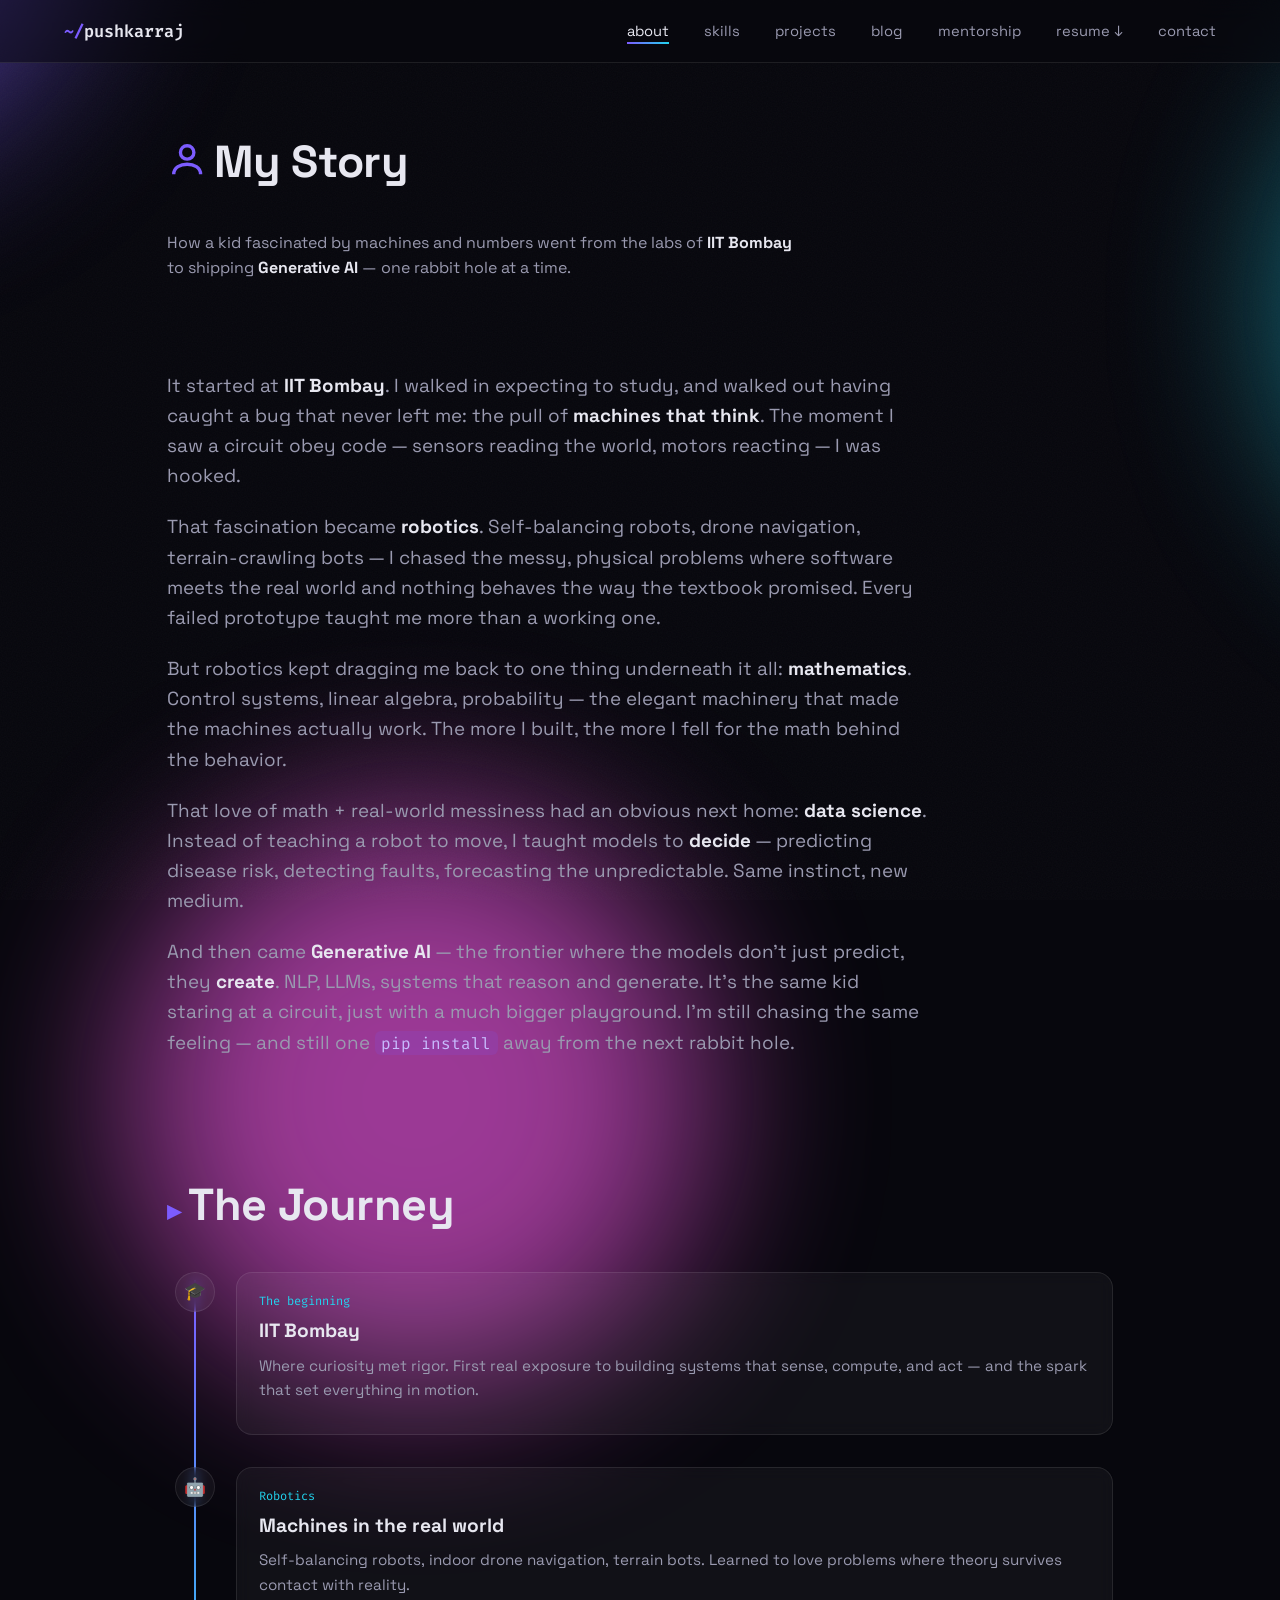
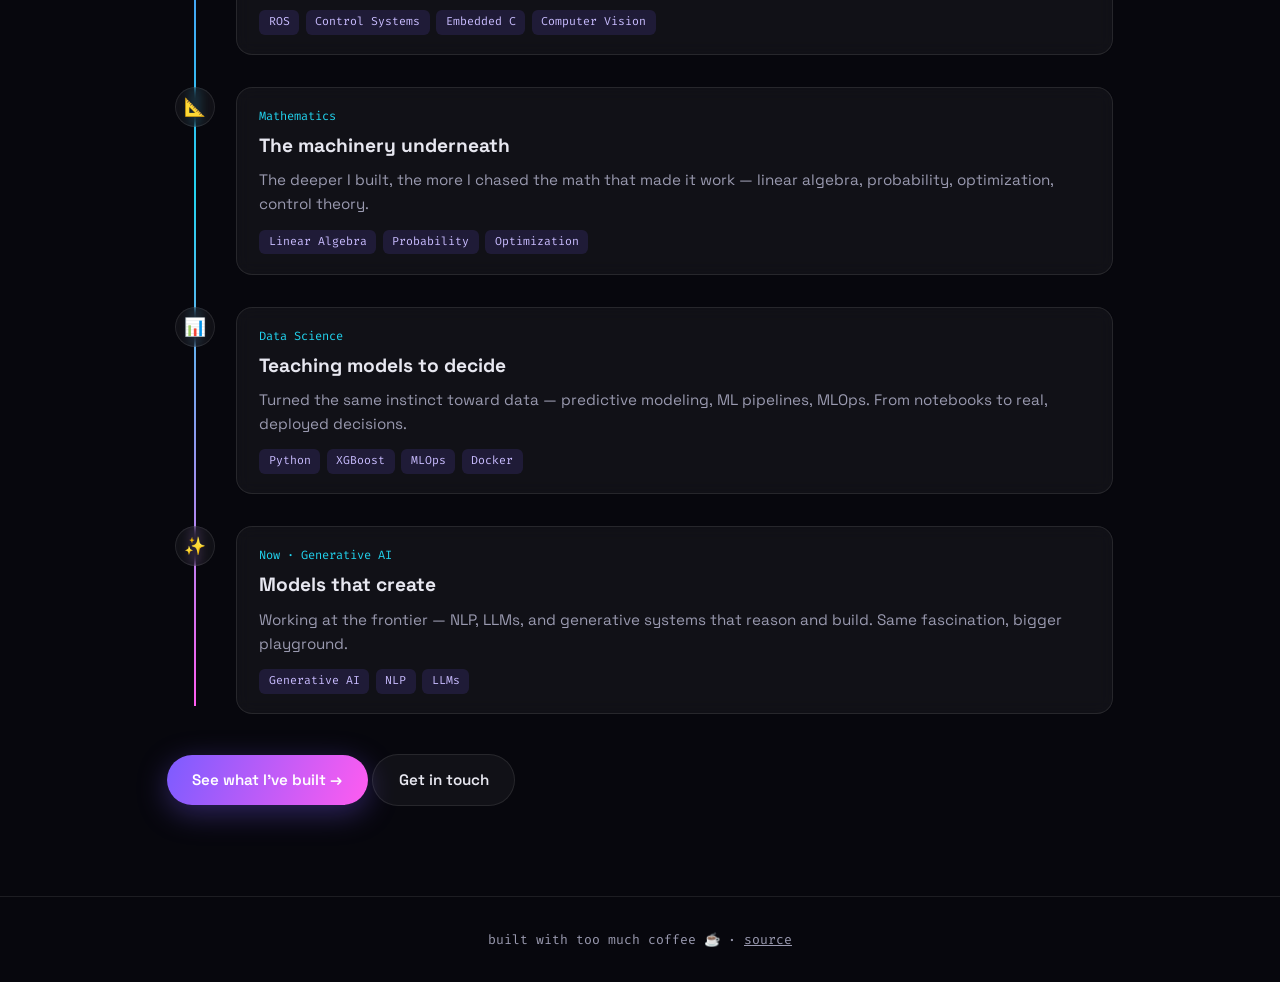
<file: about.html>
<!DOCTYPE html>
<html lang="en">
<head>
<meta charset="UTF-8" />
<meta name="viewport" content="width=device-width, initial-scale=1.0" />
<title>About — Pushkar Raj</title>
<meta name="description" content="Pushkar Raj's story — from IIT Bombay and robotics to mathematics, data science, and Generative AI." />
<link rel="preconnect" href="https://fonts.googleapis.com" />
<link rel="preconnect" href="https://fonts.gstatic.com" crossorigin />
<link href="https://fonts.googleapis.com/css2?family=Fira+Code:wght@400;600&family=Space+Grotesk:wght@400;500;600;700&display=swap" rel="stylesheet" />
<link rel="stylesheet" href="style.css" />
</head>
<body>
<div class="mesh"><span class="a"></span><span class="b"></span><span class="c"></span></div>
<div class="grain"></div>
<div class="glow" id="glow"></div>

<nav>
  <a class="logo" href="index.html"><b>~/</b>pushkarraj</a>
  <ul>
    <li><a href="about.html" class="active">about</a></li>
    <li><a href="index.html#skills">skills</a></li>
    <li><a href="projects.html">projects</a></li>
    <li><a href="blog.html">blog</a></li>
    <li><a href="mentorship.html">mentorship</a></li>
    <li><a href="Pushkar_Raj_resume.pdf" download>resume ↓</a></li>
    <li><a href="index.html#contact">contact</a></li>
  </ul>
</nav>

<section class="page-head">
  <h2 class="title"><svg class="tico" viewBox="0 0 24 24"><circle cx="12" cy="8" r="4"/><path d="M4 21c0-4 4-6 8-6s8 2 8 6"/></svg>My Story</h2>
  <p>How a kid fascinated by machines and numbers went from the labs of <b style="color:var(--fg)">IIT Bombay</b> to shipping <b style="color:var(--fg)">Generative AI</b> — one rabbit hole at a time.</p>
</section>

<section class="reveal" style="padding-top:0">
  <div class="story">
    <p>It started at <b>IIT Bombay</b>. I walked in expecting to study, and walked out having caught a bug that never left me: the pull of <b>machines that think</b>. The moment I saw a circuit obey code — sensors reading the world, motors reacting — I was hooked.</p>
    <p>That fascination became <b>robotics</b>. Self-balancing robots, drone navigation, terrain-crawling bots — I chased the messy, physical problems where software meets the real world and nothing behaves the way the textbook promised. Every failed prototype taught me more than a working one.</p>
    <p>But robotics kept dragging me back to one thing underneath it all: <b>mathematics</b>. Control systems, linear algebra, probability — the elegant machinery that made the machines actually work. The more I built, the more I fell for the math behind the behavior.</p>
    <p>That love of math + real-world messiness had an obvious next home: <b>data science</b>. Instead of teaching a robot to move, I taught models to <b>decide</b> — predicting disease risk, detecting faults, forecasting the unpredictable. Same instinct, new medium.</p>
    <p>And then came <b>Generative AI</b> — the frontier where the models don't just predict, they <b>create</b>. NLP, LLMs, systems that reason and generate. It's the same kid staring at a circuit, just with a much bigger playground. I'm still chasing the same feeling — and still one <code>pip install</code> away from the next rabbit hole.</p>
  </div>
</section>

<section class="reveal" id="journey" style="padding-top:0">
  <h2 class="title"><span>▸</span>The Journey</h2>
  <div class="timeline">
    <div class="tl-item">
      <div class="tl-dot">🎓</div>
      <div class="tl-body">
        <div class="tl-when">The beginning</div>
        <h3>IIT Bombay</h3>
        <p>Where curiosity met rigor. First real exposure to building systems that sense, compute, and act — and the spark that set everything in motion.</p>
      </div>
    </div>
    <div class="tl-item">
      <div class="tl-dot">🤖</div>
      <div class="tl-body">
        <div class="tl-when">Robotics</div>
        <h3>Machines in the real world</h3>
        <p>Self-balancing robots, indoor drone navigation, terrain bots. Learned to love problems where theory survives contact with reality.</p>
        <div class="stack"><span>ROS</span><span>Control Systems</span><span>Embedded C</span><span>Computer Vision</span></div>
      </div>
    </div>
    <div class="tl-item">
      <div class="tl-dot">📐</div>
      <div class="tl-body">
        <div class="tl-when">Mathematics</div>
        <h3>The machinery underneath</h3>
        <p>The deeper I built, the more I chased the math that made it work — linear algebra, probability, optimization, control theory.</p>
        <div class="stack"><span>Linear Algebra</span><span>Probability</span><span>Optimization</span></div>
      </div>
    </div>
    <div class="tl-item">
      <div class="tl-dot">📊</div>
      <div class="tl-body">
        <div class="tl-when">Data Science</div>
        <h3>Teaching models to decide</h3>
        <p>Turned the same instinct toward data — predictive modeling, ML pipelines, MLOps. From notebooks to real, deployed decisions.</p>
        <div class="stack"><span>Python</span><span>XGBoost</span><span>MLOps</span><span>Docker</span></div>
      </div>
    </div>
    <div class="tl-item">
      <div class="tl-dot">✨</div>
      <div class="tl-body">
        <div class="tl-when">Now · Generative AI</div>
        <h3>Models that create</h3>
        <p>Working at the frontier — NLP, LLMs, and generative systems that reason and build. Same fascination, bigger playground.</p>
        <div class="stack"><span>Generative AI</span><span>NLP</span><span>LLMs</span></div>
      </div>
    </div>
  </div>
  <div class="cta" style="margin-top:2.5rem">
    <a class="btn primary" href="projects.html">See what I've built →</a>
    <a class="btn ghost" href="index.html#contact">Get in touch</a>
  </div>
</section>

<footer>built with too much coffee ☕ · <a href="https://github.com/pushkarraj/pushkarraj.github.io" style="color:var(--muted)">source</a></footer>

<script>
// cursor glow
const glow=document.getElementById('glow');
addEventListener('mousemove',e=>{glow.style.opacity=1; glow.style.left=e.clientX+'px'; glow.style.top=e.clientY+'px';});
addEventListener('mouseleave',()=>glow.style.opacity=0);
// scroll reveal
const io=new IntersectionObserver(es=>es.forEach(e=>{
  if(e.isIntersecting){e.target.classList.add('in'); io.unobserve(e.target);}
}),{threshold:.12});
document.querySelectorAll('.reveal').forEach(s=>io.observe(s));
</script>
</body>
</html>
</file>
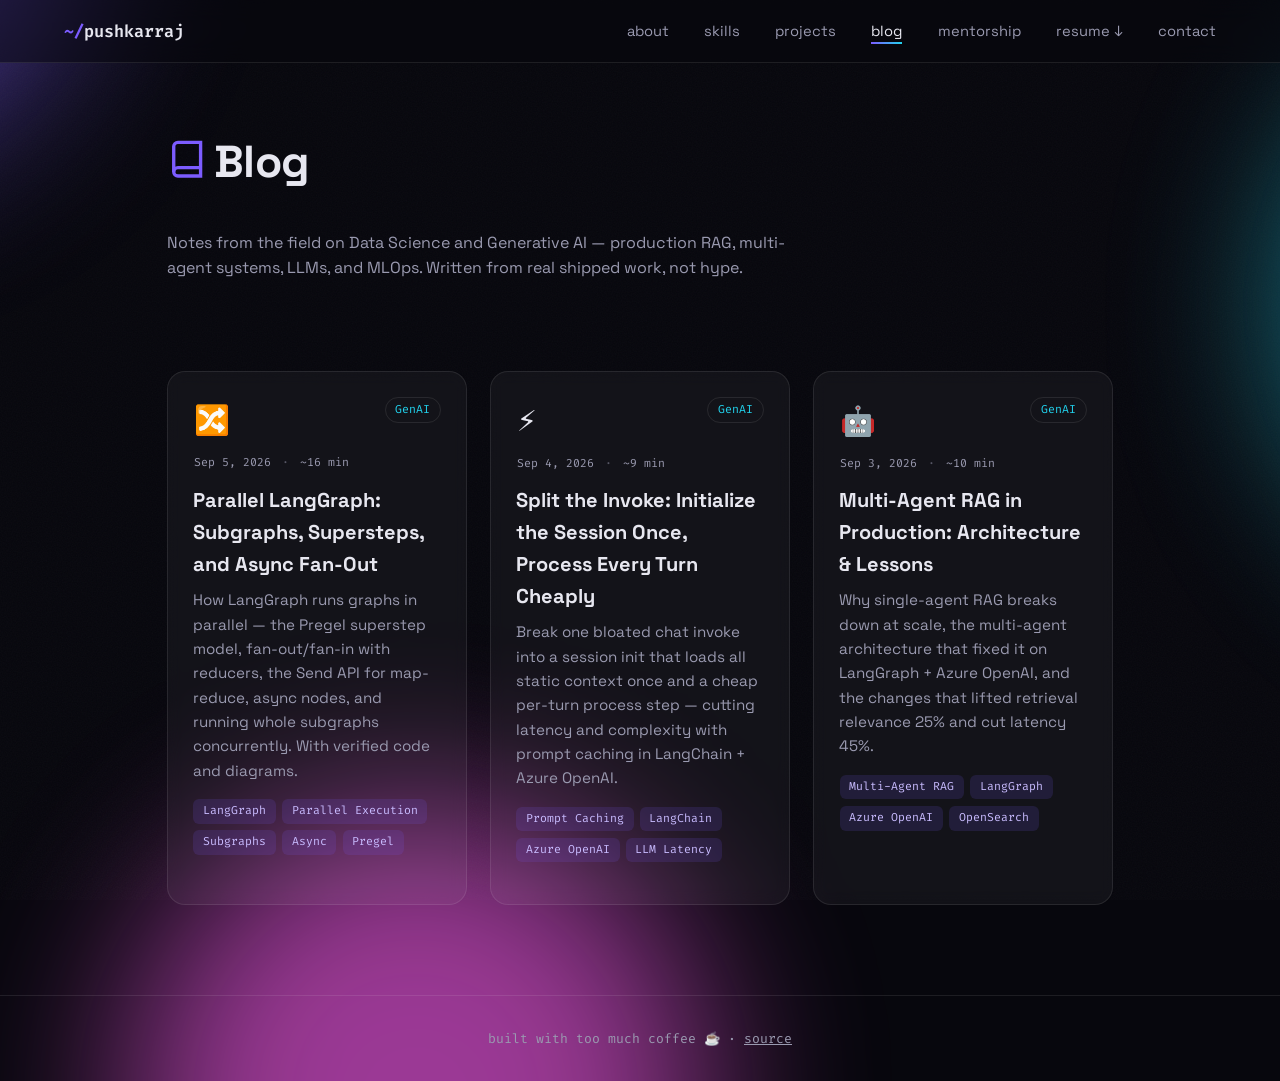
<file: blog.html>
<!DOCTYPE html>
<html lang="en">
<head>
<meta charset="UTF-8" />
<meta name="viewport" content="width=device-width, initial-scale=1.0" />
<title>Blog — Pushkar Raj</title>
<meta name="description" content="Writing on Data Science and Generative AI by Pushkar Raj — production RAG, multi-agent systems, LLMs, and MLOps, from real shipped work." />
<link rel="canonical" href="https://pushkarraj.github.io/blog.html" />
<meta property="og:type" content="website" />
<meta property="og:title" content="Blog — Pushkar Raj" />
<meta property="og:description" content="Writing on Data Science and Generative AI — production RAG, multi-agent systems, LLMs, and MLOps." />
<meta property="og:url" content="https://pushkarraj.github.io/blog.html" />
<meta property="og:image" content="https://github.com/pushkarraj.png" />
<link rel="preconnect" href="https://fonts.googleapis.com" />
<link rel="preconnect" href="https://fonts.gstatic.com" crossorigin />
<link href="https://fonts.googleapis.com/css2?family=Fira+Code:wght@400;600&family=Space+Grotesk:wght@400;500;600;700&display=swap" rel="stylesheet" />
<link rel="stylesheet" href="style.css" />
</head>
<body>
<div class="mesh"><span class="a"></span><span class="b"></span><span class="c"></span></div>
<div class="grain"></div>
<div class="glow" id="glow"></div>

<nav>
  <a class="logo" href="index.html"><b>~/</b>pushkarraj</a>
  <ul>
    <li><a href="about.html">about</a></li>
    <li><a href="index.html#skills">skills</a></li>
    <li><a href="projects.html">projects</a></li>
    <li><a href="blog.html" class="active">blog</a></li>
    <li><a href="mentorship.html">mentorship</a></li>
    <li><a href="Pushkar_Raj_resume.pdf" download>resume ↓</a></li>
    <li><a href="index.html#contact">contact</a></li>
  </ul>
</nav>

<section class="page-head">
  <h2 class="title"><svg class="tico" viewBox="0 0 24 24"><path d="M4 19.5A2.5 2.5 0 0 1 6.5 17H20"/><path d="M6.5 2H20v20H6.5A2.5 2.5 0 0 1 4 19.5v-15A2.5 2.5 0 0 1 6.5 2z"/></svg>Blog</h2>
  <p>Notes from the field on Data Science and Generative AI — production RAG, multi-agent systems, LLMs, and MLOps. Written from real shipped work, not hype.</p>
</section>

<section class="reveal" style="padding-top:0">
  <div class="cards" id="posts">

    <a class="card post-card" href="blog/langgraph-parallel-subgraphs.html">
      <div class="top">
        <div class="emoji">🔀</div>
        <div class="year">GenAI</div>
      </div>
      <div class="post-meta-row">
        <span>Sep 5, 2026</span><span class="dot">·</span><span>~16 min</span>
      </div>
      <h3>Parallel LangGraph: Subgraphs, Supersteps, and Async Fan-Out</h3>
      <p>How LangGraph runs graphs in parallel — the Pregel superstep model, fan-out/fan-in with reducers, the Send API for map-reduce, async nodes, and running whole subgraphs concurrently. With verified code and diagrams.</p>
      <div class="stack"><span>LangGraph</span><span>Parallel Execution</span><span>Subgraphs</span><span>Async</span><span>Pregel</span></div>
    </a>

    <a class="card post-card" href="blog/two-phase-chat-invoke.html">
      <div class="top">
        <div class="emoji">⚡</div>
        <div class="year">GenAI</div>
      </div>
      <div class="post-meta-row">
        <span>Sep 4, 2026</span><span class="dot">·</span><span>~9 min</span>
      </div>
      <h3>Split the Invoke: Initialize the Session Once, Process Every Turn Cheaply</h3>
      <p>Break one bloated chat invoke into a session init that loads all static context once and a cheap per-turn process step — cutting latency and complexity with prompt caching in LangChain + Azure OpenAI.</p>
      <div class="stack"><span>Prompt Caching</span><span>LangChain</span><span>Azure OpenAI</span><span>LLM Latency</span></div>
    </a>

    <a class="card post-card" href="blog/multi-agent-rag-production.html">
      <div class="top">
        <div class="emoji">🤖</div>
        <div class="year">GenAI</div>
      </div>
      <div class="post-meta-row">
        <span>Sep 3, 2026</span><span class="dot">·</span><span>~10 min</span>
      </div>
      <h3>Multi-Agent RAG in Production: Architecture &amp; Lessons</h3>
      <p>Why single-agent RAG breaks down at scale, the multi-agent architecture that fixed it on LangGraph + Azure OpenAI, and the changes that lifted retrieval relevance 25% and cut latency 45%.</p>
      <div class="stack"><span>Multi-Agent RAG</span><span>LangGraph</span><span>Azure OpenAI</span><span>OpenSearch</span></div>
    </a>

  </div>
</section>

<footer>built with too much coffee ☕ · <a href="https://github.com/pushkarraj/pushkarraj.github.io" style="color:var(--muted)">source</a></footer>

<script>
// cursor glow + card tilt
const glow=document.getElementById('glow');
addEventListener('mousemove',e=>{glow.style.opacity=1; glow.style.left=e.clientX+'px'; glow.style.top=e.clientY+'px';});
addEventListener('mouseleave',()=>glow.style.opacity=0);
document.body.addEventListener('mousemove',e=>{
  const c=e.target.closest('.card'); if(!c)return;
  const r=c.getBoundingClientRect();
  c.style.setProperty('--mx',(e.clientX-r.left)+'px');
  c.style.setProperty('--my',(e.clientY-r.top)+'px');
});
// scroll reveal
const io=new IntersectionObserver(es=>es.forEach(e=>{
  if(e.isIntersecting){e.target.classList.add('in'); io.unobserve(e.target);}
}),{threshold:.08});
document.querySelectorAll('.reveal').forEach(s=>io.observe(s));
</script>
</body>
</html>
</file>
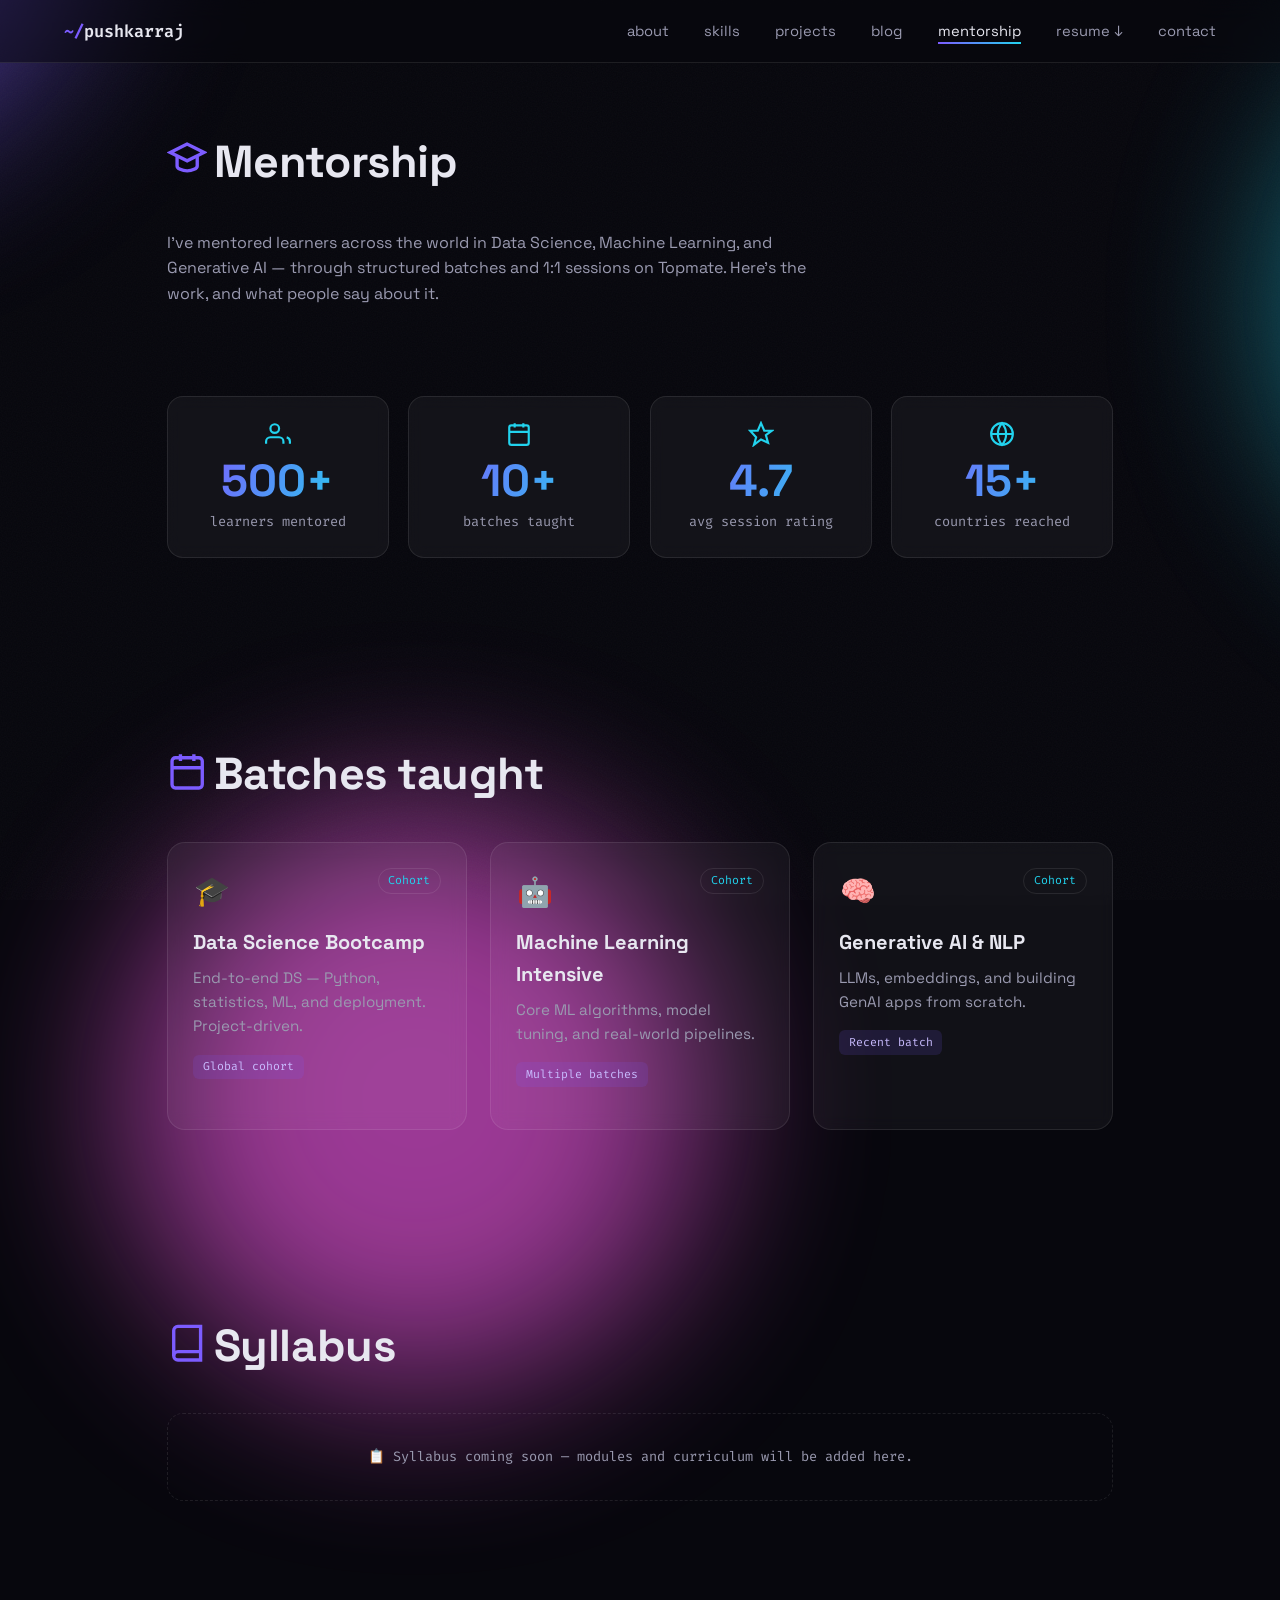
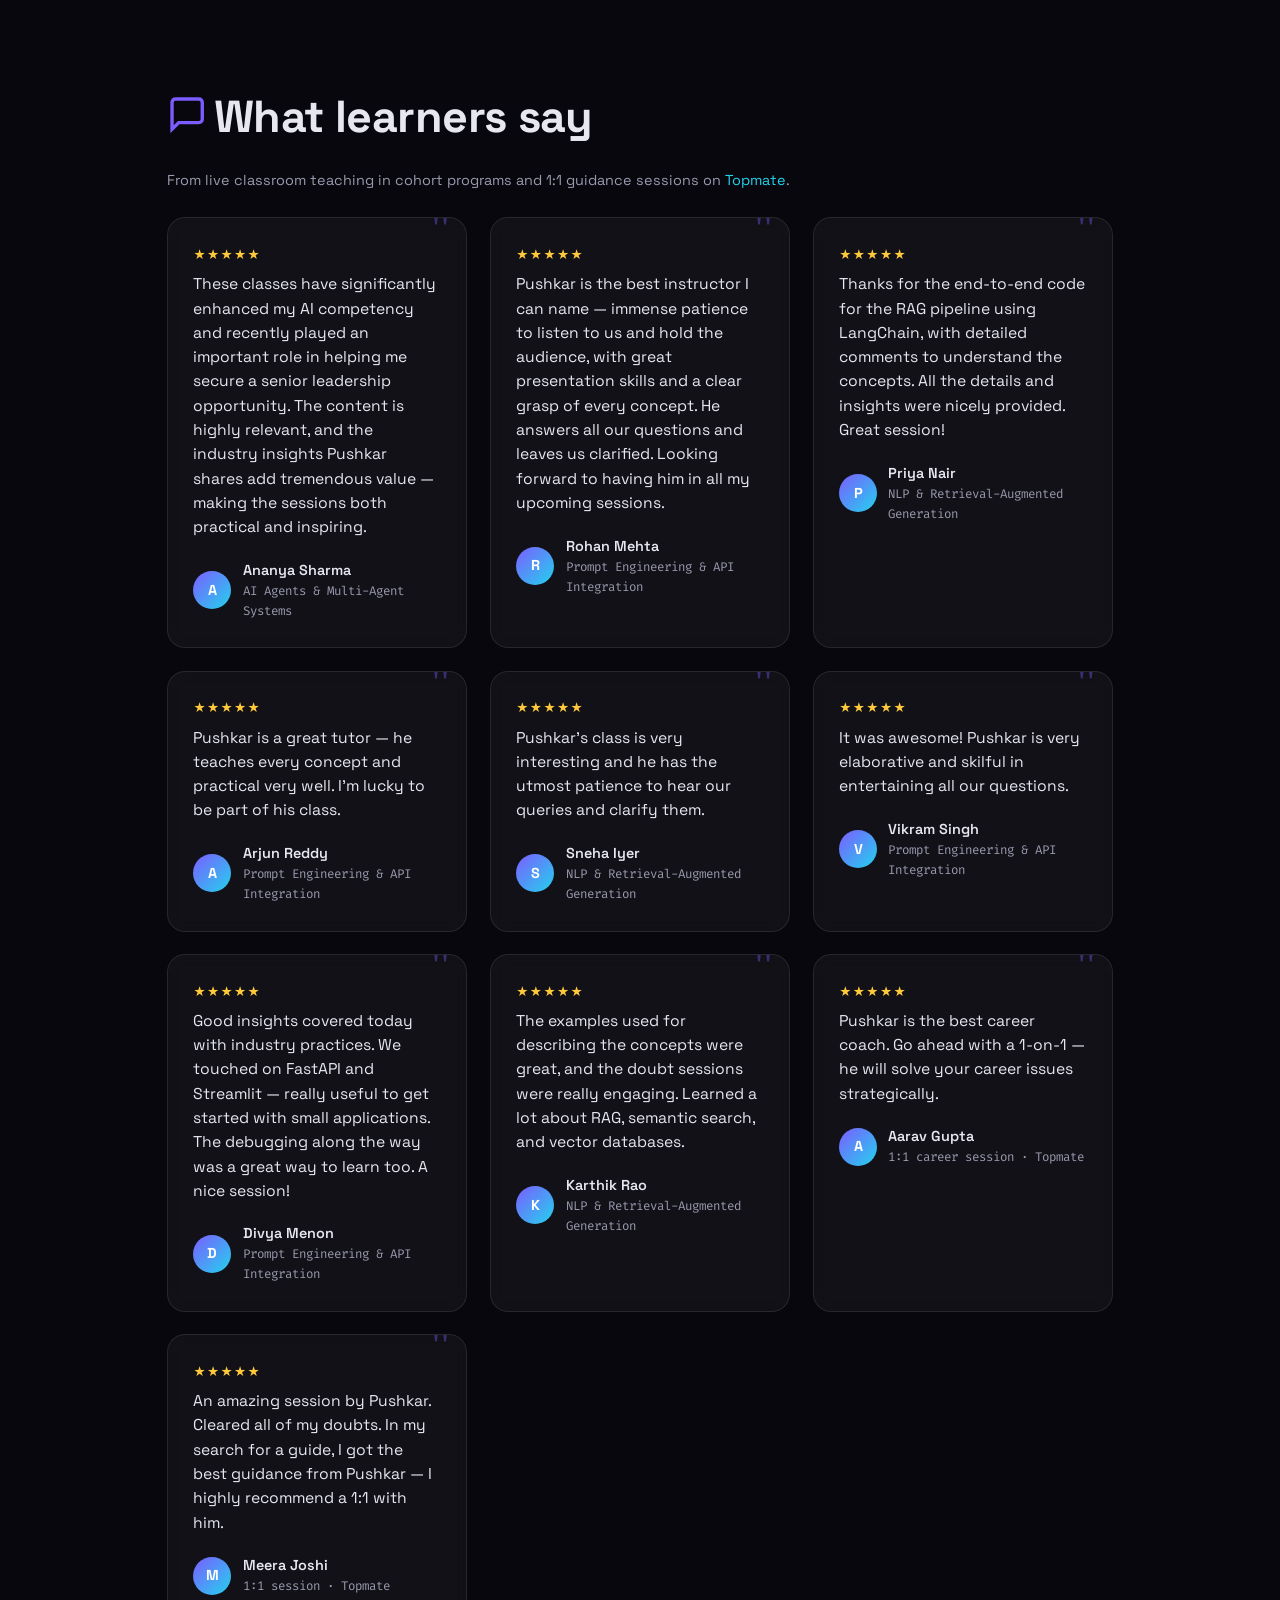
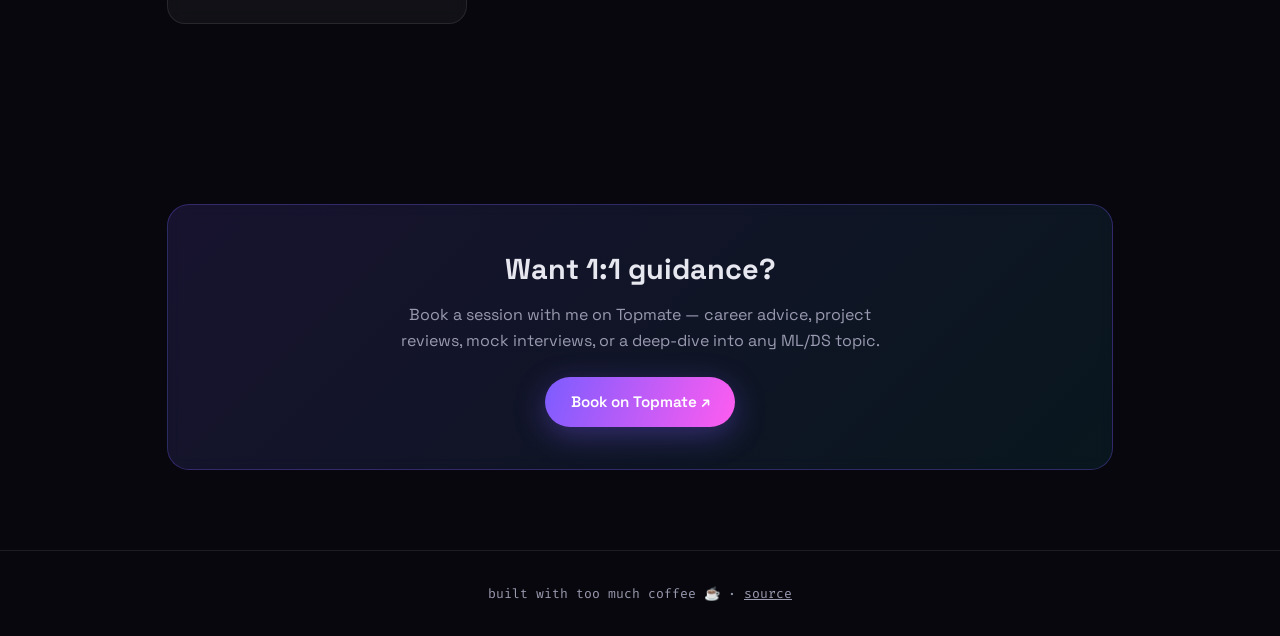
<file: mentorship.html>
<!DOCTYPE html>
<html lang="en">
<head>
<meta charset="UTF-8" />
<meta name="viewport" content="width=device-width, initial-scale=1.0" />
<title>Mentorship — Pushkar Raj</title>
<meta name="description" content="1:1 Data Science & ML mentorship by Pushkar Raj — batches taught worldwide, Topmate sessions, and learner testimonials." />
<link rel="preconnect" href="https://fonts.googleapis.com" />
<link rel="preconnect" href="https://fonts.gstatic.com" crossorigin />
<link href="https://fonts.googleapis.com/css2?family=Fira+Code:wght@400;600&family=Space+Grotesk:wght@400;500;600;700&display=swap" rel="stylesheet" />
<link rel="stylesheet" href="style.css" />
<style>
.quote{background:var(--card); border:1px solid var(--border); border-radius:18px; padding:1.6rem; backdrop-filter:blur(8px); position:relative}
.quote .mark{font-size:3rem; line-height:.6; color:var(--violet); opacity:.4; font-family:Georgia,serif}
.quote p{color:var(--fg); font-size:.98rem; margin:.4rem 0 1.2rem}
.quote .who{display:flex; align-items:center; gap:.7rem}
.quote .who .av{width:38px; height:38px; border-radius:50%; background:linear-gradient(135deg,var(--violet),var(--cyan)); display:grid; place-items:center; font-weight:700; color:#fff; font-size:.9rem}
.quote .who .nm{font-weight:600; font-size:.9rem}
.quote .who .rl{color:var(--muted); font-size:.78rem; font-family:'Fira Code',monospace}
.quote .stars{color:#ffc93c; font-size:.85rem; margin-bottom:.3rem}
.empty{border:1px dashed var(--border); border-radius:16px; padding:2rem; text-align:center; color:var(--muted); font-family:'Fira Code',monospace; font-size:.85rem}
.cta-box{background:linear-gradient(135deg,rgba(124,92,255,.14),rgba(34,211,238,.08)); border:1px solid rgba(124,92,255,.3); border-radius:22px; padding:clamp(1.6rem,4vw,2.6rem); text-align:center}
.cta-box h3{font-size:clamp(1.3rem,3vw,1.8rem); margin-bottom:.6rem}
.cta-box p{color:var(--muted); margin-bottom:1.5rem; max-width:520px; margin-inline:auto}
</style>
</head>
<body>
<div class="mesh"><span class="a"></span><span class="b"></span><span class="c"></span></div>
<div class="grain"></div>
<div class="glow" id="glow"></div>

<nav>
  <a class="logo" href="index.html"><b>~/</b>pushkarraj</a>
  <ul>
    <li><a href="about.html">about</a></li>
    <li><a href="index.html#skills">skills</a></li>
    <li><a href="projects.html">projects</a></li>
    <li><a href="blog.html">blog</a></li>
    <li><a href="mentorship.html" class="active">mentorship</a></li>
    <li><a href="Pushkar_Raj_resume.pdf" download>resume ↓</a></li>
    <li><a href="index.html#contact">contact</a></li>
  </ul>
</nav>

<section class="page-head">
  <h2 class="title"><svg class="tico" viewBox="0 0 24 24"><path d="M12 3L2 8l10 5 10-5-10-5z"/><path d="M6 10.5V16c0 1.5 3 3 6 3s6-1.5 6-3v-5.5"/></svg>Mentorship</h2>
  <p>I've mentored learners across the world in Data Science, Machine Learning, and Generative AI — through structured batches and 1:1 sessions on Topmate. Here's the work, and what people say about it.</p>
</section>

<!-- stats -->
<section style="padding-top:0">
  <div class="stats">
    <div class="stat">
      <svg class="ico" viewBox="0 0 24 24"><path d="M17 21v-2a4 4 0 0 0-4-4H5a4 4 0 0 0-4 4v2"/><circle cx="9" cy="7" r="4"/><path d="M23 21v-2a4 4 0 0 0-3-3.87"/></svg>
      <div class="num" data-count="500" data-suffix="+">0</div><div class="lbl">learners mentored</div>
    </div>
    <div class="stat">
      <svg class="ico" viewBox="0 0 24 24"><rect x="3" y="4" width="18" height="18" rx="2"/><path d="M16 2v4M8 2v4M3 10h18"/></svg>
      <div class="num" data-count="10" data-suffix="+">0</div><div class="lbl">batches taught</div>
    </div>
    <div class="stat">
      <svg class="ico" viewBox="0 0 24 24"><path d="M12 2l3 7h7l-5.5 4 2 7L12 17l-6.5 5 2-7L2 9h7z"/></svg>
      <div class="num" data-count="4" data-suffix=".7">0</div><div class="lbl">avg session rating</div>
    </div>
    <div class="stat">
      <svg class="ico" viewBox="0 0 24 24"><circle cx="12" cy="12" r="10"/><path d="M2 12h20M12 2a15 15 0 0 1 0 20 15 15 0 0 1 0-20z"/></svg>
      <div class="num" data-count="15" data-suffix="+">0</div><div class="lbl">countries reached</div>
    </div>
  </div>
</section>

<!-- batches -->
<section class="reveal">
  <h2 class="title"><svg class="tico" viewBox="0 0 24 24"><rect x="3" y="4" width="18" height="18" rx="2"/><path d="M16 2v4M8 2v4M3 10h18"/></svg>Batches taught</h2>
  <div class="cards" id="batches"></div>
</section>

<!-- syllabus -->
<section class="reveal">
  <h2 class="title"><svg class="tico" viewBox="0 0 24 24"><path d="M4 19.5A2.5 2.5 0 0 1 6.5 17H20"/><path d="M6.5 2H20v20H6.5A2.5 2.5 0 0 1 4 19.5v-15A2.5 2.5 0 0 1 6.5 2z"/></svg>Syllabus</h2>
  <div class="empty" id="syllabus">📋 Syllabus coming soon — modules and curriculum will be added here.</div>
</section>

<!-- testimonials -->
<section class="reveal">
  <h2 class="title"><svg class="tico" viewBox="0 0 24 24"><path d="M21 15a2 2 0 0 1-2 2H7l-4 4V5a2 2 0 0 1 2-2h14a2 2 0 0 1 2 2z"/></svg>What learners say</h2>
  <p class="src-note">From live classroom teaching in cohort programs and 1:1 guidance sessions on <a href="https://topmate.io/pushkar10" target="_blank" rel="noreferrer">Topmate</a>.</p>
  <div class="cards" id="testimonials"></div>
</section>

<!-- topmate CTA -->
<section class="reveal" style="padding-bottom:5rem">
  <div class="cta-box">
    <h3>Want 1:1 guidance?</h3>
    <p>Book a session with me on Topmate — career advice, project reviews, mock interviews, or a deep-dive into any ML/DS topic.</p>
    <a class="btn primary" href="https://topmate.io/pushkar10" target="_blank" rel="noreferrer">Book on Topmate ↗</a>
  </div>
</section>

<footer>built with too much coffee ☕ · <a href="https://github.com/pushkarraj/pushkarraj.github.io" style="color:var(--muted)">source</a></footer>

<script>
// batches — placeholder structure, edit freely
const batches=[
  {e:"🎓",tag:"Cohort",t:"Data Science Bootcamp",d:"End-to-end DS — Python, statistics, ML, and deployment. Project-driven.",meta:"Global cohort"},
  {e:"🤖",tag:"Cohort",t:"Machine Learning Intensive",d:"Core ML algorithms, model tuning, and real-world pipelines.",meta:"Multiple batches"},
  {e:"🧠",tag:"Cohort",t:"Generative AI & NLP",d:"LLMs, embeddings, and building GenAI apps from scratch.",meta:"Recent batch"}
];
document.getElementById('batches').innerHTML=batches.map(b=>
  `<div class="card"><div class="top"><div class="emoji">${b.e}</div><div class="year">${b.tag}</div></div>
   <h3>${b.t}</h3><p>${b.d}</p>
   <div class="stack"><span>${b.meta}</span></div></div>`).join('');

// testimonials — real learner feedback from live cohorts & Topmate
const testimonials=[
  {name:"Ananya Sharma", role:"AI Agents & Multi-Agent Systems", stars:5, text:"These classes have significantly enhanced my AI competency and recently played an important role in helping me secure a senior leadership opportunity. The content is highly relevant, and the industry insights Pushkar shares add tremendous value — making the sessions both practical and inspiring."},
  {name:"Rohan Mehta", role:"Prompt Engineering & API Integration", stars:5, text:"Pushkar is the best instructor I can name — immense patience to listen to us and hold the audience, with great presentation skills and a clear grasp of every concept. He answers all our questions and leaves us clarified. Looking forward to having him in all my upcoming sessions."},
  {name:"Priya Nair", role:"NLP & Retrieval-Augmented Generation", stars:5, text:"Thanks for the end-to-end code for the RAG pipeline using LangChain, with detailed comments to understand the concepts. All the details and insights were nicely provided. Great session!"},
  {name:"Arjun Reddy", role:"Prompt Engineering & API Integration", stars:5, text:"Pushkar is a great tutor — he teaches every concept and practical very well. I'm lucky to be part of his class."},
  {name:"Sneha Iyer", role:"NLP & Retrieval-Augmented Generation", stars:5, text:"Pushkar's class is very interesting and he has the utmost patience to hear our queries and clarify them."},
  {name:"Vikram Singh", role:"Prompt Engineering & API Integration", stars:5, text:"It was awesome! Pushkar is very elaborative and skilful in entertaining all our questions."},
  {name:"Divya Menon", role:"Prompt Engineering & API Integration", stars:5, text:"Good insights covered today with industry practices. We touched on FastAPI and Streamlit — really useful to get started with small applications. The debugging along the way was a great way to learn too. A nice session!"},
  {name:"Karthik Rao", role:"NLP & Retrieval-Augmented Generation", stars:5, text:"The examples used for describing the concepts were great, and the doubt sessions were really engaging. Learned a lot about RAG, semantic search, and vector databases."},
  {name:"Aarav Gupta", role:"1:1 career session · Topmate", stars:5, text:"Pushkar is the best career coach. Go ahead with a 1-on-1 — he will solve your career issues strategically."},
  {name:"Meera Joshi", role:"1:1 session · Topmate", stars:5, text:"An amazing session by Pushkar. Cleared all of my doubts. In my search for a guide, I got the best guidance from Pushkar — I highly recommend a 1:1 with him."}
];
const tEl=document.getElementById('testimonials');
if(testimonials.length){
  tEl.innerHTML=testimonials.map(t=>
    `<div class="quote"><div class="mark">"</div>
     <div class="stars">${"★".repeat(t.stars)}${"☆".repeat(5-t.stars)}</div>
     <p>${t.text}</p>
     <div class="who"><div class="av">${t.name.trim()[0]||"?"}</div>
       <div><div class="nm">${t.name}</div><div class="rl">${t.role||""}</div></div></div></div>`).join('');
}else{
  tEl.innerHTML=`<div class="empty" style="grid-column:1/-1">⭐ Testimonials coming soon — real reviews from Topmate &amp; learners will appear here.</div>`;
}

// count-up + reveal
function countUp(el){
  const raw=el.dataset.count, end=+raw, suf=el.dataset.suffix||''; let t0=null;
  requestAnimationFrame(function step(t){
    if(!t0)t0=t; const p=Math.min((t-t0)/900,1);
    el.textContent=Math.round(p*end)+(p===1?suf:'');
    if(p<1)requestAnimationFrame(step);
  });
}
const io=new IntersectionObserver(es=>es.forEach(e=>{
  if(e.isIntersecting){e.target.classList.add('in');
    e.target.querySelectorAll('.num[data-count]').forEach(countUp);
    io.unobserve(e.target);}
}),{threshold:.15});
document.querySelectorAll('.reveal').forEach(s=>io.observe(s));
document.querySelectorAll('.stats .num[data-count]').forEach(countUp);

// cursor glow
const glow=document.getElementById('glow');
addEventListener('mousemove',e=>{glow.style.opacity=1; glow.style.left=e.clientX+'px'; glow.style.top=e.clientY+'px';});
addEventListener('mouseleave',()=>glow.style.opacity=0);
</script>
</body>
</html>
</file>
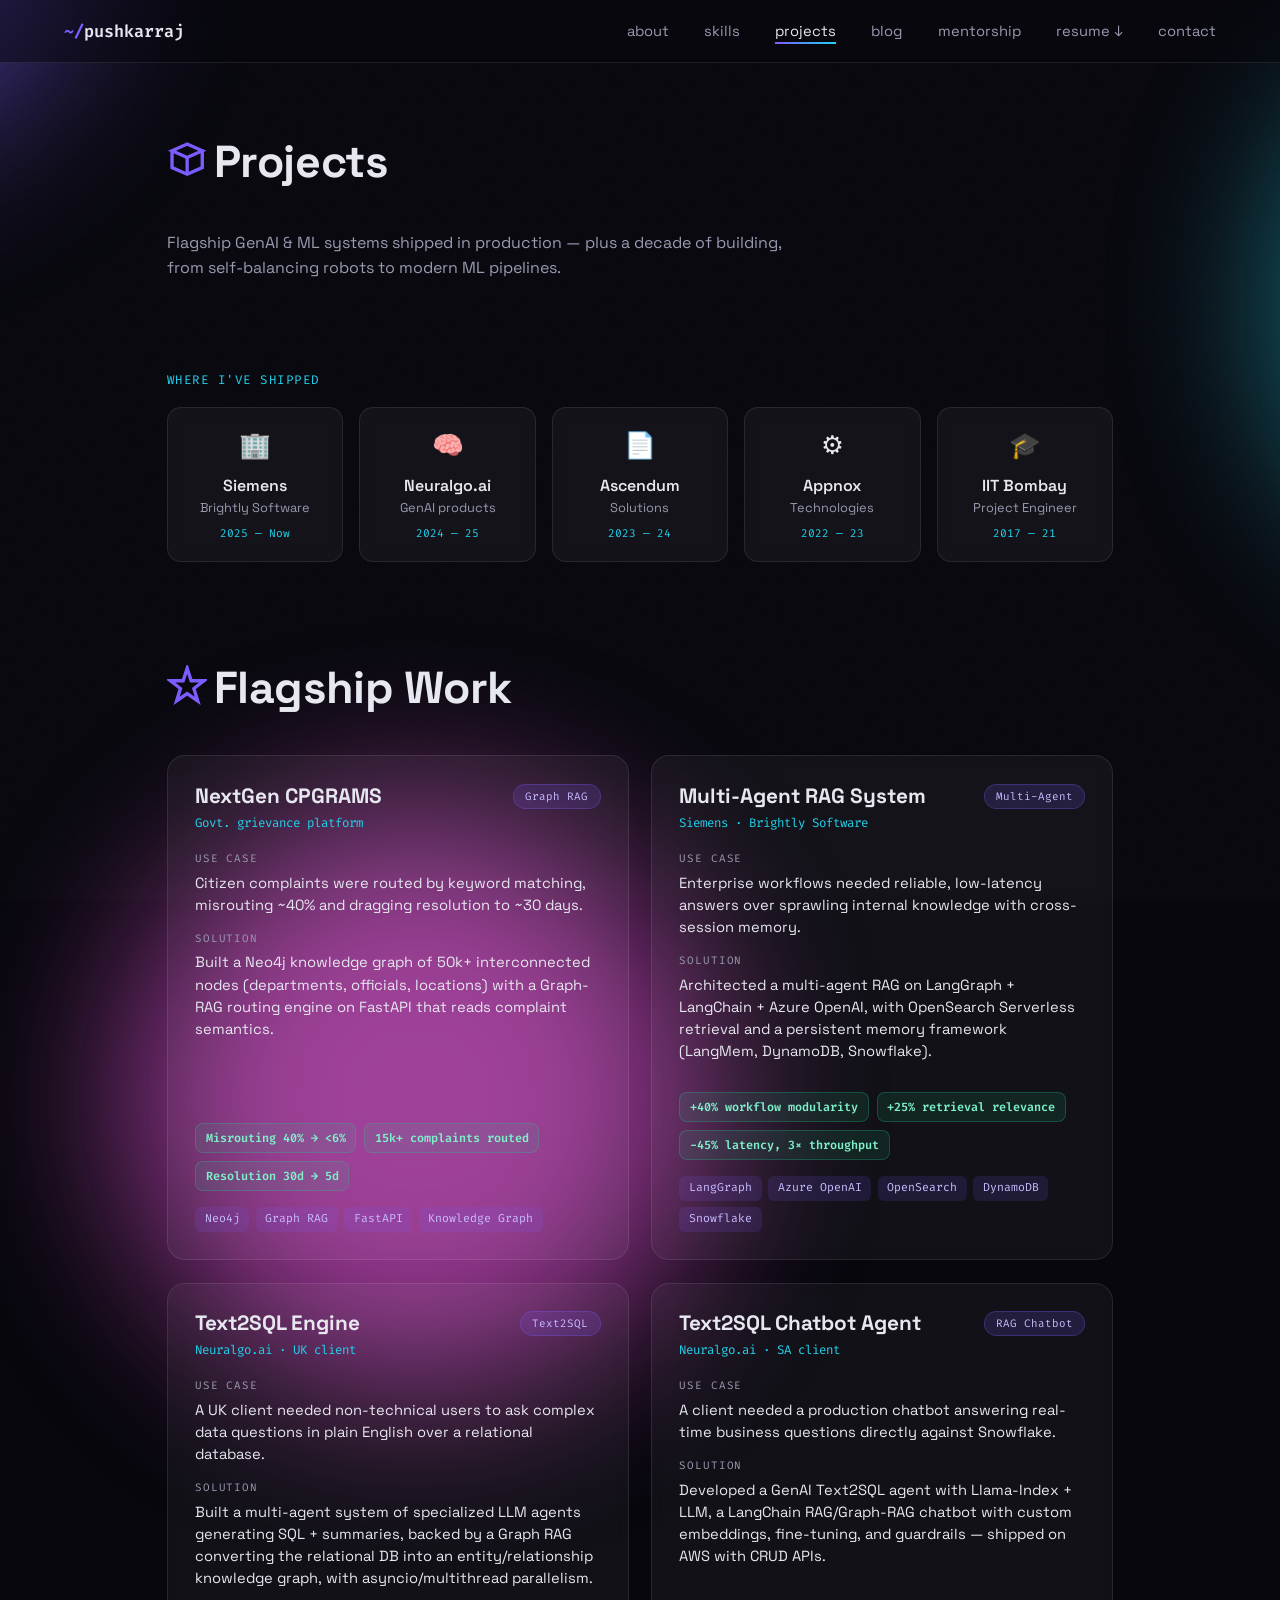
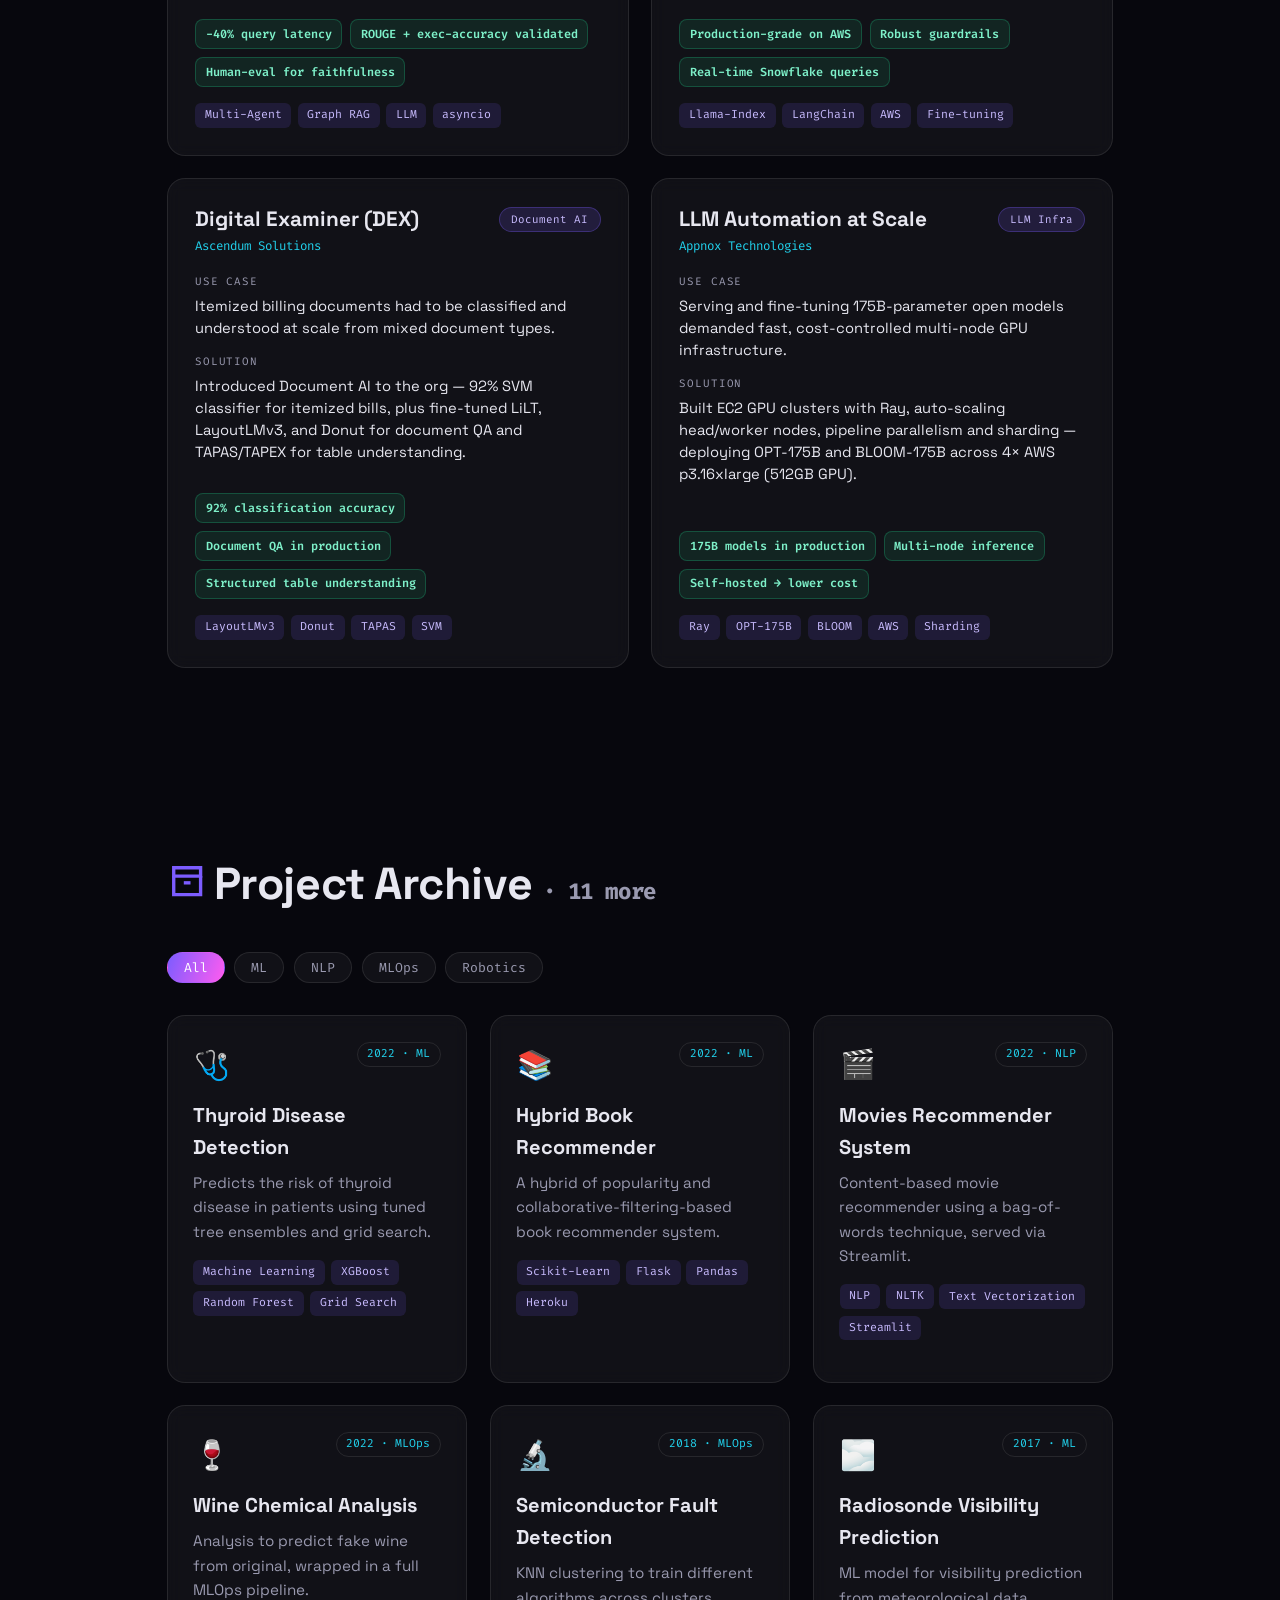
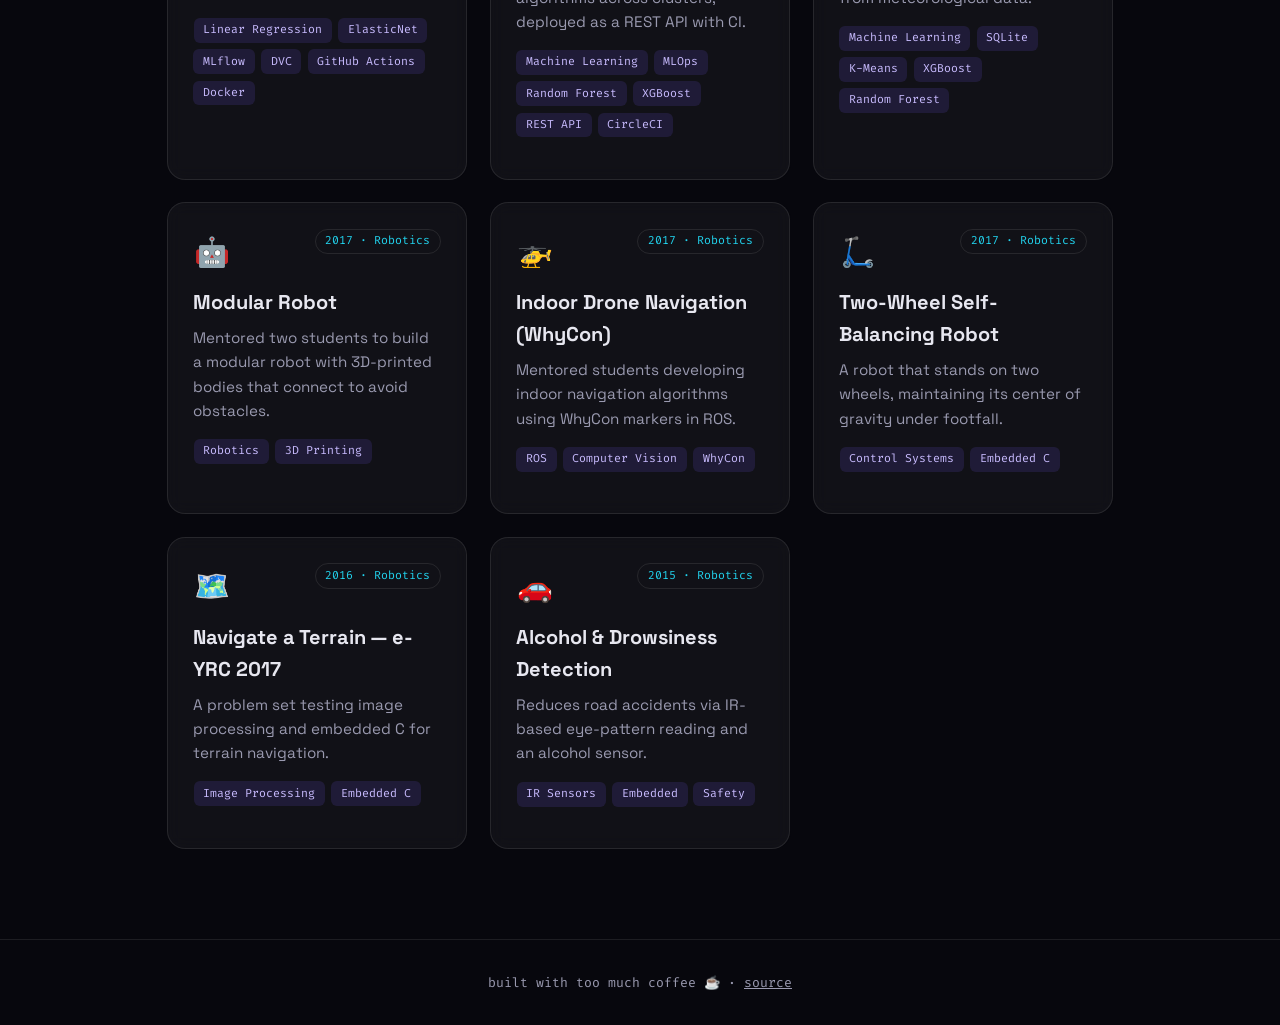
<file: projects.html>
<!DOCTYPE html>
<html lang="en">
<head>
<meta charset="UTF-8" />
<meta name="viewport" content="width=device-width, initial-scale=1.0" />
<title>Projects — Pushkar Raj</title>
<meta name="description" content="Flagship GenAI & ML work by Pushkar Raj — multi-agent RAG, Text2SQL, Graph RAG, and document AI shipped at Siemens, Neuralgo, Ascendum, and Appnox." />
<link rel="preconnect" href="https://fonts.googleapis.com" />
<link rel="preconnect" href="https://fonts.gstatic.com" crossorigin />
<link href="https://fonts.googleapis.com/css2?family=Fira+Code:wght@400;600&family=Space+Grotesk:wght@400;500;600;700&display=swap" rel="stylesheet" />
<link rel="stylesheet" href="style.css" />
</head>
<body>
<div class="mesh"><span class="a"></span><span class="b"></span><span class="c"></span></div>
<div class="grain"></div>
<div class="glow" id="glow"></div>

<nav>
  <a class="logo" href="index.html"><b>~/</b>pushkarraj</a>
  <ul>
    <li><a href="about.html">about</a></li>
    <li><a href="index.html#skills">skills</a></li>
    <li><a href="projects.html" class="active">projects</a></li>
    <li><a href="blog.html">blog</a></li>
    <li><a href="mentorship.html">mentorship</a></li>
    <li><a href="Pushkar_Raj_resume.pdf" download>resume ↓</a></li>
    <li><a href="index.html#contact">contact</a></li>
  </ul>
</nav>

<section class="page-head">
  <h2 class="title"><svg class="tico" viewBox="0 0 24 24"><path d="M3 7l9-4 9 4-9 4-9-4z"/><path d="M3 7v10l9 4 9-4V7"/><path d="M12 11v10"/></svg>Projects</h2>
  <p>Flagship GenAI &amp; ML systems shipped in production — plus a decade of building, from self-balancing robots to modern ML pipelines.</p>
</section>

<!-- companies -->
<section class="reveal" style="padding-top:0">
  <div class="eyebrow">Where I've shipped</div>
  <div class="company-row" id="companies"></div>
</section>

<!-- flagship -->
<section class="reveal" id="flagship" style="padding-top:0">
  <h2 class="title"><svg class="tico" viewBox="0 0 24 24"><path d="M12 2l2.4 7.4H22l-6 4.6 2.3 7.4L12 17l-6.3 4.4L8 14 2 9.4h7.6z"/></svg>Flagship Work</h2>
  <div class="flagrid" id="flagship-cards"></div>
</section>

<!-- full archive -->
<section class="reveal" id="archive">
  <h2 class="title"><svg class="tico" viewBox="0 0 24 24"><path d="M4 4h16v5H4z"/><path d="M4 9v11h16V9"/><path d="M10 13h4"/></svg>Project Archive <span id="count" style="-webkit-text-fill-color:var(--muted);color:var(--muted);font-size:.5em;font-family:'Fira Code',monospace"></span></h2>
  <div class="filters" id="filters"></div>
  <div class="cards" id="cards"></div>
</section>

<footer>built with too much coffee ☕ · <a href="https://github.com/pushkarraj/pushkarraj.github.io" style="color:var(--muted)">source</a></footer>

<script>
// ---- companies ----
const companies=[
  {n:"Siemens",sub:"Brightly Software",yr:"2025 — Now",e:"🏢"},
  {n:"Neuralgo.ai",sub:"GenAI products",yr:"2024 — 25",e:"🧠"},
  {n:"Ascendum",sub:"Solutions",yr:"2023 — 24",e:"📄"},
  {n:"Appnox",sub:"Technologies",yr:"2022 — 23",e:"⚙️"},
  {n:"IIT Bombay",sub:"Project Engineer",yr:"2017 — 21",e:"🎓"}
];
document.getElementById('companies').innerHTML=companies.map(c=>
  `<div class="company"><div class="c-emoji">${c.e}</div>
   <div class="c-name">${c.n}</div><div class="c-sub">${c.sub}</div><div class="c-yr">${c.yr}</div></div>`).join('');

// ---- flagship (from resume — use case / solution / impact) ----
const flagship=[
  {t:"NextGen CPGRAMS",co:"Govt. grievance platform",tag:"Graph RAG",
   use:"Citizen complaints were routed by keyword matching, misrouting ~40% and dragging resolution to ~30 days.",
   sol:"Built a Neo4j knowledge graph of 50k+ interconnected nodes (departments, officials, locations) with a Graph-RAG routing engine on FastAPI that reads complaint semantics.",
   impact:["Misrouting 40% → <6%","15k+ complaints routed","Resolution 30d → 5d"],
   s:["Neo4j","Graph RAG","FastAPI","Knowledge Graph"]},
  {t:"Multi-Agent RAG System",co:"Siemens · Brightly Software",tag:"Multi-Agent",
   use:"Enterprise workflows needed reliable, low-latency answers over sprawling internal knowledge with cross-session memory.",
   sol:"Architected a multi-agent RAG on LangGraph + LangChain + Azure OpenAI, with OpenSearch Serverless retrieval and a persistent memory framework (LangMem, DynamoDB, Snowflake).",
   impact:["+40% workflow modularity","+25% retrieval relevance","−45% latency, 3× throughput"],
   s:["LangGraph","Azure OpenAI","OpenSearch","DynamoDB","Snowflake"]},
  {t:"Text2SQL Engine",co:"Neuralgo.ai · UK client",tag:"Text2SQL",
   use:"A UK client needed non-technical users to ask complex data questions in plain English over a relational database.",
   sol:"Built a multi-agent system of specialized LLM agents generating SQL + summaries, backed by a Graph RAG converting the relational DB into an entity/relationship knowledge graph, with asyncio/multithread parallelism.",
   impact:["−40% query latency","ROUGE + exec-accuracy validated","Human-eval for faithfulness"],
   s:["Multi-Agent","Graph RAG","LLM","asyncio"]},
  {t:"Text2SQL Chatbot Agent",co:"Neuralgo.ai · SA client",tag:"RAG Chatbot",
   use:"A client needed a production chatbot answering real-time business questions directly against Snowflake.",
   sol:"Developed a GenAI Text2SQL agent with Llama-Index + LLM, a LangChain RAG/Graph-RAG chatbot with custom embeddings, fine-tuning, and guardrails — shipped on AWS with CRUD APIs.",
   impact:["Production-grade on AWS","Robust guardrails","Real-time Snowflake queries"],
   s:["Llama-Index","LangChain","AWS","Fine-tuning"]},
  {t:"Digital Examiner (DEX)",co:"Ascendum Solutions",tag:"Document AI",
   use:"Itemized billing documents had to be classified and understood at scale from mixed document types.",
   sol:"Introduced Document AI to the org — 92% SVM classifier for itemized bills, plus fine-tuned LiLT, LayoutLMv3, and Donut for document QA and TAPAS/TAPEX for table understanding.",
   impact:["92% classification accuracy","Document QA in production","Structured table understanding"],
   s:["LayoutLMv3","Donut","TAPAS","SVM"]},
  {t:"LLM Automation at Scale",co:"Appnox Technologies",tag:"LLM Infra",
   use:"Serving and fine-tuning 175B-parameter open models demanded fast, cost-controlled multi-node GPU infrastructure.",
   sol:"Built EC2 GPU clusters with Ray, auto-scaling head/worker nodes, pipeline parallelism and sharding — deploying OPT-175B and BLOOM-175B across 4× AWS p3.16xlarge (512GB GPU).",
   impact:["175B models in production","Multi-node inference","Self-hosted → lower cost"],
   s:["Ray","OPT-175B","BLOOM","AWS","Sharding"]}
];
document.getElementById('flagship-cards').innerHTML=flagship.map(f=>
  `<div class="fla">
     <div class="fla-top"><h3>${f.t}</h3><span class="fla-tag">${f.tag}</span></div>
     <div class="fla-co">${f.co}</div>
     <div class="fla-block"><span class="fla-lbl">Use case</span><p>${f.use}</p></div>
     <div class="fla-block"><span class="fla-lbl">Solution</span><p>${f.sol}</p></div>
     <div class="fla-foot">
       <div class="fla-impact">${f.impact.map(i=>`<span>${i}</span>`).join('')}</div>
       <div class="stack">${f.s.map(x=>`<span>${x}</span>`).join('')}</div>
     </div>
   </div>`).join('');

// ---- full archive (earlier work) ----
const projects=[
  {e:"🩺",y:"2022",cat:"ML",t:"Thyroid Disease Detection",d:"Predicts the risk of thyroid disease in patients using tuned tree ensembles and grid search.",s:["Machine Learning","XGBoost","Random Forest","Grid Search"]},
  {e:"📚",y:"2022",cat:"ML",t:"Hybrid Book Recommender",d:"A hybrid of popularity and collaborative-filtering-based book recommender system.",s:["Scikit-Learn","Flask","Pandas","Heroku"]},
  {e:"🎬",y:"2022",cat:"NLP",t:"Movies Recommender System",d:"Content-based movie recommender using a bag-of-words technique, served via Streamlit.",s:["NLP","NLTK","Text Vectorization","Streamlit"]},
  {e:"🍷",y:"2022",cat:"MLOps",t:"Wine Chemical Analysis",d:"Analysis to predict fake wine from original, wrapped in a full MLOps pipeline.",s:["Linear Regression","ElasticNet","MLflow","DVC","GitHub Actions","Docker"]},
  {e:"🔬",y:"2018",cat:"MLOps",t:"Semiconductor Fault Detection",d:"KNN clustering to train different algorithms across clusters, deployed as a REST API with CI.",s:["Machine Learning","MLOps","Random Forest","XGBoost","REST API","CircleCI"]},
  {e:"🌫️",y:"2017",cat:"ML",t:"Radiosonde Visibility Prediction",d:"ML model for visibility prediction from meteorological data.",s:["Machine Learning","SQLite","K-Means","XGBoost","Random Forest"]},
  {e:"🤖",y:"2017",cat:"Robotics",t:"Modular Robot",d:"Mentored two students to build a modular robot with 3D-printed bodies that connect to avoid obstacles.",s:["Robotics","3D Printing"]},
  {e:"🚁",y:"2017",cat:"Robotics",t:"Indoor Drone Navigation (WhyCon)",d:"Mentored students developing indoor navigation algorithms using WhyCon markers in ROS.",s:["ROS","Computer Vision","WhyCon"]},
  {e:"🛴",y:"2017",cat:"Robotics",t:"Two-Wheel Self-Balancing Robot",d:"A robot that stands on two wheels, maintaining its center of gravity under footfall.",s:["Control Systems","Embedded C"]},
  {e:"🗺️",y:"2016",cat:"Robotics",t:"Navigate a Terrain — e-YRC 2017",d:"A problem set testing image processing and embedded C for terrain navigation.",s:["Image Processing","Embedded C"]},
  {e:"🚗",y:"2015",cat:"Robotics",t:"Alcohol & Drowsiness Detection",d:"Reduces road accidents via IR-based eye-pattern reading and an alcohol sensor.",s:["IR Sensors","Embedded","Safety"]}
];
const cats=["All",...[...new Set(projects.map(p=>p.cat))]];
const cardsEl=document.getElementById('cards');
document.getElementById('count').textContent="· "+projects.length+" more";

document.getElementById('filters').innerHTML=cats.map((c,i)=>
  `<button class="pill${i===0?' active':''}" data-cat="${c}">${c}</button>`).join('');

function render(cat){
  const list=cat==="All"?projects:projects.filter(p=>p.cat===cat);
  cardsEl.innerHTML=list.map(p=>
    `<div class="card"><div class="top"><div class="emoji">${p.e}</div><div class="year">${p.y} · ${p.cat}</div></div>
     <h3>${p.t}</h3><p>${p.d}</p>
     <div class="stack">${p.s.map(x=>`<span>${x}</span>`).join('')}</div></div>`).join('');
}
render("All");

document.getElementById('filters').addEventListener('click',e=>{
  const b=e.target.closest('.pill'); if(!b)return;
  document.querySelectorAll('.pill').forEach(p=>p.classList.remove('active'));
  b.classList.add('active'); render(b.dataset.cat);
});

// scroll reveal
const io=new IntersectionObserver(es=>es.forEach(e=>{
  if(e.isIntersecting){e.target.classList.add('in'); io.unobserve(e.target);}
}),{threshold:.08});
document.querySelectorAll('.reveal').forEach(s=>io.observe(s));

// cursor glow + card tilt
const glow=document.getElementById('glow');
addEventListener('mousemove',e=>{glow.style.opacity=1; glow.style.left=e.clientX+'px'; glow.style.top=e.clientY+'px';});
addEventListener('mouseleave',()=>glow.style.opacity=0);
document.body.addEventListener('mousemove',e=>{
  const c=e.target.closest('.card,.fla'); if(!c)return;
  const r=c.getBoundingClientRect();
  c.style.setProperty('--mx',(e.clientX-r.left)+'px');
  c.style.setProperty('--my',(e.clientY-r.top)+'px');
});
</script>
</body>
</html>
</file>
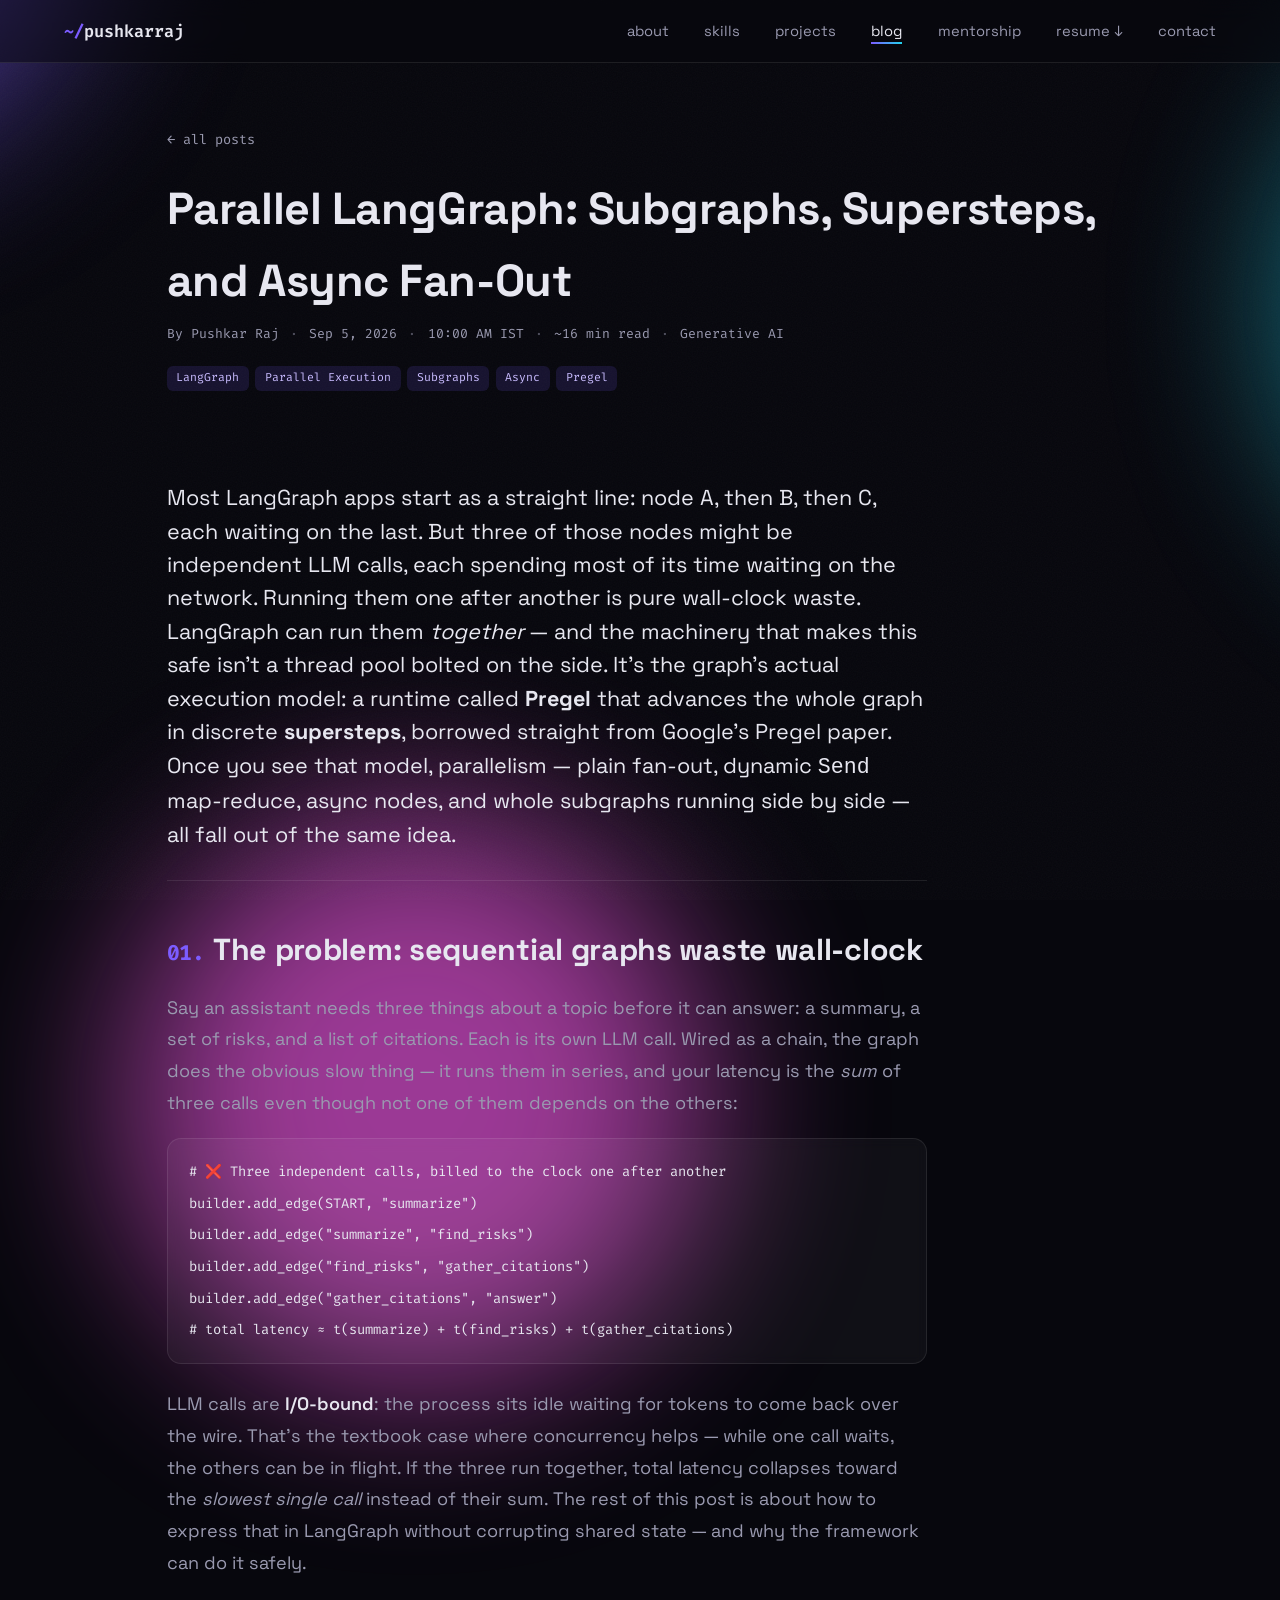
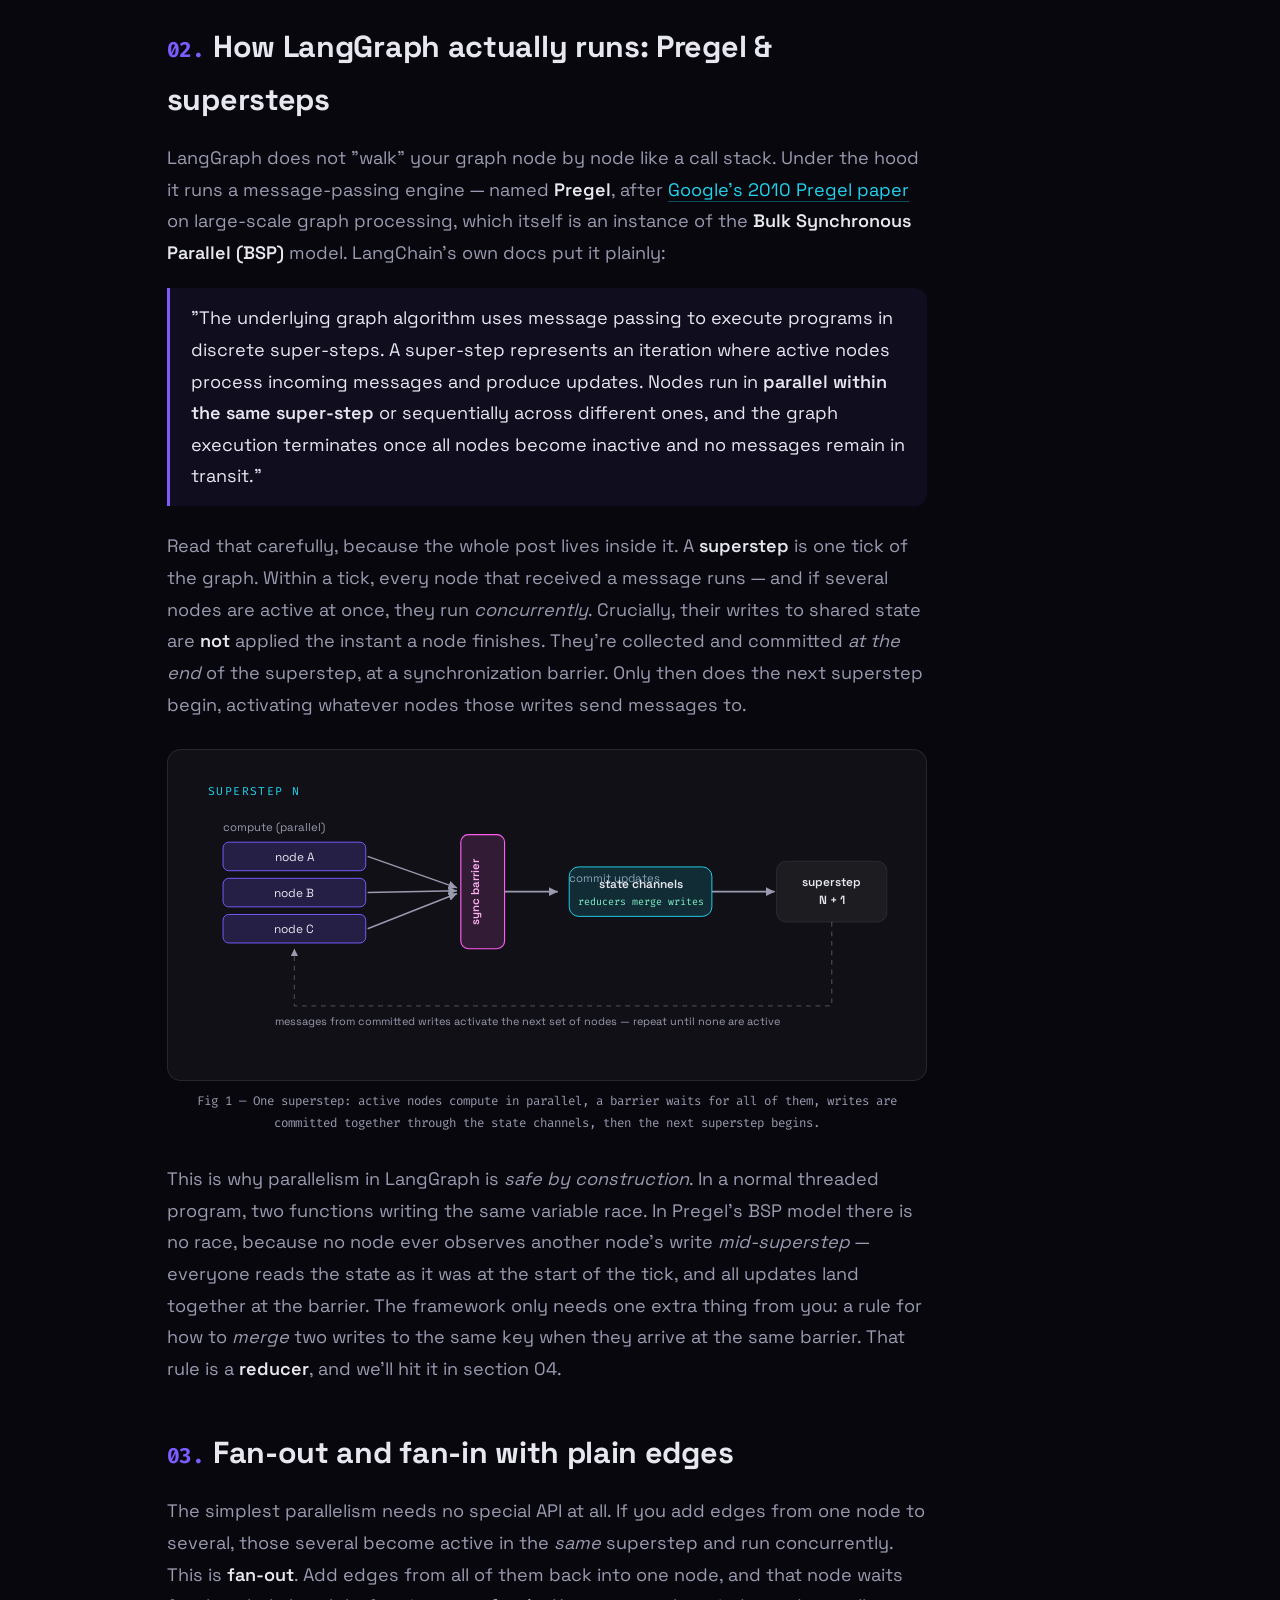
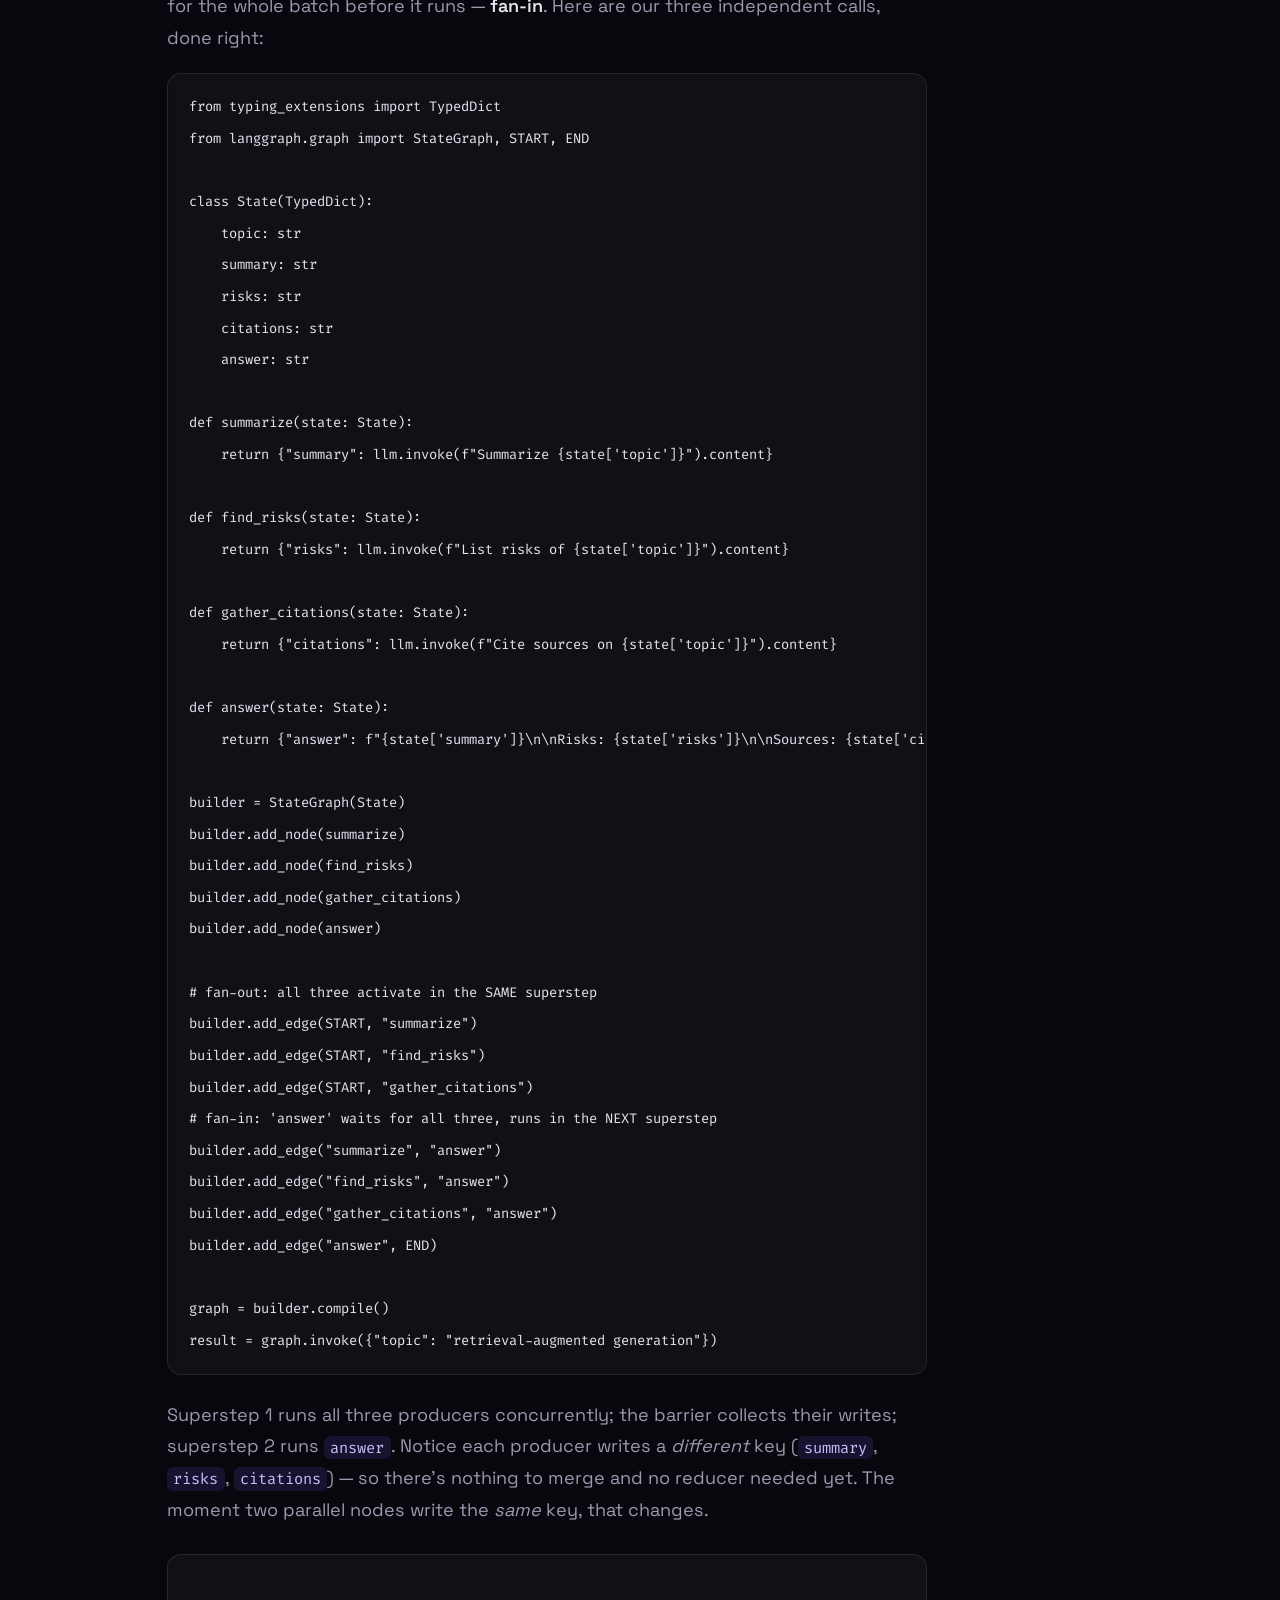
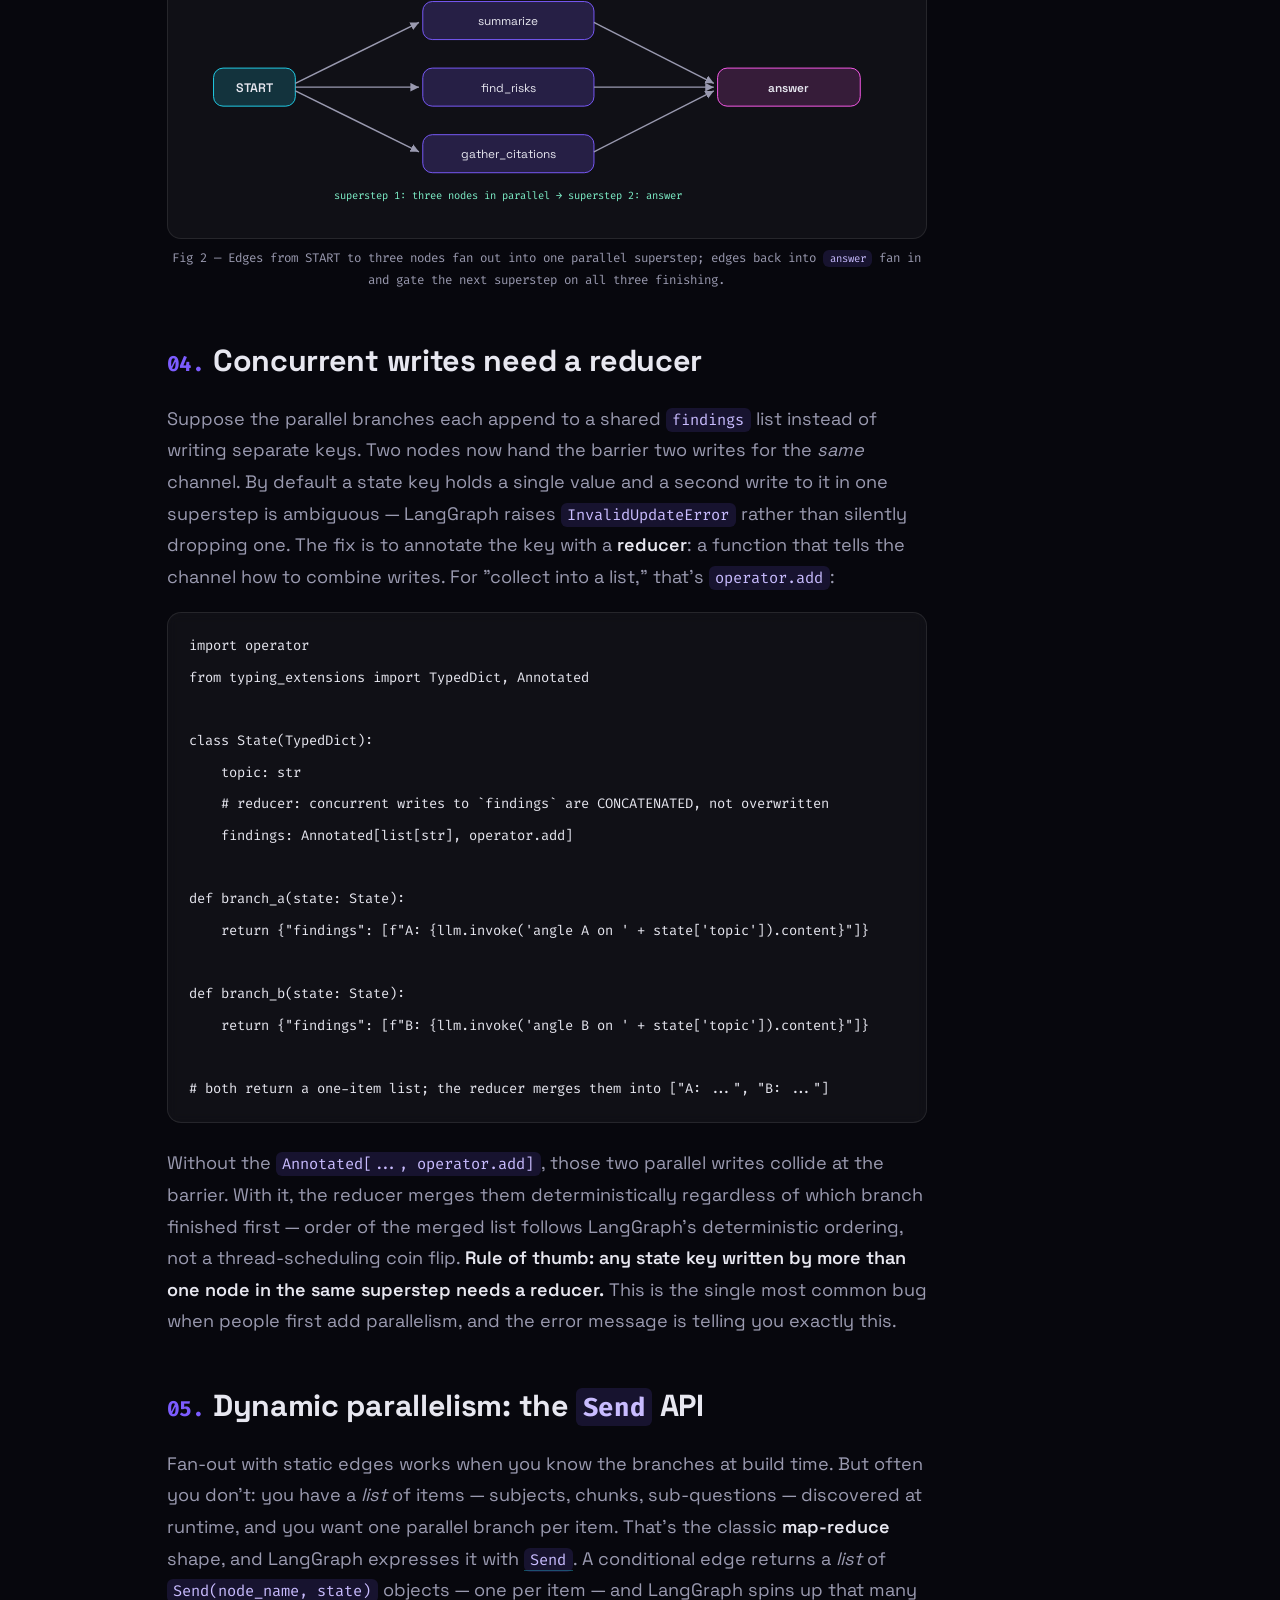
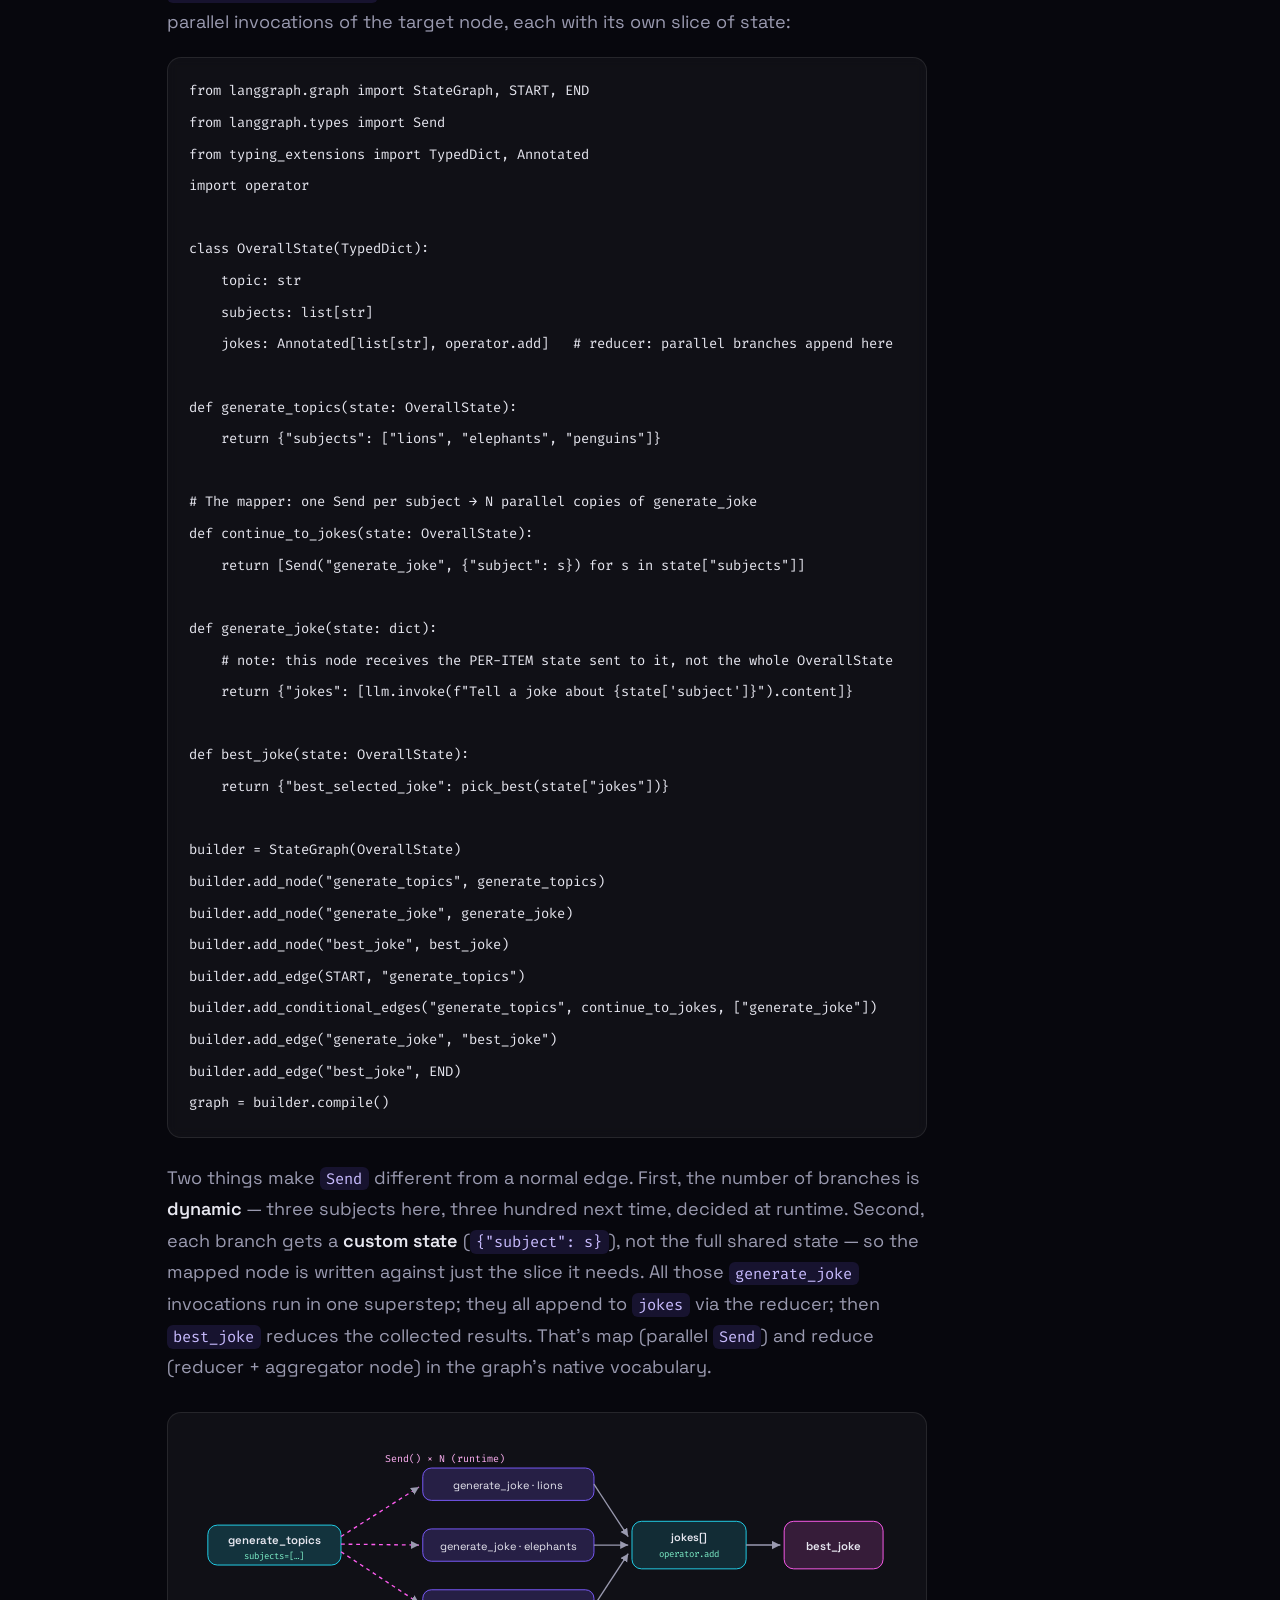
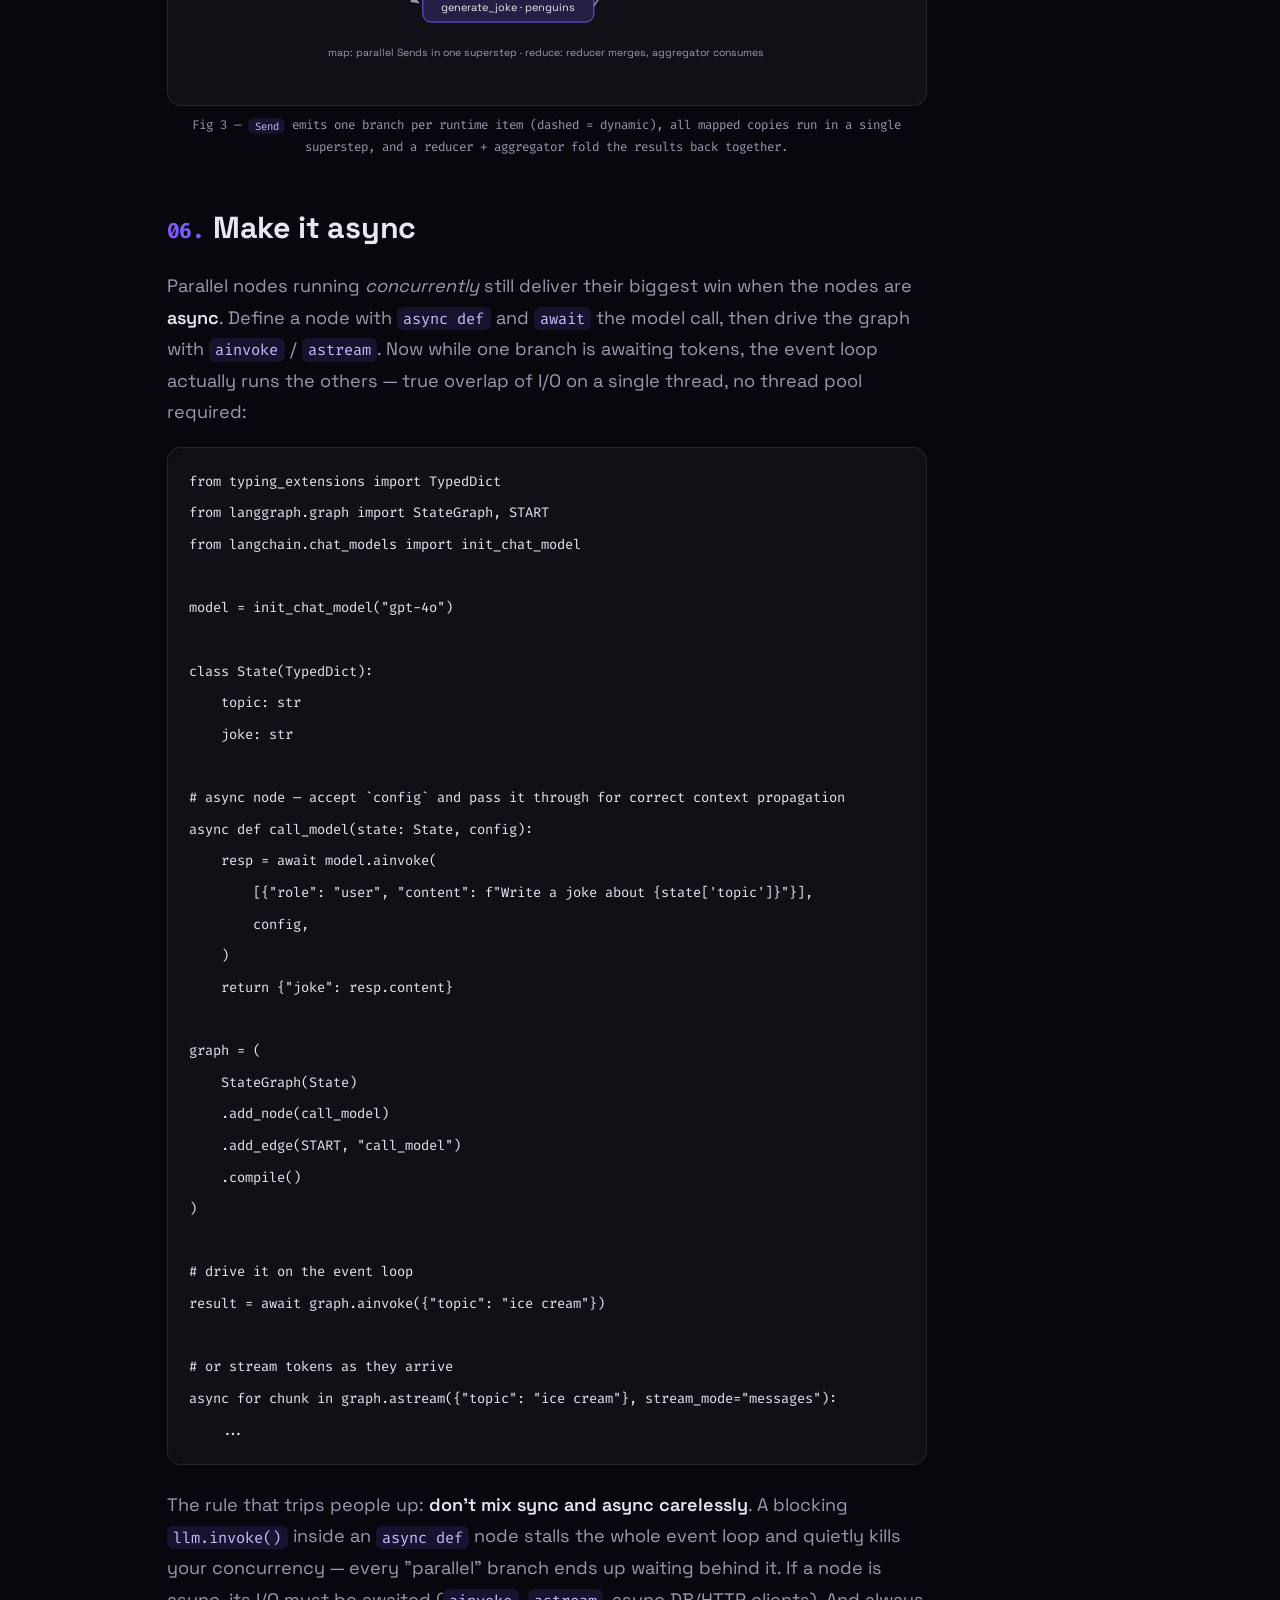
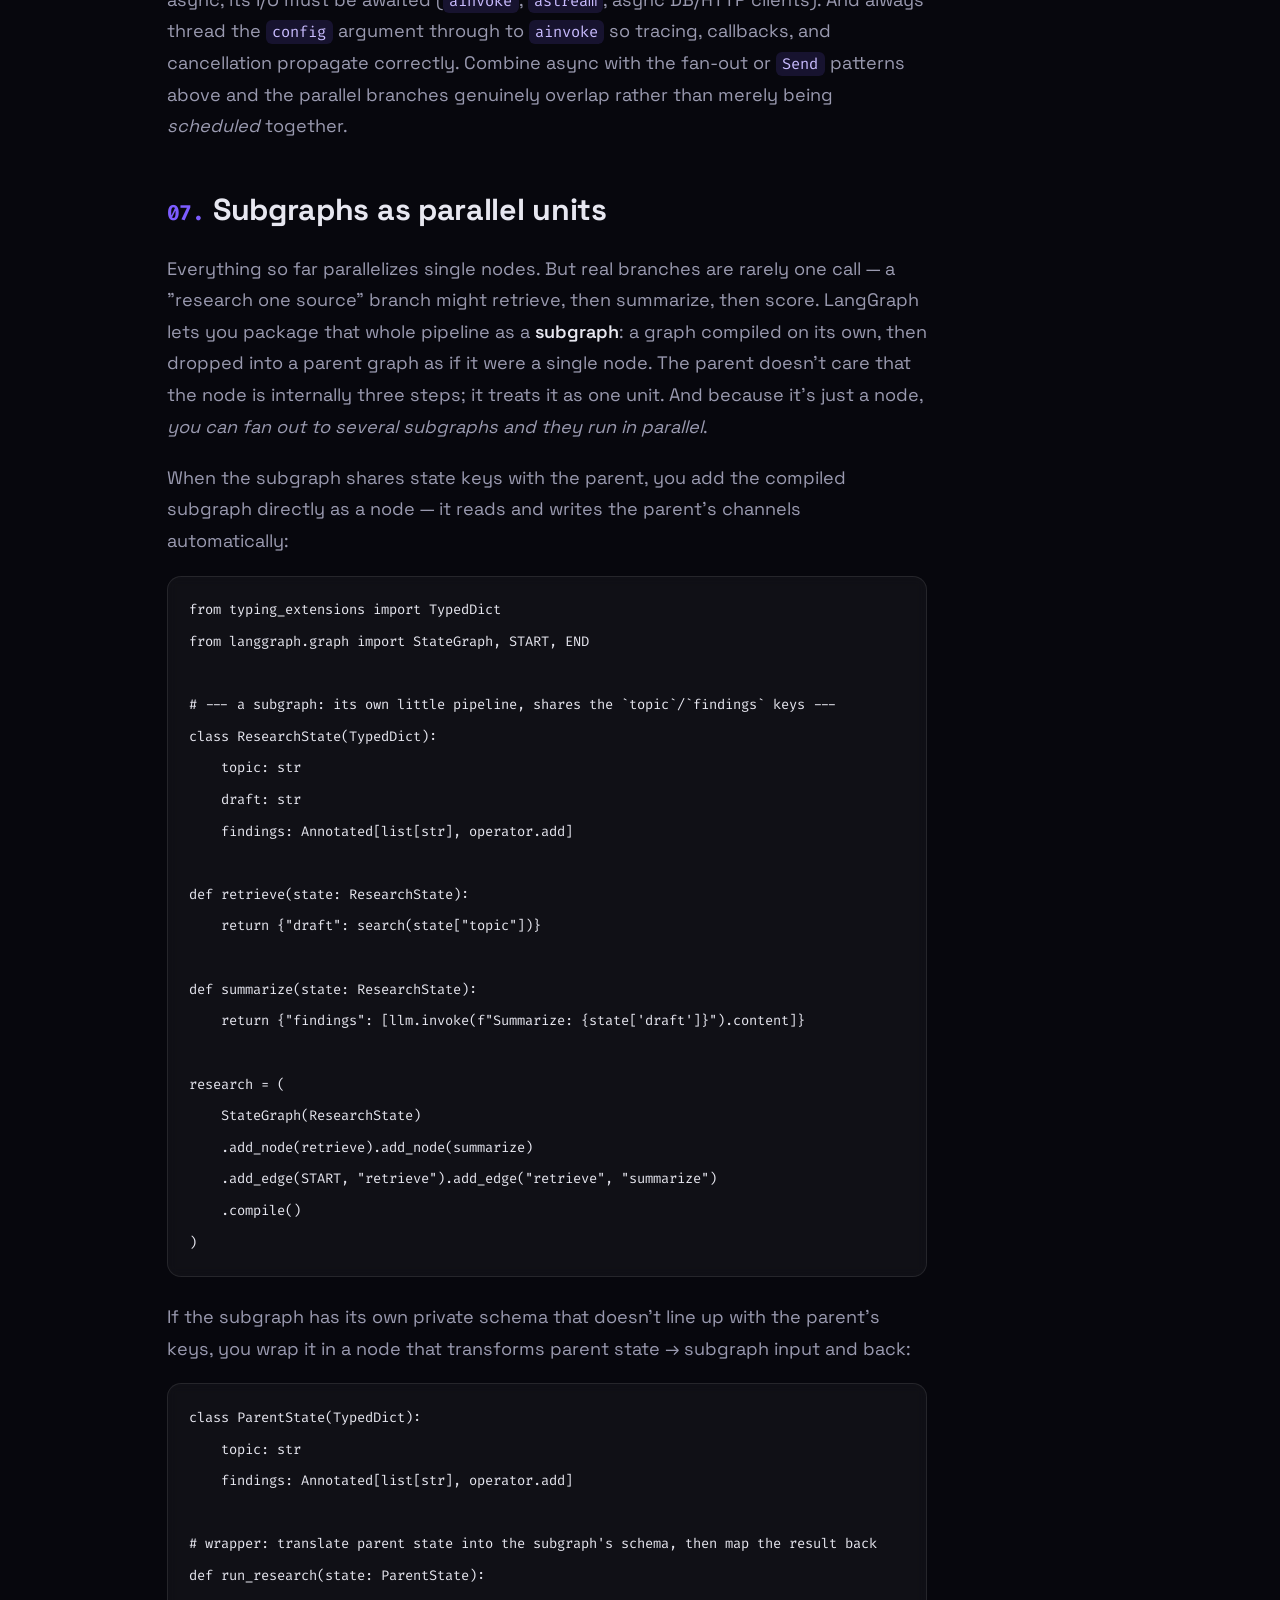
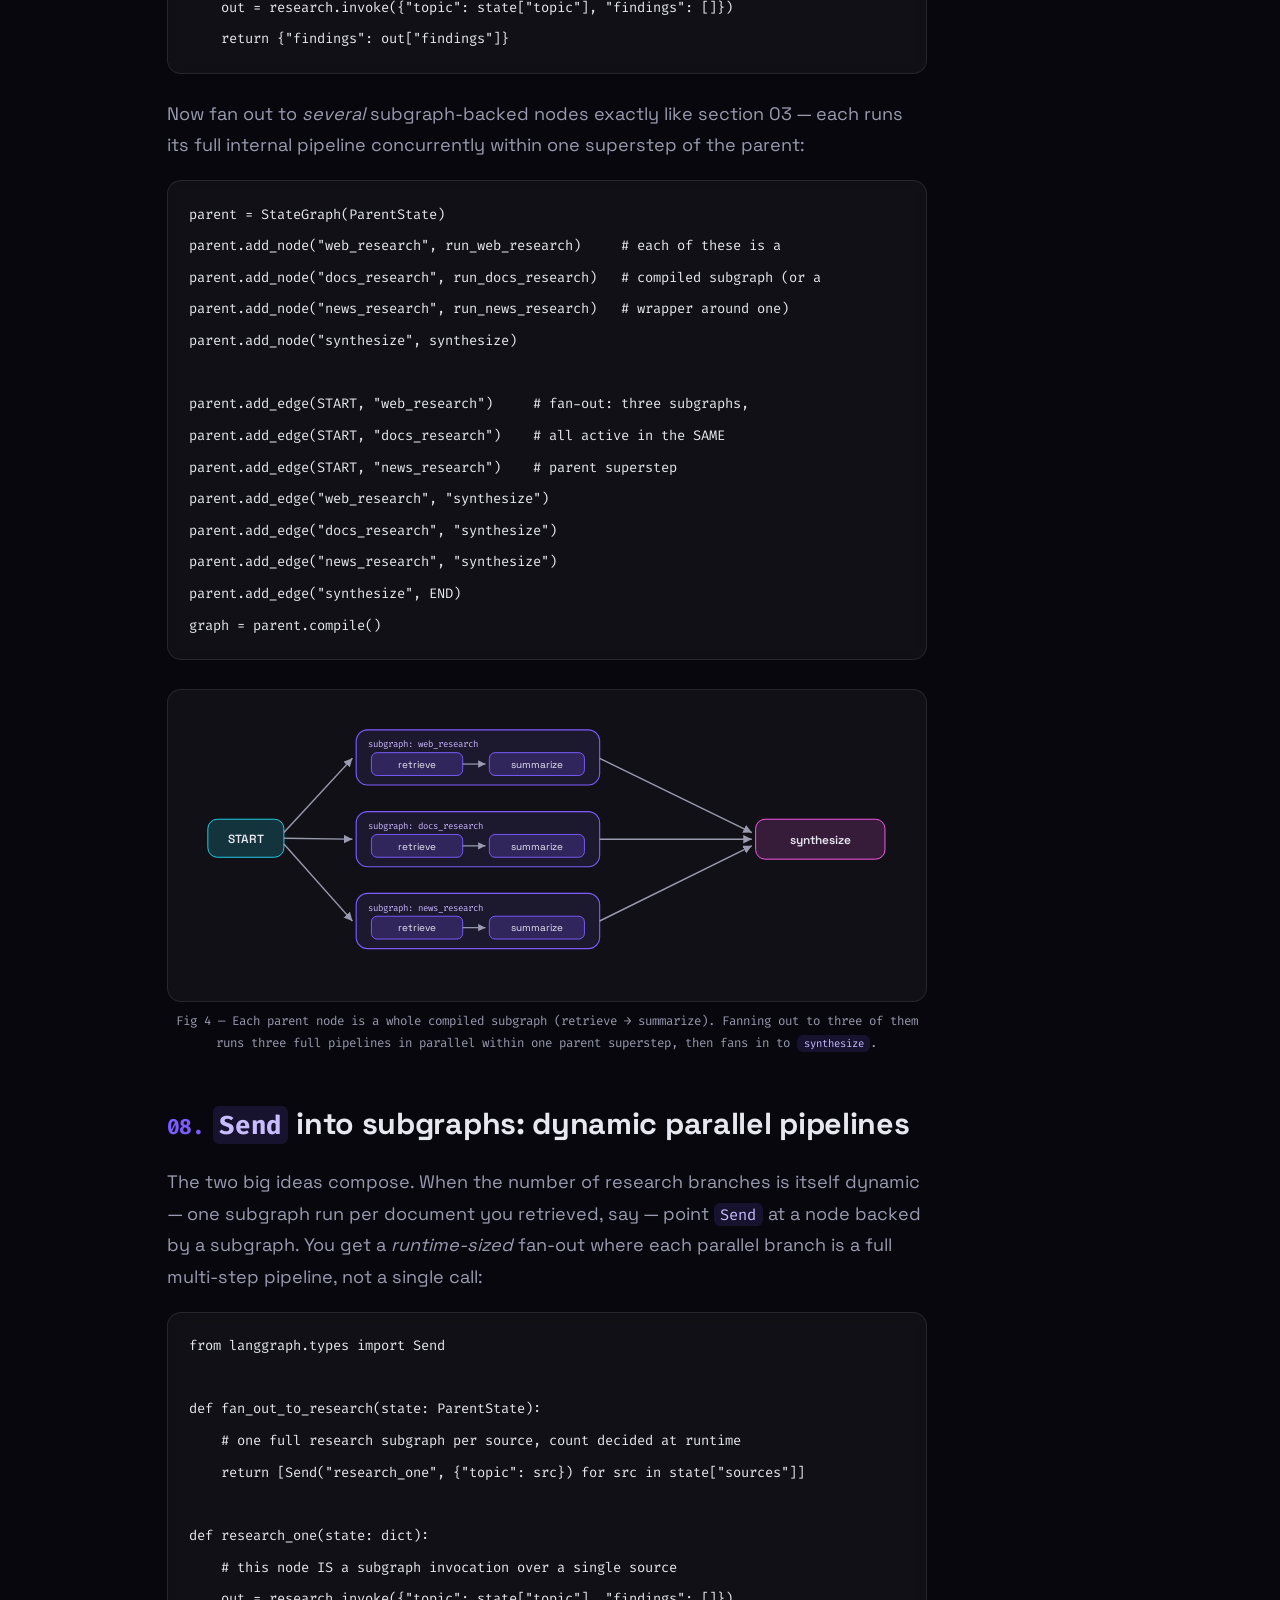
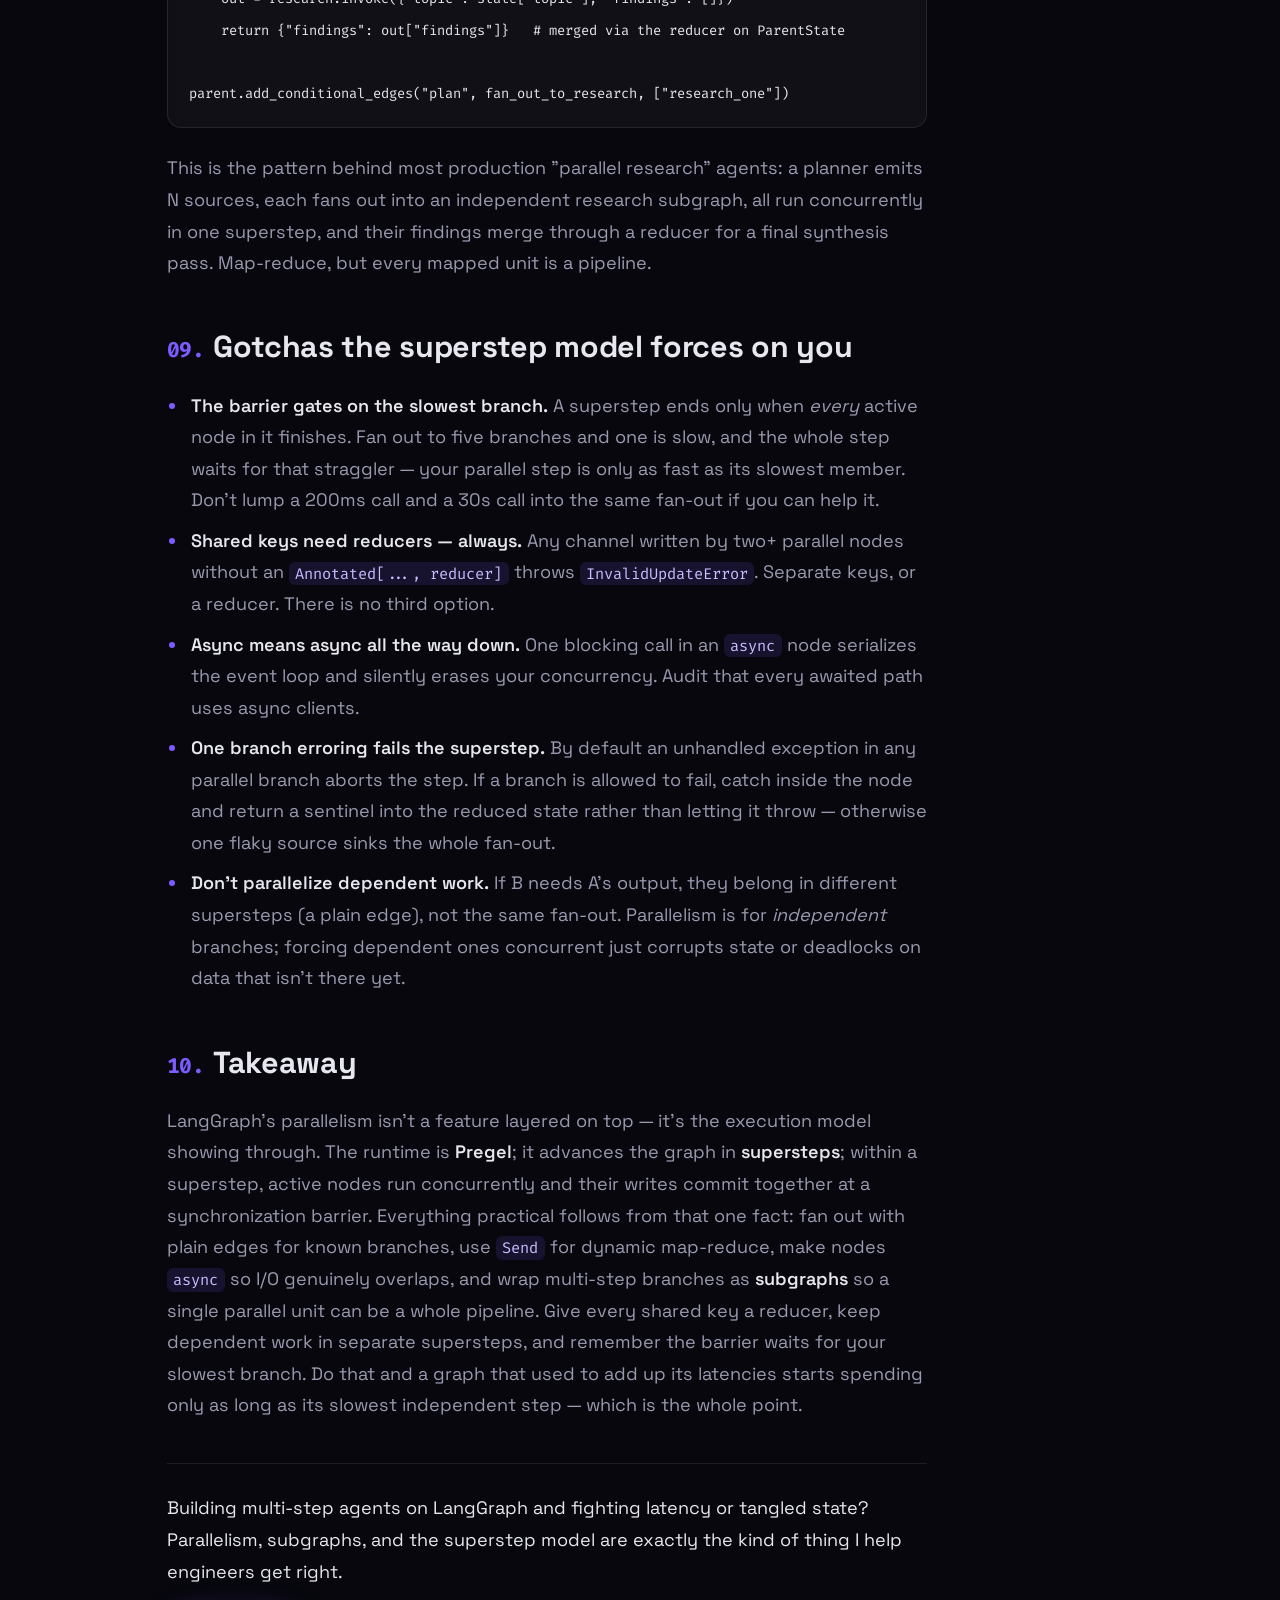
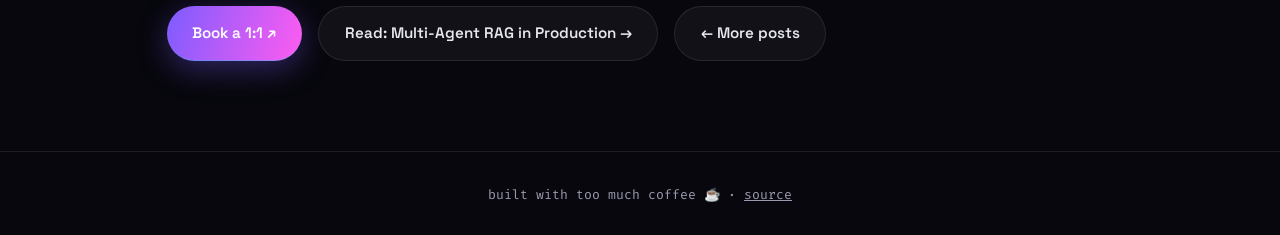
<file: blog/langgraph-parallel-subgraphs.html>
<!DOCTYPE html>
<html lang="en">
<head>
<meta charset="UTF-8" />
<meta name="viewport" content="width=device-width, initial-scale=1.0" />
<title>Parallel LangGraph: Subgraphs, Supersteps, and Async Fan-Out | Pushkar Raj</title>
<meta name="description" content="How LangGraph runs graphs in parallel — the Pregel superstep model, fan-out/fan-in with reducers, the Send API for map-reduce, async nodes, and running whole subgraphs concurrently. With verified code and diagrams." />
<meta name="author" content="Pushkar Raj" />
<link rel="canonical" href="https://pushkarraj.github.io/blog/langgraph-parallel-subgraphs.html" />

<!-- Open Graph -->
<meta property="og:type" content="article" />
<meta property="og:title" content="Parallel LangGraph: Subgraphs, Supersteps, and Async Fan-Out" />
<meta property="og:description" content="The Pregel superstep model behind LangGraph, fan-out/fan-in with reducers, the Send API for map-reduce, async nodes, and running whole subgraphs in parallel." />
<meta property="og:url" content="https://pushkarraj.github.io/blog/langgraph-parallel-subgraphs.html" />
<meta property="og:image" content="https://github.com/pushkarraj.png" />
<meta property="og:site_name" content="Pushkar Raj" />
<meta property="article:published_time" content="2026-09-05T10:00:00+05:30" />
<meta property="article:author" content="Pushkar Raj" />
<meta property="article:section" content="Generative AI" />
<meta property="article:tag" content="LangGraph" />
<meta property="article:tag" content="Parallel Execution" />
<meta property="article:tag" content="Subgraphs" />
<meta property="article:tag" content="Async" />
<meta property="article:tag" content="Pregel" />

<!-- Twitter -->
<meta name="twitter:card" content="summary_large_image" />
<meta name="twitter:title" content="Parallel LangGraph: Subgraphs, Supersteps, and Async Fan-Out" />
<meta name="twitter:description" content="The Pregel superstep model behind LangGraph, fan-out/fan-in with reducers, the Send API for map-reduce, async nodes, and running whole subgraphs in parallel." />
<meta name="twitter:image" content="https://github.com/pushkarraj.png" />

<link rel="preconnect" href="https://fonts.googleapis.com" />
<link rel="preconnect" href="https://fonts.gstatic.com" crossorigin />
<link href="https://fonts.googleapis.com/css2?family=Fira+Code:wght@400;600&family=Space+Grotesk:wght@400;500;600;700&display=swap" rel="stylesheet" />
<link rel="stylesheet" href="../style.css" />

<script type="application/ld+json">
{
  "@context": "https://schema.org",
  "@type": "BlogPosting",
  "headline": "Parallel LangGraph: Subgraphs, Supersteps, and Async Fan-Out",
  "description": "How LangGraph runs graphs in parallel — the Pregel superstep model, fan-out/fan-in with reducers, the Send API for map-reduce, async nodes, and running whole subgraphs concurrently. With verified code and diagrams.",
  "image": "https://github.com/pushkarraj.png",
  "datePublished": "2026-09-05T10:00:00+05:30",
  "dateModified": "2026-09-05T10:00:00+05:30",
  "author": {
    "@type": "Person",
    "name": "Pushkar Raj",
    "url": "https://pushkarraj.github.io/about.html"
  },
  "publisher": {
    "@type": "Person",
    "name": "Pushkar Raj"
  },
  "mainEntityOfPage": {
    "@type": "WebPage",
    "@id": "https://pushkarraj.github.io/blog/langgraph-parallel-subgraphs.html"
  },
  "keywords": "LangGraph, parallel execution, subgraphs, Pregel, supersteps, bulk synchronous parallel, Send API, map-reduce, async nodes, fan-out fan-in, reducers, state channels",
  "articleSection": "Generative AI"
}
</script>
</head>
<body>
<div class="mesh"><span class="a"></span><span class="b"></span><span class="c"></span></div>
<div class="grain"></div>
<div class="glow" id="glow"></div>

<nav>
  <a class="logo" href="../index.html"><b>~/</b>pushkarraj</a>
  <ul>
    <li><a href="../about.html">about</a></li>
    <li><a href="../index.html#skills">skills</a></li>
    <li><a href="../projects.html">projects</a></li>
    <li><a href="../blog.html" class="active">blog</a></li>
    <li><a href="../mentorship.html">mentorship</a></li>
    <li><a href="../Pushkar_Raj_resume.pdf" download>resume ↓</a></li>
    <li><a href="../index.html#contact">contact</a></li>
  </ul>
</nav>

<section class="page-head">
  <a class="post-back" href="../blog.html">← all posts</a>
  <h2 class="title" style="margin-bottom:.4rem">Parallel LangGraph: Subgraphs, Supersteps, and Async Fan-Out</h2>
  <div class="post-meta">
    <span>By Pushkar Raj</span><span class="dot">·</span>
    <span>Sep 5, 2026</span><span class="dot">·</span>
    <span>10:00 AM IST</span><span class="dot">·</span>
    <span>~16 min read</span><span class="dot">·</span>
    <span>Generative AI</span>
  </div>
  <div class="stack">
    <span>LangGraph</span><span>Parallel Execution</span><span>Subgraphs</span><span>Async</span><span>Pregel</span>
  </div>
</section>

<section class="reveal" style="padding-top:0">
  <article class="post">
    <p class="post-lede">
      Most LangGraph apps start as a straight line: node A, then B, then C, each waiting on the last. But three of those
      nodes might be independent LLM calls, each spending most of its time waiting on the network. Running them one after
      another is pure wall-clock waste. LangGraph can run them <em>together</em> — and the machinery that makes this safe
      isn't a thread pool bolted on the side. It's the graph's actual execution model: a runtime called
      <strong>Pregel</strong> that advances the whole graph in discrete <strong>supersteps</strong>, borrowed straight
      from Google's Pregel paper. Once you see that model, parallelism — plain fan-out, dynamic <code>Send</code>
      map-reduce, async nodes, and whole subgraphs running side by side — all fall out of the same idea.
    </p>

    <div class="post-body">
      <h2><span class="n">01.</span>The problem: sequential graphs waste wall-clock</h2>
      <p>
        Say an assistant needs three things about a topic before it can answer: a summary, a set of risks, and a list of
        citations. Each is its own LLM call. Wired as a chain, the graph does the obvious slow thing — it runs them in
        series, and your latency is the <em>sum</em> of three calls even though not one of them depends on the others:
      </p>
      <pre><code># ❌ Three independent calls, billed to the clock one after another
builder.add_edge(START, "summarize")
builder.add_edge("summarize", "find_risks")
builder.add_edge("find_risks", "gather_citations")
builder.add_edge("gather_citations", "answer")
# total latency ≈ t(summarize) + t(find_risks) + t(gather_citations)</code></pre>
      <p>
        LLM calls are <strong>I/O-bound</strong>: the process sits idle waiting for tokens to come back over the wire.
        That's the textbook case where concurrency helps — while one call waits, the others can be in flight. If the
        three run together, total latency collapses toward the <em>slowest single call</em> instead of their sum. The
        rest of this post is about how to express that in LangGraph without corrupting shared state — and why the
        framework can do it safely.
      </p>

      <h2><span class="n">02.</span>How LangGraph actually runs: Pregel &amp; supersteps</h2>
      <p>
        LangGraph does not "walk" your graph node by node like a call stack. Under the hood it runs a message-passing
        engine — named <strong>Pregel</strong>, after
        <a href="https://research.google/pubs/pub37252/" target="_blank" rel="noreferrer">Google's 2010 Pregel paper</a>
        on large-scale graph processing, which itself is an instance of the
        <strong>Bulk Synchronous Parallel (BSP)</strong> model. LangChain's own docs put it plainly:
      </p>
      <blockquote>
        <p>"The underlying graph algorithm uses message passing to execute programs in discrete super-steps. A super-step
          represents an iteration where active nodes process incoming messages and produce updates. Nodes run in
          <strong>parallel within the same super-step</strong> or sequentially across different ones, and the graph
          execution terminates once all nodes become inactive and no messages remain in transit."</p>
      </blockquote>
      <p>
        Read that carefully, because the whole post lives inside it. A <strong>superstep</strong> is one tick of the
        graph. Within a tick, every node that received a message runs — and if several nodes are active at once, they run
        <em>concurrently</em>. Crucially, their writes to shared state are <strong>not</strong> applied the instant a
        node finishes. They're collected and committed <em>at the end</em> of the superstep, at a synchronization
        barrier. Only then does the next superstep begin, activating whatever nodes those writes send messages to.
      </p>

      <figure style="margin:1.8rem 0">
        <div style="background:rgba(255,255,255,.04); border:1px solid var(--border); border-radius:14px; padding:1.1rem; overflow-x:auto">
          <svg viewBox="0 0 760 300" width="100%" preserveAspectRatio="xMidYMid meet" role="img" aria-labelledby="figbspt figbspd" font-family="'Space Grotesk',system-ui,sans-serif">
            <title id="figbspt">The bulk-synchronous superstep cycle</title>
            <desc id="figbspd">Each superstep has three phases: active nodes compute in parallel, a synchronization barrier waits for all of them, then their state updates are committed together before the next superstep begins.</desc>

            <!-- superstep N label -->
            <text x="24" y="28" fill="#22d3ee" font-family="'Fira Code',monospace" font-size="12" letter-spacing="1.5">SUPERSTEP N</text>

            <!-- parallel compute nodes -->
            <text x="40" y="66" fill="#9a9ab0" font-size="12">compute (parallel)</text>
            <rect x="40" y="78" width="150" height="30" rx="6" fill="rgba(124,92,255,.20)" stroke="#7c5cff" stroke-width="1"/>
            <text x="115" y="98" fill="#e7e7f0" font-size="12.5" text-anchor="middle">node A</text>
            <rect x="40" y="116" width="150" height="30" rx="6" fill="rgba(124,92,255,.20)" stroke="#7c5cff" stroke-width="1"/>
            <text x="115" y="136" fill="#e7e7f0" font-size="12.5" text-anchor="middle">node B</text>
            <rect x="40" y="154" width="150" height="30" rx="6" fill="rgba(124,92,255,.20)" stroke="#7c5cff" stroke-width="1"/>
            <text x="115" y="174" fill="#e7e7f0" font-size="12.5" text-anchor="middle">node C</text>

            <!-- arrows to barrier -->
            <line x1="192" y1="93"  x2="286" y2="126" stroke="#9a9ab0" stroke-width="1.5" marker-end="url(#pah)"/>
            <line x1="192" y1="131" x2="286" y2="129" stroke="#9a9ab0" stroke-width="1.5" marker-end="url(#pah)"/>
            <line x1="192" y1="169" x2="286" y2="132" stroke="#9a9ab0" stroke-width="1.5" marker-end="url(#pah)"/>

            <!-- sync barrier -->
            <rect x="290" y="70" width="46" height="120" rx="8" fill="rgba(255,92,240,.14)" stroke="#ff5cf0" stroke-width="1.2"/>
            <text x="313" y="126" fill="#ffb0f4" font-size="12" text-anchor="middle" transform="rotate(-90 313 130)" font-weight="600">sync barrier</text>

            <!-- commit -->
            <line x1="336" y1="130" x2="392" y2="130" stroke="#9a9ab0" stroke-width="1.6" marker-end="url(#pah)"/>
            <text x="404" y="120" fill="#9a9ab0" font-size="12">commit updates</text>
            <rect x="404" y="104" width="150" height="52" rx="10" fill="rgba(34,211,238,.14)" stroke="#22d3ee" stroke-width="1"/>
            <text x="479" y="126" fill="#e7e7f0" font-size="12.5" text-anchor="middle" font-weight="600">state channels</text>
            <text x="479" y="144" fill="#7ef0c9" font-family="'Fira Code',monospace" font-size="10.5" text-anchor="middle">reducers merge writes</text>

            <!-- next superstep -->
            <line x1="554" y1="130" x2="620" y2="130" stroke="#9a9ab0" stroke-width="1.6" marker-end="url(#pah)"/>
            <rect x="622" y="98" width="116" height="64" rx="10" fill="rgba(255,255,255,.05)" stroke="var(--border)" stroke-width="1"/>
            <text x="680" y="124" fill="#e7e7f0" font-size="12.5" text-anchor="middle" font-weight="600">superstep</text>
            <text x="680" y="143" fill="#e7e7f0" font-size="12.5" text-anchor="middle" font-weight="600">N + 1</text>

            <!-- loop back -->
            <path d="M680 162 L680 250 L115 250 L115 190" fill="none" stroke="rgba(255,255,255,.22)" stroke-width="1.3" stroke-dasharray="5 5" marker-end="url(#pah)"/>
            <text x="360" y="270" fill="#9a9ab0" font-size="11.5" text-anchor="middle">messages from committed writes activate the next set of nodes — repeat until none are active</text>

            <defs>
              <marker id="pah" markerWidth="8" markerHeight="8" refX="6" refY="3" orient="auto"><path d="M0,0 L6,3 L0,6 Z" fill="#9a9ab0"/></marker>
            </defs>
          </svg>
        </div>
        <figcaption style="color:var(--muted); font-family:'Fira Code',monospace; font-size:.78rem; margin-top:.6rem; text-align:center">Fig 1 — One superstep: active nodes compute in parallel, a barrier waits for all of them, writes are committed together through the state channels, then the next superstep begins.</figcaption>
      </figure>

      <p>
        This is why parallelism in LangGraph is <em>safe by construction</em>. In a normal threaded program, two
        functions writing the same variable race. In Pregel's BSP model there is no race, because no node ever observes
        another node's write <em>mid-superstep</em> — everyone reads the state as it was at the start of the tick, and
        all updates land together at the barrier. The framework only needs one extra thing from you: a rule for how to
        <em>merge</em> two writes to the same key when they arrive at the same barrier. That rule is a <strong>reducer</strong>,
        and we'll hit it in section 04.
      </p>

      <h2><span class="n">03.</span>Fan-out and fan-in with plain edges</h2>
      <p>
        The simplest parallelism needs no special API at all. If you add edges from one node to several, those several
        become active in the <em>same</em> superstep and run concurrently. This is <strong>fan-out</strong>. Add edges
        from all of them back into one node, and that node waits for the whole batch before it runs — <strong>fan-in</strong>.
        Here are our three independent calls, done right:
      </p>
      <pre><code>from typing_extensions import TypedDict
from langgraph.graph import StateGraph, START, END

class State(TypedDict):
    topic: str
    summary: str
    risks: str
    citations: str
    answer: str

def summarize(state: State):
    return {"summary": llm.invoke(f"Summarize {state['topic']}").content}

def find_risks(state: State):
    return {"risks": llm.invoke(f"List risks of {state['topic']}").content}

def gather_citations(state: State):
    return {"citations": llm.invoke(f"Cite sources on {state['topic']}").content}

def answer(state: State):
    return {"answer": f"{state['summary']}\n\nRisks: {state['risks']}\n\nSources: {state['citations']}"}

builder = StateGraph(State)
builder.add_node(summarize)
builder.add_node(find_risks)
builder.add_node(gather_citations)
builder.add_node(answer)

# fan-out: all three activate in the SAME superstep
builder.add_edge(START, "summarize")
builder.add_edge(START, "find_risks")
builder.add_edge(START, "gather_citations")
# fan-in: 'answer' waits for all three, runs in the NEXT superstep
builder.add_edge("summarize", "answer")
builder.add_edge("find_risks", "answer")
builder.add_edge("gather_citations", "answer")
builder.add_edge("answer", END)

graph = builder.compile()
result = graph.invoke({"topic": "retrieval-augmented generation"})</code></pre>
      <p>
        Superstep 1 runs all three producers concurrently; the barrier collects their writes; superstep 2 runs
        <code>answer</code>. Notice each producer writes a <em>different</em> key (<code>summary</code>,
        <code>risks</code>, <code>citations</code>) — so there's nothing to merge and no reducer needed yet. The moment
        two parallel nodes write the <em>same</em> key, that changes.
      </p>

      <figure style="margin:1.8rem 0">
        <div style="background:rgba(255,255,255,.04); border:1px solid var(--border); border-radius:14px; padding:1.1rem; overflow-x:auto">
          <svg viewBox="0 0 760 250" width="100%" preserveAspectRatio="xMidYMid meet" role="img" aria-labelledby="fant fand" font-family="'Space Grotesk',system-ui,sans-serif">
            <title id="fant">Fan-out and fan-in graph shape</title>
            <desc id="fand">START fans out to three producer nodes that run in parallel in one superstep; all three fan in to a single answer node that runs in the next superstep.</desc>

            <!-- START -->
            <rect x="30" y="100" width="86" height="40" rx="10" fill="rgba(34,211,238,.18)" stroke="#22d3ee" stroke-width="1"/>
            <text x="73" y="125" fill="#e7e7f0" font-size="13" text-anchor="middle" font-weight="600">START</text>

            <!-- producers -->
            <g>
              <rect x="250" y="30"  width="180" height="40" rx="10" fill="rgba(124,92,255,.20)" stroke="#7c5cff" stroke-width="1"/>
              <text x="340" y="55"  fill="#e7e7f0" font-size="12.5" text-anchor="middle">summarize</text>
              <rect x="250" y="100" width="180" height="40" rx="10" fill="rgba(124,92,255,.20)" stroke="#7c5cff" stroke-width="1"/>
              <text x="340" y="125" fill="#e7e7f0" font-size="12.5" text-anchor="middle">find_risks</text>
              <rect x="250" y="170" width="180" height="40" rx="10" fill="rgba(124,92,255,.20)" stroke="#7c5cff" stroke-width="1"/>
              <text x="340" y="195" fill="#e7e7f0" font-size="12.5" text-anchor="middle">gather_citations</text>
            </g>

            <!-- answer -->
            <rect x="560" y="100" width="150" height="40" rx="10" fill="rgba(255,92,240,.16)" stroke="#ff5cf0" stroke-width="1"/>
            <text x="635" y="125" fill="#e7e7f0" font-size="12.5" text-anchor="middle" font-weight="600">answer</text>

            <!-- fan-out edges -->
            <line x1="116" y1="116" x2="246" y2="52"  stroke="#9a9ab0" stroke-width="1.5" marker-end="url(#fah)"/>
            <line x1="116" y1="120" x2="246" y2="120" stroke="#9a9ab0" stroke-width="1.5" marker-end="url(#fah)"/>
            <line x1="116" y1="124" x2="246" y2="188" stroke="#9a9ab0" stroke-width="1.5" marker-end="url(#fah)"/>
            <!-- fan-in edges -->
            <line x1="430" y1="52"  x2="556" y2="116" stroke="#9a9ab0" stroke-width="1.5" marker-end="url(#fah)"/>
            <line x1="430" y1="120" x2="556" y2="120" stroke="#9a9ab0" stroke-width="1.5" marker-end="url(#fah)"/>
            <line x1="430" y1="188" x2="556" y2="124" stroke="#9a9ab0" stroke-width="1.5" marker-end="url(#fah)"/>

            <text x="340" y="238" fill="#7ef0c9" font-family="'Fira Code',monospace" font-size="11" text-anchor="middle">superstep 1: three nodes in parallel  →  superstep 2: answer</text>

            <defs>
              <marker id="fah" markerWidth="8" markerHeight="8" refX="6" refY="3" orient="auto"><path d="M0,0 L6,3 L0,6 Z" fill="#9a9ab0"/></marker>
            </defs>
          </svg>
        </div>
        <figcaption style="color:var(--muted); font-family:'Fira Code',monospace; font-size:.78rem; margin-top:.6rem; text-align:center">Fig 2 — Edges from START to three nodes fan out into one parallel superstep; edges back into <code>answer</code> fan in and gate the next superstep on all three finishing.</figcaption>
      </figure>

      <h2><span class="n">04.</span>Concurrent writes need a reducer</h2>
      <p>
        Suppose the parallel branches each append to a shared <code>findings</code> list instead of writing separate
        keys. Two nodes now hand the barrier two writes for the <em>same</em> channel. By default a state key holds a
        single value and a second write to it in one superstep is ambiguous — LangGraph raises
        <code>InvalidUpdateError</code> rather than silently dropping one. The fix is to annotate the key with a
        <strong>reducer</strong>: a function that tells the channel how to combine writes. For "collect into a list,"
        that's <code>operator.add</code>:
      </p>
      <pre><code>import operator
from typing_extensions import TypedDict, Annotated

class State(TypedDict):
    topic: str
    # reducer: concurrent writes to `findings` are CONCATENATED, not overwritten
    findings: Annotated[list[str], operator.add]

def branch_a(state: State):
    return {"findings": [f"A: {llm.invoke('angle A on ' + state['topic']).content}"]}

def branch_b(state: State):
    return {"findings": [f"B: {llm.invoke('angle B on ' + state['topic']).content}"]}

# both return a one-item list; the reducer merges them into ["A: ...", "B: ..."]</code></pre>
      <p>
        Without the <code>Annotated[..., operator.add]</code>, those two parallel writes collide at the barrier. With
        it, the reducer merges them deterministically regardless of which branch finished first — order of the merged
        list follows LangGraph's deterministic ordering, not a thread-scheduling coin flip. <strong>Rule of thumb: any
        state key written by more than one node in the same superstep needs a reducer.</strong> This is the single most
        common bug when people first add parallelism, and the error message is telling you exactly this.
      </p>

      <h2><span class="n">05.</span>Dynamic parallelism: the <code>Send</code> API</h2>
      <p>
        Fan-out with static edges works when you know the branches at build time. But often you don't: you have a
        <em>list</em> of items — subjects, chunks, sub-questions — discovered at runtime, and you want one parallel
        branch per item. That's the classic <strong>map-reduce</strong> shape, and LangGraph expresses it with
        <a href="https://docs.langchain.com/oss/python/langgraph/graph-api" target="_blank" rel="noreferrer"><code>Send</code></a>.
        A conditional edge returns a <em>list</em> of <code>Send(node_name, state)</code> objects — one per item — and
        LangGraph spins up that many parallel invocations of the target node, each with its own slice of state:
      </p>
      <pre><code>from langgraph.graph import StateGraph, START, END
from langgraph.types import Send
from typing_extensions import TypedDict, Annotated
import operator

class OverallState(TypedDict):
    topic: str
    subjects: list[str]
    jokes: Annotated[list[str], operator.add]   # reducer: parallel branches append here

def generate_topics(state: OverallState):
    return {"subjects": ["lions", "elephants", "penguins"]}

# The mapper: one Send per subject → N parallel copies of generate_joke
def continue_to_jokes(state: OverallState):
    return [Send("generate_joke", {"subject": s}) for s in state["subjects"]]

def generate_joke(state: dict):
    # note: this node receives the PER-ITEM state sent to it, not the whole OverallState
    return {"jokes": [llm.invoke(f"Tell a joke about {state['subject']}").content]}

def best_joke(state: OverallState):
    return {"best_selected_joke": pick_best(state["jokes"])}

builder = StateGraph(OverallState)
builder.add_node("generate_topics", generate_topics)
builder.add_node("generate_joke", generate_joke)
builder.add_node("best_joke", best_joke)
builder.add_edge(START, "generate_topics")
builder.add_conditional_edges("generate_topics", continue_to_jokes, ["generate_joke"])
builder.add_edge("generate_joke", "best_joke")
builder.add_edge("best_joke", END)
graph = builder.compile()</code></pre>
      <p>
        Two things make <code>Send</code> different from a normal edge. First, the number of branches is
        <strong>dynamic</strong> — three subjects here, three hundred next time, decided at runtime. Second, each branch
        gets a <strong>custom state</strong> (<code>{"subject": s}</code>), not the full shared state — so the mapped
        node is written against just the slice it needs. All those <code>generate_joke</code> invocations run in one
        superstep; they all append to <code>jokes</code> via the reducer; then <code>best_joke</code> reduces the
        collected results. That's map (parallel <code>Send</code>) and reduce (reducer + aggregator node) in the graph's
        native vocabulary.
      </p>

      <figure style="margin:1.8rem 0">
        <div style="background:rgba(255,255,255,.04); border:1px solid var(--border); border-radius:14px; padding:1.1rem; overflow-x:auto">
          <svg viewBox="0 0 760 260" width="100%" preserveAspectRatio="xMidYMid meet" role="img" aria-labelledby="sendt sendd" font-family="'Space Grotesk',system-ui,sans-serif">
            <title id="sendt">The Send API map-reduce shape</title>
            <desc id="sendd">A mapper node emits one Send per runtime item, spawning a dynamic number of parallel copies of a worker node, whose outputs are merged by a reducer and consumed by an aggregator.</desc>

            <!-- topics -->
            <rect x="24" y="100" width="140" height="42" rx="10" fill="rgba(34,211,238,.18)" stroke="#22d3ee" stroke-width="1"/>
            <text x="94" y="120" fill="#e7e7f0" font-size="12" text-anchor="middle" font-weight="600">generate_topics</text>
            <text x="94" y="136" fill="#7ef0c9" font-family="'Fira Code',monospace" font-size="9.5" text-anchor="middle">subjects=[…]</text>

            <!-- Send fan -->
            <text x="210" y="34" fill="#ffb0f4" font-family="'Fira Code',monospace" font-size="10.5">Send() × N (runtime)</text>
            <g>
              <rect x="250" y="40"  width="180" height="34" rx="9" fill="rgba(124,92,255,.20)" stroke="#7c5cff" stroke-width="1"/>
              <text x="340" y="62"  fill="#e7e7f0" font-size="11.5" text-anchor="middle">generate_joke · lions</text>
              <rect x="250" y="104" width="180" height="34" rx="9" fill="rgba(124,92,255,.20)" stroke="#7c5cff" stroke-width="1"/>
              <text x="340" y="126" fill="#e7e7f0" font-size="11.5" text-anchor="middle">generate_joke · elephants</text>
              <rect x="250" y="168" width="180" height="34" rx="9" fill="rgba(124,92,255,.20)" stroke="#7c5cff" stroke-width="1"/>
              <text x="340" y="190" fill="#e7e7f0" font-size="11.5" text-anchor="middle">generate_joke · penguins</text>
            </g>

            <!-- edges topics -> sends -->
            <line x1="164" y1="112" x2="246" y2="60"  stroke="#ff5cf0" stroke-width="1.4" stroke-dasharray="4 4" marker-end="url(#sah)"/>
            <line x1="164" y1="120" x2="246" y2="121" stroke="#ff5cf0" stroke-width="1.4" stroke-dasharray="4 4" marker-end="url(#sah)"/>
            <line x1="164" y1="128" x2="246" y2="182" stroke="#ff5cf0" stroke-width="1.4" stroke-dasharray="4 4" marker-end="url(#sah)"/>

            <!-- reducer -->
            <rect x="470" y="96" width="120" height="50" rx="10" fill="rgba(34,211,238,.14)" stroke="#22d3ee" stroke-width="1"/>
            <text x="530" y="117" fill="#e7e7f0" font-size="11.5" text-anchor="middle" font-weight="600">jokes[]</text>
            <text x="530" y="134" fill="#7ef0c9" font-family="'Fira Code',monospace" font-size="9.5" text-anchor="middle">operator.add</text>
            <line x1="430" y1="57"  x2="466" y2="112" stroke="#9a9ab0" stroke-width="1.4" marker-end="url(#sah)"/>
            <line x1="430" y1="121" x2="466" y2="121" stroke="#9a9ab0" stroke-width="1.4" marker-end="url(#sah)"/>
            <line x1="430" y1="185" x2="466" y2="130" stroke="#9a9ab0" stroke-width="1.4" marker-end="url(#sah)"/>

            <!-- aggregator -->
            <rect x="630" y="96" width="104" height="50" rx="10" fill="rgba(255,92,240,.16)" stroke="#ff5cf0" stroke-width="1"/>
            <text x="682" y="126" fill="#e7e7f0" font-size="12" text-anchor="middle" font-weight="600">best_joke</text>
            <line x1="590" y1="121" x2="626" y2="121" stroke="#9a9ab0" stroke-width="1.5" marker-end="url(#sah)"/>

            <text x="380" y="238" fill="#9a9ab0" font-size="11" text-anchor="middle">map: parallel Sends in one superstep   ·   reduce: reducer merges, aggregator consumes</text>

            <defs>
              <marker id="sah" markerWidth="8" markerHeight="8" refX="6" refY="3" orient="auto"><path d="M0,0 L6,3 L0,6 Z" fill="#9a9ab0"/></marker>
            </defs>
          </svg>
        </div>
        <figcaption style="color:var(--muted); font-family:'Fira Code',monospace; font-size:.78rem; margin-top:.6rem; text-align:center">Fig 3 — <code>Send</code> emits one branch per runtime item (dashed = dynamic), all mapped copies run in a single superstep, and a reducer + aggregator fold the results back together.</figcaption>
      </figure>

      <h2><span class="n">06.</span>Make it async</h2>
      <p>
        Parallel nodes running <em>concurrently</em> still deliver their biggest win when the nodes are
        <strong>async</strong>. Define a node with <code>async def</code> and <code>await</code> the model call, then
        drive the graph with <code>ainvoke</code> / <code>astream</code>. Now while one branch is awaiting tokens, the
        event loop actually runs the others — true overlap of I/O on a single thread, no thread pool required:
      </p>
      <pre><code>from typing_extensions import TypedDict
from langgraph.graph import StateGraph, START
from langchain.chat_models import init_chat_model

model = init_chat_model("gpt-4o")

class State(TypedDict):
    topic: str
    joke: str

# async node — accept `config` and pass it through for correct context propagation
async def call_model(state: State, config):
    resp = await model.ainvoke(
        [{"role": "user", "content": f"Write a joke about {state['topic']}"}],
        config,
    )
    return {"joke": resp.content}

graph = (
    StateGraph(State)
    .add_node(call_model)
    .add_edge(START, "call_model")
    .compile()
)

# drive it on the event loop
result = await graph.ainvoke({"topic": "ice cream"})

# or stream tokens as they arrive
async for chunk in graph.astream({"topic": "ice cream"}, stream_mode="messages"):
    ...</code></pre>
      <p>
        The rule that trips people up: <strong>don't mix sync and async carelessly</strong>. A blocking
        <code>llm.invoke()</code> inside an <code>async def</code> node stalls the whole event loop and quietly kills
        your concurrency — every "parallel" branch ends up waiting behind it. If a node is async, its I/O must be
        awaited (<code>ainvoke</code>, <code>astream</code>, async DB/HTTP clients). And always thread the
        <code>config</code> argument through to <code>ainvoke</code> so tracing, callbacks, and cancellation propagate
        correctly. Combine async with the fan-out or <code>Send</code> patterns above and the parallel branches genuinely
        overlap rather than merely being <em>scheduled</em> together.
      </p>

      <h2><span class="n">07.</span>Subgraphs as parallel units</h2>
      <p>
        Everything so far parallelizes single nodes. But real branches are rarely one call — a "research one source"
        branch might retrieve, then summarize, then score. LangGraph lets you package that whole pipeline as a
        <strong>subgraph</strong>: a graph compiled on its own, then dropped into a parent graph as if it were a single
        node. The parent doesn't care that the node is internally three steps; it treats it as one unit. And because
        it's just a node, <em>you can fan out to several subgraphs and they run in parallel</em>.
      </p>
      <p>
        When the subgraph shares state keys with the parent, you add the compiled subgraph directly as a node — it reads
        and writes the parent's channels automatically:
      </p>
      <pre><code>from typing_extensions import TypedDict
from langgraph.graph import StateGraph, START, END

# --- a subgraph: its own little pipeline, shares the `topic`/`findings` keys ---
class ResearchState(TypedDict):
    topic: str
    draft: str
    findings: Annotated[list[str], operator.add]

def retrieve(state: ResearchState):
    return {"draft": search(state["topic"])}

def summarize(state: ResearchState):
    return {"findings": [llm.invoke(f"Summarize: {state['draft']}").content]}

research = (
    StateGraph(ResearchState)
    .add_node(retrieve).add_node(summarize)
    .add_edge(START, "retrieve").add_edge("retrieve", "summarize")
    .compile()
)</code></pre>
      <p>
        If the subgraph has its own private schema that doesn't line up with the parent's keys, you wrap it in a node
        that transforms parent state → subgraph input and back:
      </p>
      <pre><code>class ParentState(TypedDict):
    topic: str
    findings: Annotated[list[str], operator.add]

# wrapper: translate parent state into the subgraph's schema, then map the result back
def run_research(state: ParentState):
    out = research.invoke({"topic": state["topic"], "findings": []})
    return {"findings": out["findings"]}</code></pre>
      <p>
        Now fan out to <em>several</em> subgraph-backed nodes exactly like section 03 — each runs its full internal
        pipeline concurrently within one superstep of the parent:
      </p>
      <pre><code>parent = StateGraph(ParentState)
parent.add_node("web_research", run_web_research)     # each of these is a
parent.add_node("docs_research", run_docs_research)   # compiled subgraph (or a
parent.add_node("news_research", run_news_research)   # wrapper around one)
parent.add_node("synthesize", synthesize)

parent.add_edge(START, "web_research")     # fan-out: three subgraphs,
parent.add_edge(START, "docs_research")    # all active in the SAME
parent.add_edge(START, "news_research")    # parent superstep
parent.add_edge("web_research", "synthesize")
parent.add_edge("docs_research", "synthesize")
parent.add_edge("news_research", "synthesize")
parent.add_edge("synthesize", END)
graph = parent.compile()</code></pre>

      <figure style="margin:1.8rem 0">
        <div style="background:rgba(255,255,255,.04); border:1px solid var(--border); border-radius:14px; padding:1.1rem; overflow-x:auto">
          <svg viewBox="0 0 760 280" width="100%" preserveAspectRatio="xMidYMid meet" role="img" aria-labelledby="subt subd" font-family="'Space Grotesk',system-ui,sans-serif">
            <title id="subt">Three subgraphs running in parallel inside a parent superstep</title>
            <desc id="subd">The parent graph fans out to three subgraph nodes; each subgraph is its own retrieve-then-summarize pipeline, and all three run concurrently in one parent superstep before fanning in to a synthesize node.</desc>

            <!-- START -->
            <rect x="24" y="118" width="80" height="40" rx="10" fill="rgba(34,211,238,.18)" stroke="#22d3ee" stroke-width="1"/>
            <text x="64" y="143" fill="#e7e7f0" font-size="12.5" text-anchor="middle" font-weight="600">START</text>

            <!-- three subgraph boxes (each a mini pipeline) -->
            <g font-size="10.5">
              <!-- web -->
              <rect x="180" y="24" width="256" height="58" rx="12" fill="rgba(124,92,255,.10)" stroke="#7c5cff" stroke-width="1.2"/>
              <text x="192" y="42" fill="#c9b8ff" font-family="'Fira Code',monospace" font-size="9.5">subgraph: web_research</text>
              <rect x="196" y="48" width="96" height="24" rx="6" fill="rgba(124,92,255,.22)" stroke="#7c5cff" stroke-width="1"/>
              <text x="244" y="64" fill="#e7e7f0" text-anchor="middle">retrieve</text>
              <line x1="292" y1="60" x2="316" y2="60" stroke="#9a9ab0" stroke-width="1.3" marker-end="url(#uah)"/>
              <rect x="320" y="48" width="100" height="24" rx="6" fill="rgba(124,92,255,.22)" stroke="#7c5cff" stroke-width="1"/>
              <text x="370" y="64" fill="#e7e7f0" text-anchor="middle">summarize</text>

              <!-- docs -->
              <rect x="180" y="110" width="256" height="58" rx="12" fill="rgba(124,92,255,.10)" stroke="#7c5cff" stroke-width="1.2"/>
              <text x="192" y="128" fill="#c9b8ff" font-family="'Fira Code',monospace" font-size="9.5">subgraph: docs_research</text>
              <rect x="196" y="134" width="96" height="24" rx="6" fill="rgba(124,92,255,.22)" stroke="#7c5cff" stroke-width="1"/>
              <text x="244" y="150" fill="#e7e7f0" text-anchor="middle">retrieve</text>
              <line x1="292" y1="146" x2="316" y2="146" stroke="#9a9ab0" stroke-width="1.3" marker-end="url(#uah)"/>
              <rect x="320" y="134" width="100" height="24" rx="6" fill="rgba(124,92,255,.22)" stroke="#7c5cff" stroke-width="1"/>
              <text x="370" y="150" fill="#e7e7f0" text-anchor="middle">summarize</text>

              <!-- news -->
              <rect x="180" y="196" width="256" height="58" rx="12" fill="rgba(124,92,255,.10)" stroke="#7c5cff" stroke-width="1.2"/>
              <text x="192" y="214" fill="#c9b8ff" font-family="'Fira Code',monospace" font-size="9.5">subgraph: news_research</text>
              <rect x="196" y="220" width="96" height="24" rx="6" fill="rgba(124,92,255,.22)" stroke="#7c5cff" stroke-width="1"/>
              <text x="244" y="236" fill="#e7e7f0" text-anchor="middle">retrieve</text>
              <line x1="292" y1="232" x2="316" y2="232" stroke="#9a9ab0" stroke-width="1.3" marker-end="url(#uah)"/>
              <rect x="320" y="220" width="100" height="24" rx="6" fill="rgba(124,92,255,.22)" stroke="#7c5cff" stroke-width="1"/>
              <text x="370" y="236" fill="#e7e7f0" text-anchor="middle">summarize</text>
            </g>

            <!-- START -> subgraphs -->
            <line x1="104" y1="132" x2="176" y2="54"  stroke="#9a9ab0" stroke-width="1.5" marker-end="url(#uah)"/>
            <line x1="104" y1="138" x2="176" y2="139" stroke="#9a9ab0" stroke-width="1.5" marker-end="url(#uah)"/>
            <line x1="104" y1="144" x2="176" y2="225" stroke="#9a9ab0" stroke-width="1.5" marker-end="url(#uah)"/>

            <!-- synthesize -->
            <rect x="600" y="118" width="136" height="42" rx="10" fill="rgba(255,92,240,.16)" stroke="#ff5cf0" stroke-width="1"/>
            <text x="668" y="144" fill="#e7e7f0" font-size="12.5" text-anchor="middle" font-weight="600">synthesize</text>
            <line x1="436" y1="54"  x2="596" y2="132" stroke="#9a9ab0" stroke-width="1.5" marker-end="url(#uah)"/>
            <line x1="436" y1="139" x2="596" y2="139" stroke="#9a9ab0" stroke-width="1.5" marker-end="url(#uah)"/>
            <line x1="436" y1="225" x2="596" y2="146" stroke="#9a9ab0" stroke-width="1.5" marker-end="url(#uah)"/>

            <defs>
              <marker id="uah" markerWidth="8" markerHeight="8" refX="6" refY="3" orient="auto"><path d="M0,0 L6,3 L0,6 Z" fill="#9a9ab0"/></marker>
            </defs>
          </svg>
        </div>
        <figcaption style="color:var(--muted); font-family:'Fira Code',monospace; font-size:.78rem; margin-top:.6rem; text-align:center">Fig 4 — Each parent node is a whole compiled subgraph (retrieve → summarize). Fanning out to three of them runs three full pipelines in parallel within one parent superstep, then fans in to <code>synthesize</code>.</figcaption>
      </figure>

      <h2><span class="n">08.</span><code>Send</code> into subgraphs: dynamic parallel pipelines</h2>
      <p>
        The two big ideas compose. When the number of research branches is itself dynamic — one subgraph run per
        document you retrieved, say — point <code>Send</code> at a node backed by a subgraph. You get a
        <em>runtime-sized</em> fan-out where each parallel branch is a full multi-step pipeline, not a single call:
      </p>
      <pre><code>from langgraph.types import Send

def fan_out_to_research(state: ParentState):
    # one full research subgraph per source, count decided at runtime
    return [Send("research_one", {"topic": src}) for src in state["sources"]]

def research_one(state: dict):
    # this node IS a subgraph invocation over a single source
    out = research.invoke({"topic": state["topic"], "findings": []})
    return {"findings": out["findings"]}   # merged via the reducer on ParentState

parent.add_conditional_edges("plan", fan_out_to_research, ["research_one"])</code></pre>
      <p>
        This is the pattern behind most production "parallel research" agents: a planner emits N sources, each fans out
        into an independent research subgraph, all run concurrently in one superstep, and their findings merge through a
        reducer for a final synthesis pass. Map-reduce, but every mapped unit is a pipeline.
      </p>

      <h2><span class="n">09.</span>Gotchas the superstep model forces on you</h2>
      <ul>
        <li><strong>The barrier gates on the slowest branch.</strong> A superstep ends only when <em>every</em> active
          node in it finishes. Fan out to five branches and one is slow, and the whole step waits for that straggler —
          your parallel step is only as fast as its slowest member. Don't lump a 200ms call and a 30s call into the same
          fan-out if you can help it.</li>
        <li><strong>Shared keys need reducers — always.</strong> Any channel written by two+ parallel nodes without an
          <code>Annotated[..., reducer]</code> throws <code>InvalidUpdateError</code>. Separate keys, or a reducer.
          There is no third option.</li>
        <li><strong>Async means async all the way down.</strong> One blocking call in an <code>async</code> node
          serializes the event loop and silently erases your concurrency. Audit that every awaited path uses async
          clients.</li>
        <li><strong>One branch erroring fails the superstep.</strong> By default an unhandled exception in any parallel
          branch aborts the step. If a branch is allowed to fail, catch inside the node and return a sentinel into the
          reduced state rather than letting it throw — otherwise one flaky source sinks the whole fan-out.</li>
        <li><strong>Don't parallelize dependent work.</strong> If B needs A's output, they belong in different
          supersteps (a plain edge), not the same fan-out. Parallelism is for <em>independent</em> branches; forcing
          dependent ones concurrent just corrupts state or deadlocks on data that isn't there yet.</li>
      </ul>

      <h2><span class="n">10.</span>Takeaway</h2>
      <p>
        LangGraph's parallelism isn't a feature layered on top — it's the execution model showing through. The runtime
        is <strong>Pregel</strong>; it advances the graph in <strong>supersteps</strong>; within a superstep, active
        nodes run concurrently and their writes commit together at a synchronization barrier. Everything practical
        follows from that one fact: fan out with plain edges for known branches, use <code>Send</code> for dynamic
        map-reduce, make nodes <code>async</code> so I/O genuinely overlaps, and wrap multi-step branches as
        <strong>subgraphs</strong> so a single parallel unit can be a whole pipeline. Give every shared key a reducer,
        keep dependent work in separate supersteps, and remember the barrier waits for your slowest branch. Do that and
        a graph that used to add up its latencies starts spending only as long as its slowest independent step —
        which is the whole point.
      </p>

      <div class="post-foot">
        <p style="color:var(--fg); margin-bottom:1.2rem">
          Building multi-step agents on LangGraph and fighting latency or tangled state? Parallelism, subgraphs, and the
          superstep model are exactly the kind of thing I help engineers get right.
        </p>
        <div class="cta" style="display:flex; gap:1rem; flex-wrap:wrap">
          <a class="btn primary" href="https://topmate.io/pushkar10" target="_blank" rel="noreferrer">Book a 1:1 ↗</a>
          <a class="btn ghost" href="multi-agent-rag-production.html">Read: Multi-Agent RAG in Production →</a>
          <a class="btn ghost" href="../blog.html">← More posts</a>
        </div>
      </div>
    </div>
  </article>
</section>

<footer>built with too much coffee ☕ · <a href="https://github.com/pushkarraj/pushkarraj.github.io" style="color:var(--muted)">source</a></footer>

<script>
// cursor glow
const glow=document.getElementById('glow');
addEventListener('mousemove',e=>{glow.style.opacity=1; glow.style.left=e.clientX+'px'; glow.style.top=e.clientY+'px';});
addEventListener('mouseleave',()=>glow.style.opacity=0);
// scroll reveal
const io=new IntersectionObserver(es=>es.forEach(e=>{
  if(e.isIntersecting){e.target.classList.add('in'); io.unobserve(e.target);}
}),{threshold:0});
document.querySelectorAll('.reveal').forEach(s=>io.observe(s));
</script>
</body>
</html>
</file>
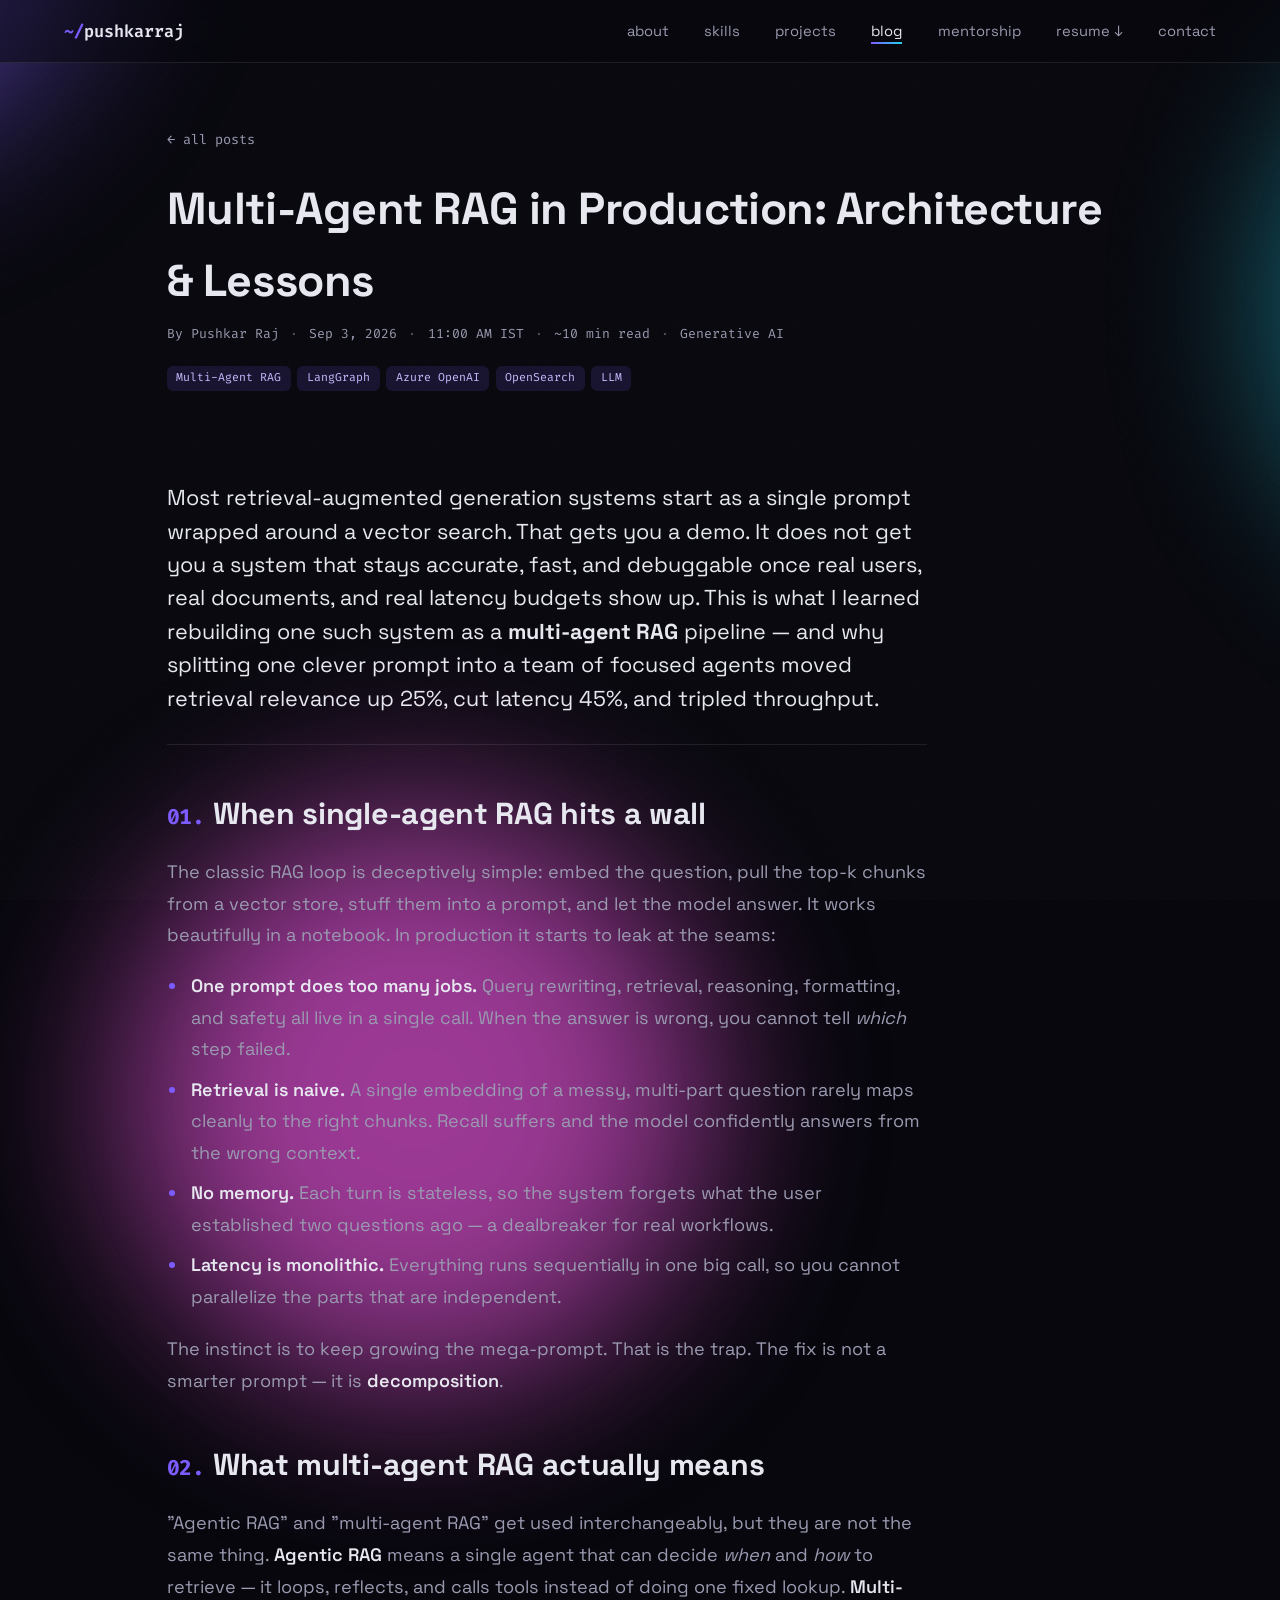
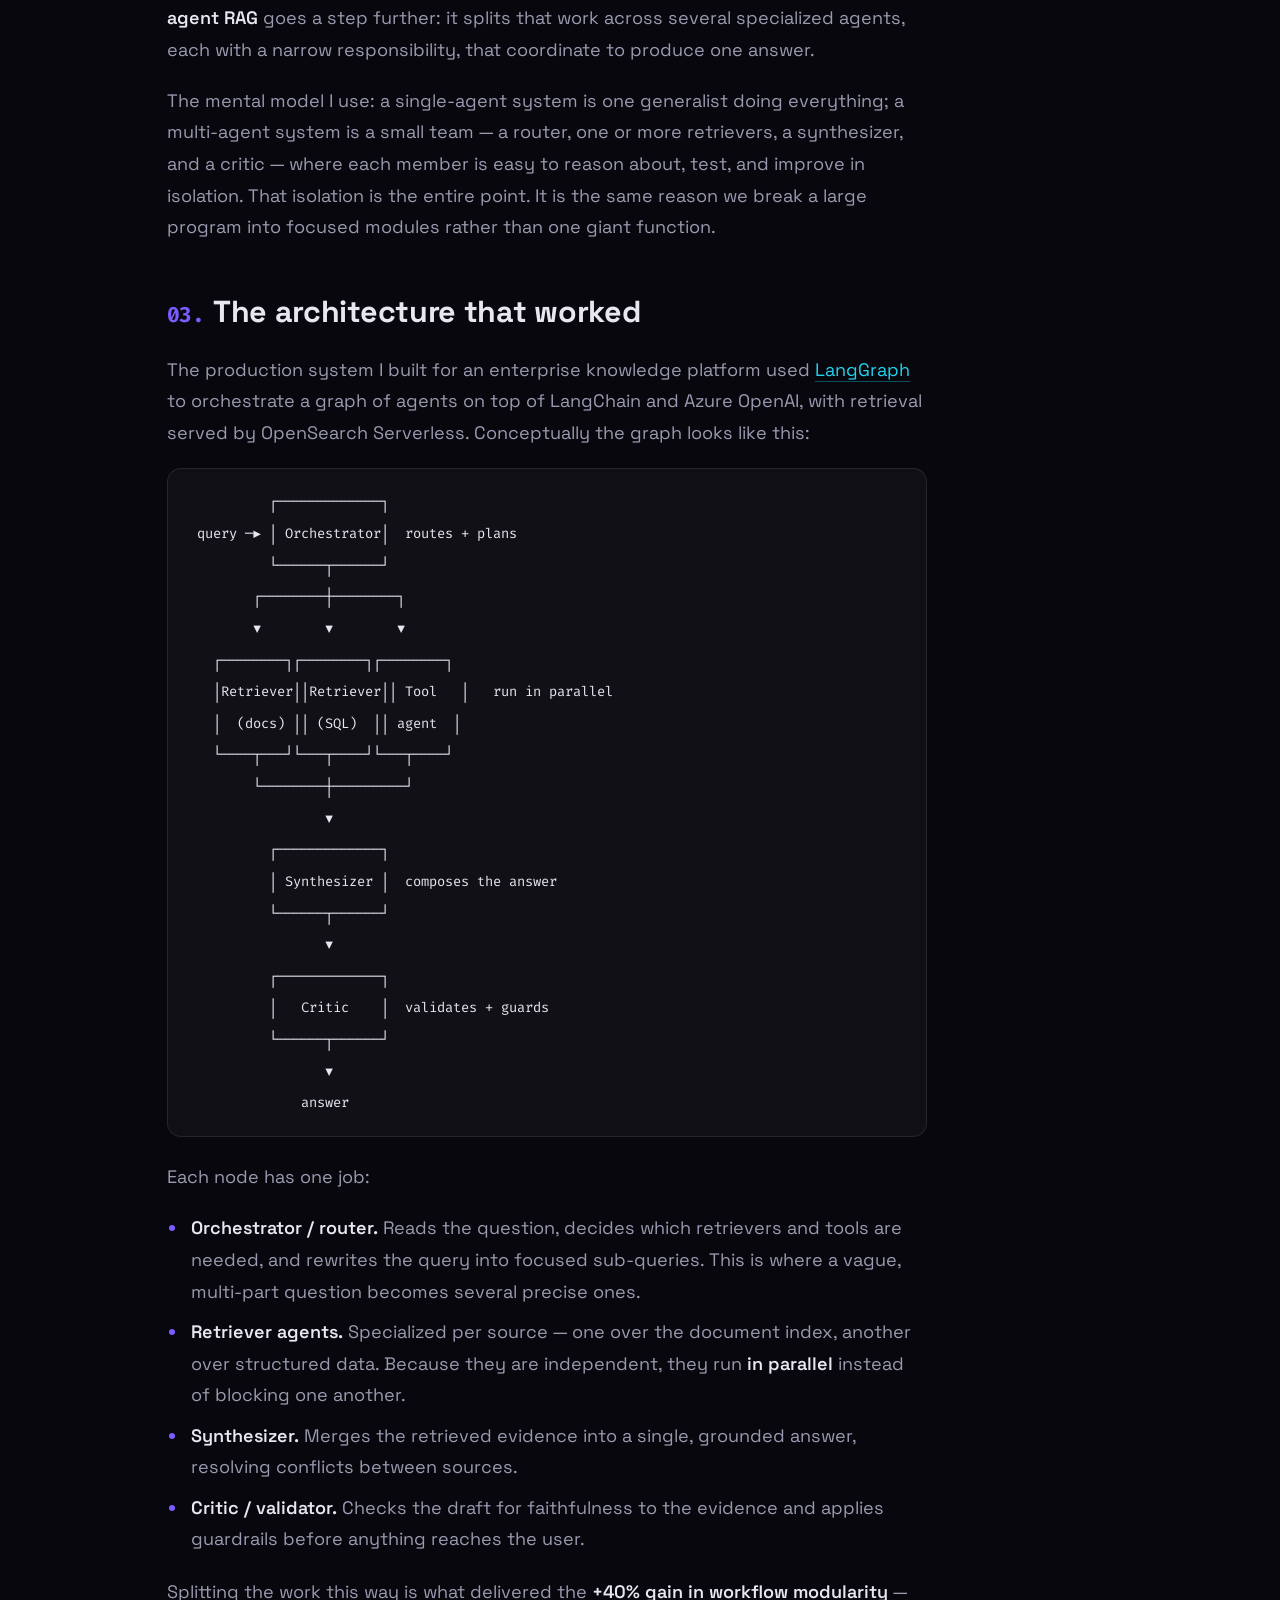
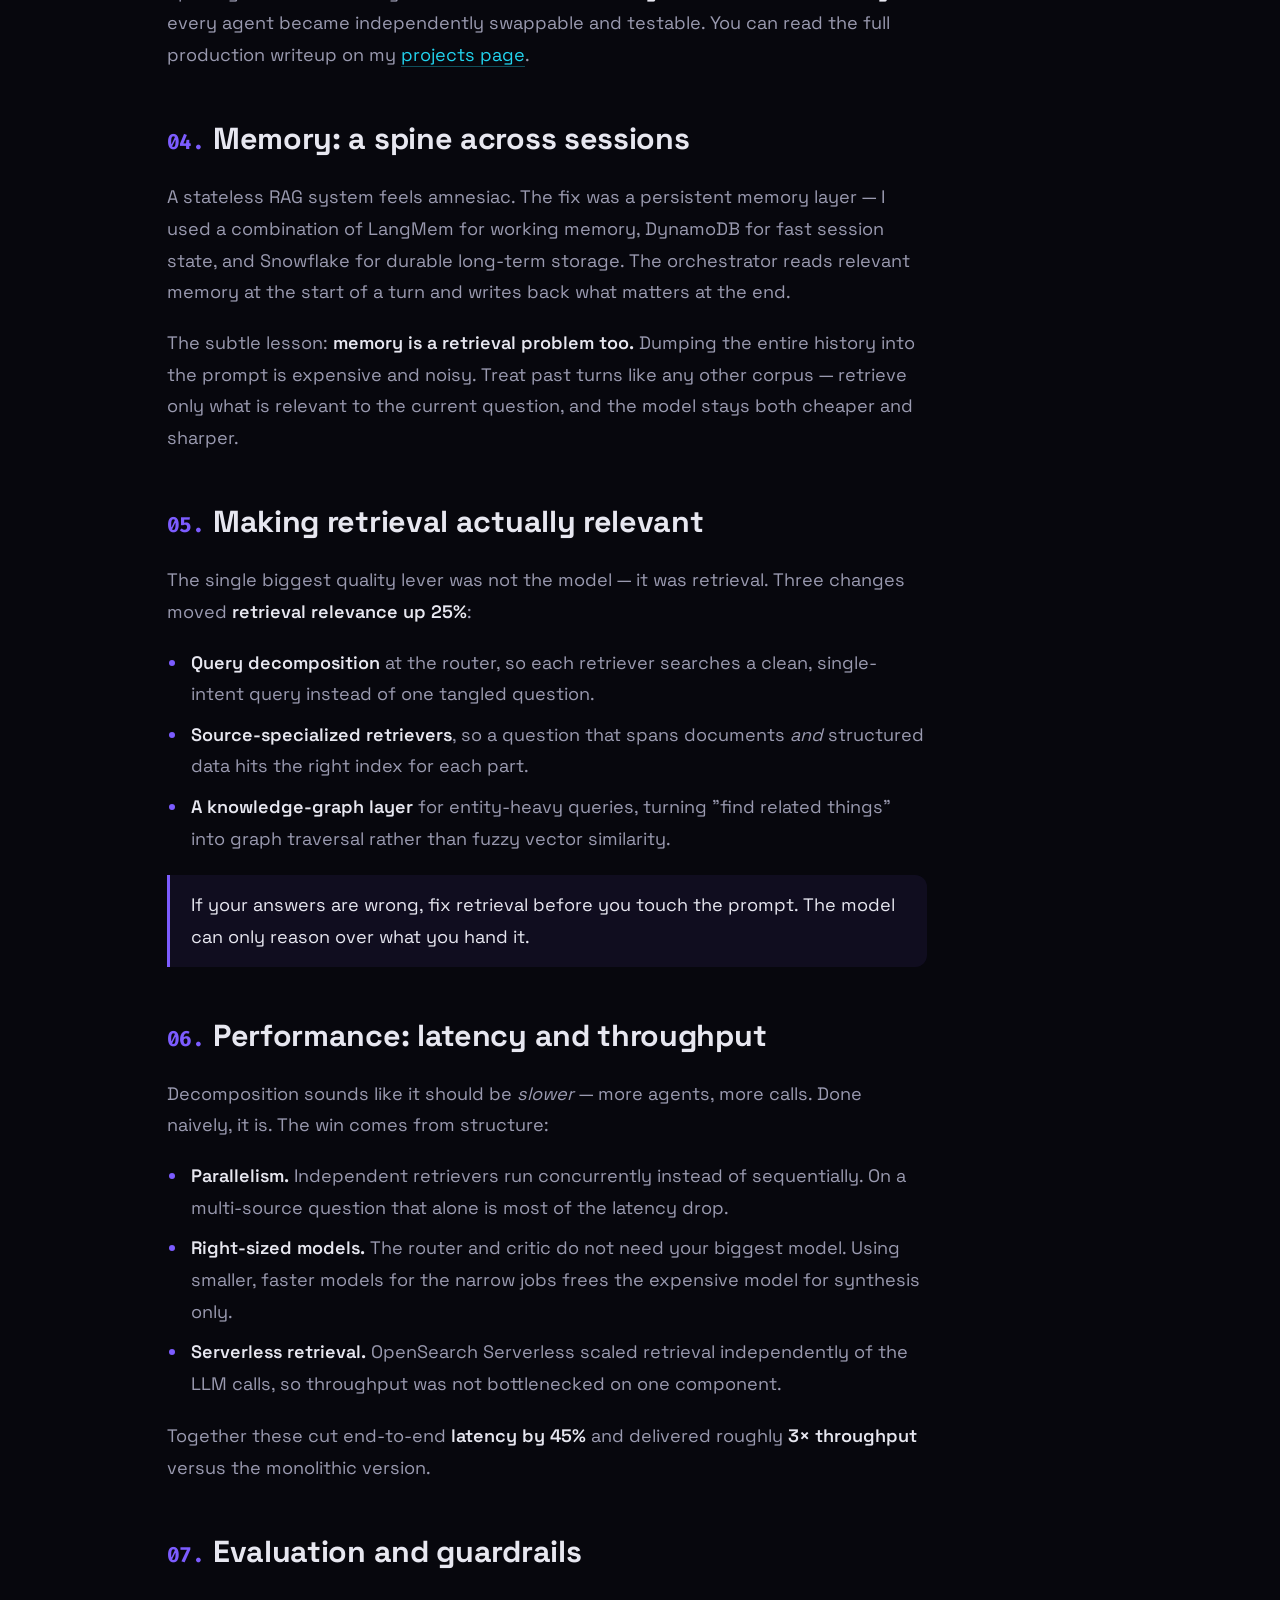
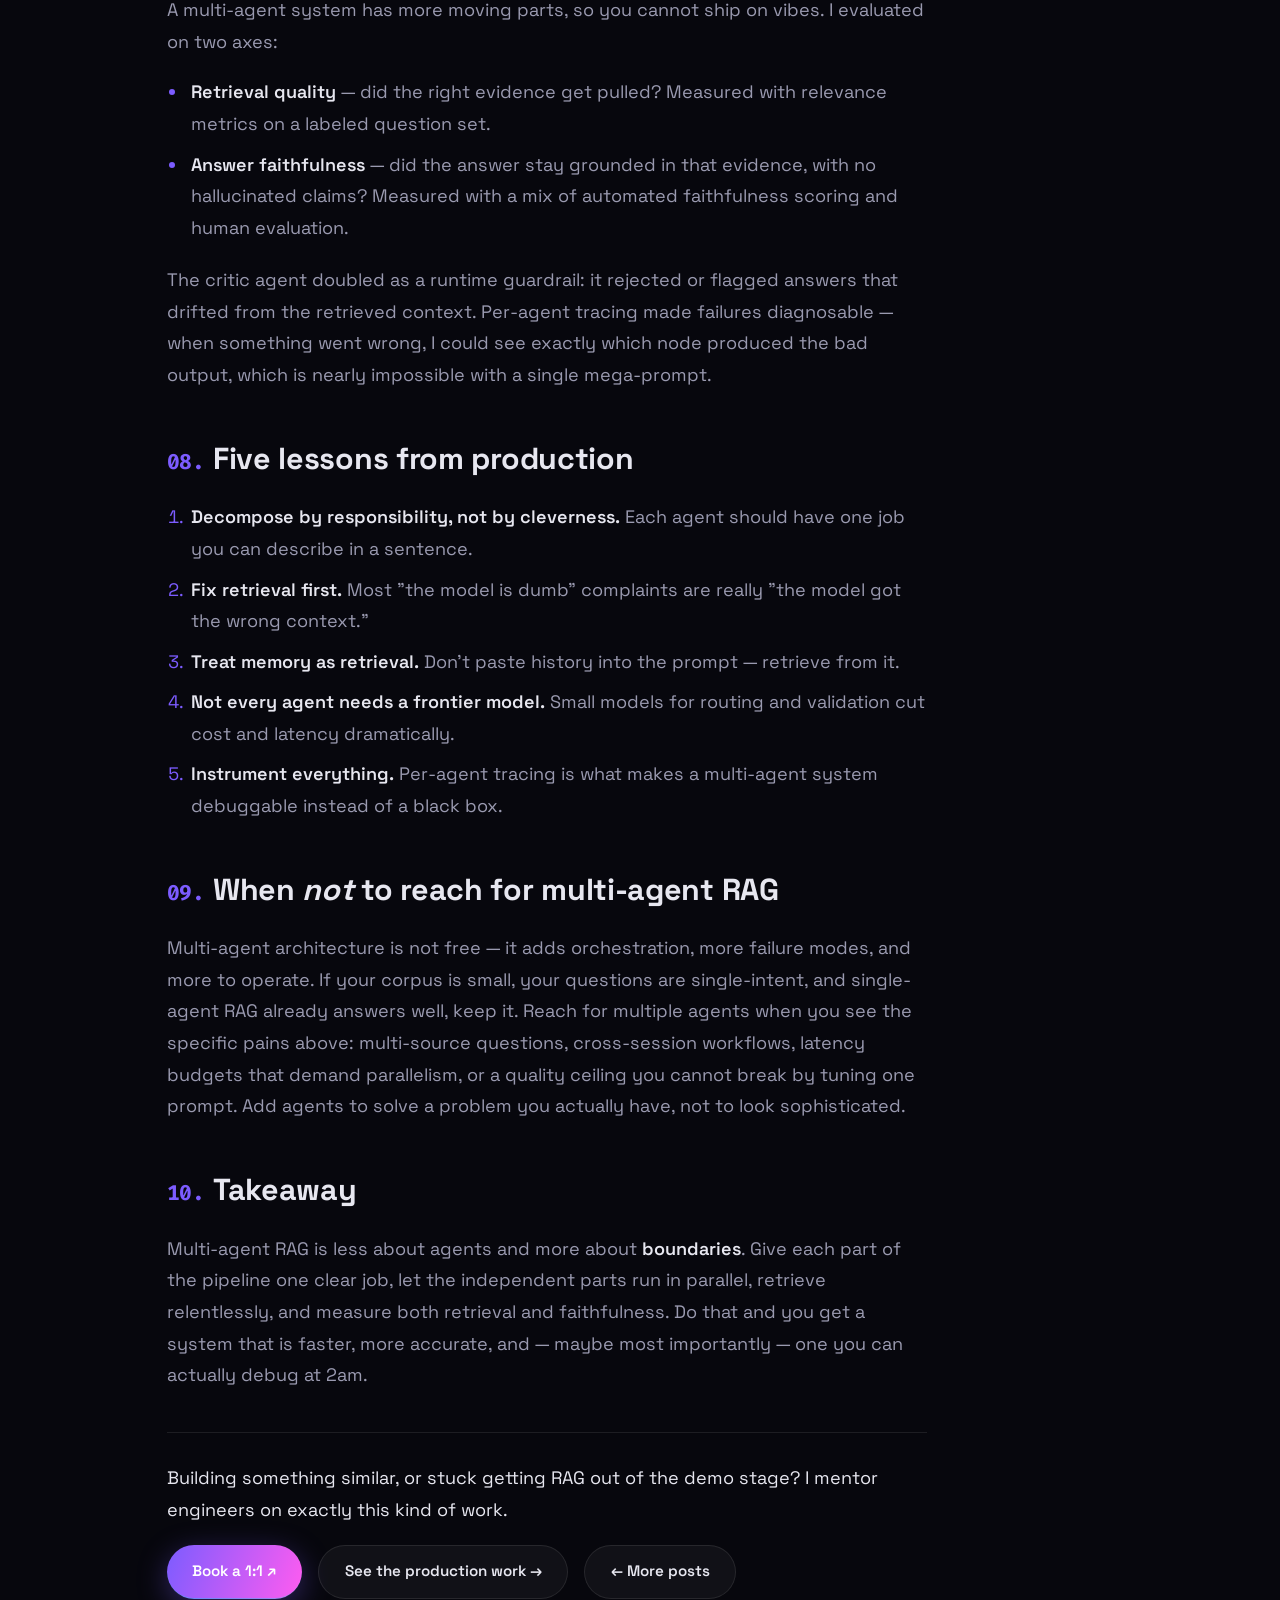
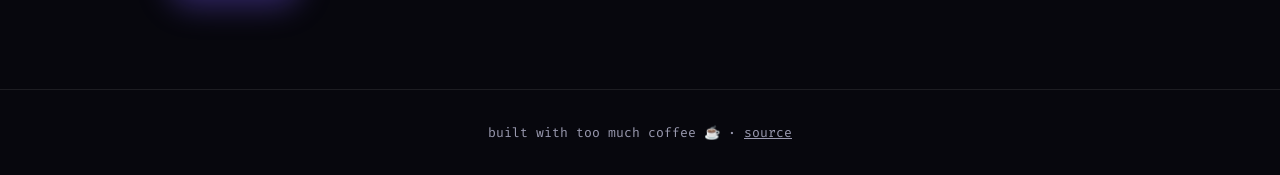
<file: blog/multi-agent-rag-production.html>
<!DOCTYPE html>
<html lang="en">
<head>
<meta charset="UTF-8" />
<meta name="viewport" content="width=device-width, initial-scale=1.0" />
<title>Multi-Agent RAG in Production: Architecture &amp; Lessons | Pushkar Raj</title>
<meta name="description" content="How I built a production multi-agent RAG system on LangGraph and Azure OpenAI — why single-agent RAG breaks down, the agent architecture that fixed it, and hard-won lessons on latency, memory, and retrieval relevance." />
<meta name="author" content="Pushkar Raj" />
<link rel="canonical" href="https://pushkarraj.github.io/blog/multi-agent-rag-production.html" />

<!-- Open Graph -->
<meta property="og:type" content="article" />
<meta property="og:title" content="Multi-Agent RAG in Production: Architecture & Lessons" />
<meta property="og:description" content="Why single-agent RAG breaks down at scale, the multi-agent architecture that fixed it, and production lessons on latency, memory, and retrieval relevance." />
<meta property="og:url" content="https://pushkarraj.github.io/blog/multi-agent-rag-production.html" />
<meta property="og:image" content="https://github.com/pushkarraj.png" />
<meta property="og:site_name" content="Pushkar Raj" />
<meta property="article:published_time" content="2026-09-03" />
<meta property="article:author" content="Pushkar Raj" />
<meta property="article:section" content="Generative AI" />
<meta property="article:tag" content="Multi-Agent RAG" />
<meta property="article:tag" content="LangGraph" />
<meta property="article:tag" content="Retrieval-Augmented Generation" />

<!-- Twitter -->
<meta name="twitter:card" content="summary_large_image" />
<meta name="twitter:title" content="Multi-Agent RAG in Production: Architecture & Lessons" />
<meta name="twitter:description" content="Why single-agent RAG breaks down at scale, the multi-agent architecture that fixed it, and production lessons on latency, memory, and retrieval relevance." />
<meta name="twitter:image" content="https://github.com/pushkarraj.png" />

<link rel="preconnect" href="https://fonts.googleapis.com" />
<link rel="preconnect" href="https://fonts.gstatic.com" crossorigin />
<link href="https://fonts.googleapis.com/css2?family=Fira+Code:wght@400;600&family=Space+Grotesk:wght@400;500;600;700&display=swap" rel="stylesheet" />
<link rel="stylesheet" href="../style.css" />

<script type="application/ld+json">
{
  "@context": "https://schema.org",
  "@type": "BlogPosting",
  "headline": "Multi-Agent RAG in Production: Architecture & Lessons",
  "description": "Why single-agent RAG breaks down at scale, the multi-agent architecture that fixed it, and production lessons on latency, memory, and retrieval relevance.",
  "image": "https://github.com/pushkarraj.png",
  "datePublished": "2026-09-03",
  "dateModified": "2026-09-03",
  "author": {
    "@type": "Person",
    "name": "Pushkar Raj",
    "url": "https://pushkarraj.github.io/about.html"
  },
  "publisher": {
    "@type": "Person",
    "name": "Pushkar Raj"
  },
  "mainEntityOfPage": {
    "@type": "WebPage",
    "@id": "https://pushkarraj.github.io/blog/multi-agent-rag-production.html"
  },
  "keywords": "multi-agent RAG, agentic RAG, LangGraph, retrieval-augmented generation, Azure OpenAI, RAG architecture",
  "articleSection": "Generative AI"
}
</script>
</head>
<body>
<div class="mesh"><span class="a"></span><span class="b"></span><span class="c"></span></div>
<div class="grain"></div>
<div class="glow" id="glow"></div>

<nav>
  <a class="logo" href="../index.html"><b>~/</b>pushkarraj</a>
  <ul>
    <li><a href="../about.html">about</a></li>
    <li><a href="../index.html#skills">skills</a></li>
    <li><a href="../projects.html">projects</a></li>
    <li><a href="../blog.html" class="active">blog</a></li>
    <li><a href="../mentorship.html">mentorship</a></li>
    <li><a href="../Pushkar_Raj_resume.pdf" download>resume ↓</a></li>
    <li><a href="../index.html#contact">contact</a></li>
  </ul>
</nav>

<section class="page-head">
  <a class="post-back" href="../blog.html">← all posts</a>
  <h2 class="title" style="margin-bottom:.4rem">Multi-Agent RAG in Production: Architecture &amp; Lessons</h2>
  <div class="post-meta">
    <span>By Pushkar Raj</span><span class="dot">·</span>
    <span>Sep 3, 2026</span><span class="dot">·</span>
    <span>11:00 AM IST</span><span class="dot">·</span>
    <span>~10 min read</span><span class="dot">·</span>
    <span>Generative AI</span>
  </div>
  <div class="stack">
    <span>Multi-Agent RAG</span><span>LangGraph</span><span>Azure OpenAI</span><span>OpenSearch</span><span>LLM</span>
  </div>
</section>

<section class="reveal" style="padding-top:0">
  <article class="post">
    <p class="post-lede">
      Most retrieval-augmented generation systems start as a single prompt wrapped around a vector search. That gets
      you a demo. It does not get you a system that stays accurate, fast, and debuggable once real users, real
      documents, and real latency budgets show up. This is what I learned rebuilding one such system as a
      <strong>multi-agent RAG</strong> pipeline — and why splitting one clever prompt into a team of focused agents
      moved retrieval relevance up 25%, cut latency 45%, and tripled throughput.
    </p>

    <div class="post-body">
      <h2><span class="n">01.</span>When single-agent RAG hits a wall</h2>
      <p>
        The classic RAG loop is deceptively simple: embed the question, pull the top-k chunks from a vector store,
        stuff them into a prompt, and let the model answer. It works beautifully in a notebook. In production it starts
        to leak at the seams:
      </p>
      <ul>
        <li><strong>One prompt does too many jobs.</strong> Query rewriting, retrieval, reasoning, formatting, and
          safety all live in a single call. When the answer is wrong, you cannot tell <em>which</em> step failed.</li>
        <li><strong>Retrieval is naive.</strong> A single embedding of a messy, multi-part question rarely maps cleanly
          to the right chunks. Recall suffers and the model confidently answers from the wrong context.</li>
        <li><strong>No memory.</strong> Each turn is stateless, so the system forgets what the user established two
          questions ago — a dealbreaker for real workflows.</li>
        <li><strong>Latency is monolithic.</strong> Everything runs sequentially in one big call, so you cannot
          parallelize the parts that are independent.</li>
      </ul>
      <p>
        The instinct is to keep growing the mega-prompt. That is the trap. The fix is not a smarter prompt — it is
        <strong>decomposition</strong>.
      </p>

      <h2><span class="n">02.</span>What multi-agent RAG actually means</h2>
      <p>
        "Agentic RAG" and "multi-agent RAG" get used interchangeably, but they are not the same thing.
        <strong>Agentic RAG</strong> means a single agent that can decide <em>when</em> and <em>how</em> to retrieve —
        it loops, reflects, and calls tools instead of doing one fixed lookup. <strong>Multi-agent RAG</strong> goes a
        step further: it splits that work across several specialized agents, each with a narrow responsibility, that
        coordinate to produce one answer.
      </p>
      <p>
        The mental model I use: a single-agent system is one generalist doing everything; a multi-agent system is a
        small team — a router, one or more retrievers, a synthesizer, and a critic — where each member is easy to
        reason about, test, and improve in isolation. That isolation is the entire point. It is the same reason we
        break a large program into focused modules rather than one giant function.
      </p>

      <h2><span class="n">03.</span>The architecture that worked</h2>
      <p>
        The production system I built for an enterprise knowledge platform used
        <a href="https://langchain-ai.github.io/langgraph/" target="_blank" rel="noreferrer">LangGraph</a> to
        orchestrate a graph of agents on top of LangChain and Azure OpenAI, with retrieval served by OpenSearch
        Serverless. Conceptually the graph looks like this:
      </p>
      <pre><code>          ┌─────────────┐
 query ─► │ Orchestrator│  routes + plans
          └──────┬──────┘
        ┌────────┼────────┐
        ▼        ▼        ▼
   ┌────────┐┌────────┐┌────────┐
   │Retriever││Retriever││ Tool   │   run in parallel
   │  (docs) ││ (SQL)  ││ agent  │
   └────┬───┘└───┬────┘└───┬────┘
        └────────┼─────────┘
                 ▼
          ┌─────────────┐
          │ Synthesizer │  composes the answer
          └──────┬──────┘
                 ▼
          ┌─────────────┐
          │   Critic    │  validates + guards
          └──────┬──────┘
                 ▼
              answer</code></pre>
      <p>Each node has one job:</p>
      <ul>
        <li><strong>Orchestrator / router.</strong> Reads the question, decides which retrievers and tools are needed,
          and rewrites the query into focused sub-queries. This is where a vague, multi-part question becomes several
          precise ones.</li>
        <li><strong>Retriever agents.</strong> Specialized per source — one over the document index, another over
          structured data. Because they are independent, they run <strong>in parallel</strong> instead of blocking one
          another.</li>
        <li><strong>Synthesizer.</strong> Merges the retrieved evidence into a single, grounded answer, resolving
          conflicts between sources.</li>
        <li><strong>Critic / validator.</strong> Checks the draft for faithfulness to the evidence and applies
          guardrails before anything reaches the user.</li>
      </ul>
      <p>
        Splitting the work this way is what delivered the <strong>+40% gain in workflow modularity</strong> — every
        agent became independently swappable and testable. You can read the full production writeup on my
        <a href="../projects.html#flagship">projects page</a>.
      </p>

      <h2><span class="n">04.</span>Memory: a spine across sessions</h2>
      <p>
        A stateless RAG system feels amnesiac. The fix was a persistent memory layer — I used a combination of LangMem
        for working memory, DynamoDB for fast session state, and Snowflake for durable long-term storage. The
        orchestrator reads relevant memory at the start of a turn and writes back what matters at the end.
      </p>
      <p>
        The subtle lesson: <strong>memory is a retrieval problem too.</strong> Dumping the entire history into the
        prompt is expensive and noisy. Treat past turns like any other corpus — retrieve only what is relevant to the
        current question, and the model stays both cheaper and sharper.
      </p>

      <h2><span class="n">05.</span>Making retrieval actually relevant</h2>
      <p>
        The single biggest quality lever was not the model — it was retrieval. Three changes moved
        <strong>retrieval relevance up 25%</strong>:
      </p>
      <ul>
        <li><strong>Query decomposition</strong> at the router, so each retriever searches a clean, single-intent
          query instead of one tangled question.</li>
        <li><strong>Source-specialized retrievers</strong>, so a question that spans documents <em>and</em> structured
          data hits the right index for each part.</li>
        <li><strong>A knowledge-graph layer</strong> for entity-heavy queries, turning "find related things" into graph
          traversal rather than fuzzy vector similarity.</li>
      </ul>
      <blockquote>
        <p>If your answers are wrong, fix retrieval before you touch the prompt. The model can only reason over what
          you hand it.</p>
      </blockquote>

      <h2><span class="n">06.</span>Performance: latency and throughput</h2>
      <p>
        Decomposition sounds like it should be <em>slower</em> — more agents, more calls. Done naively, it is. The win
        comes from structure:
      </p>
      <ul>
        <li><strong>Parallelism.</strong> Independent retrievers run concurrently instead of sequentially. On a
          multi-source question that alone is most of the latency drop.</li>
        <li><strong>Right-sized models.</strong> The router and critic do not need your biggest model. Using smaller,
          faster models for the narrow jobs frees the expensive model for synthesis only.</li>
        <li><strong>Serverless retrieval.</strong> OpenSearch Serverless scaled retrieval independently of the LLM
          calls, so throughput was not bottlenecked on one component.</li>
      </ul>
      <p>
        Together these cut end-to-end <strong>latency by 45%</strong> and delivered roughly <strong>3× throughput</strong>
        versus the monolithic version.
      </p>

      <h2><span class="n">07.</span>Evaluation and guardrails</h2>
      <p>
        A multi-agent system has more moving parts, so you cannot ship on vibes. I evaluated on two axes:
      </p>
      <ul>
        <li><strong>Retrieval quality</strong> — did the right evidence get pulled? Measured with relevance metrics on
          a labeled question set.</li>
        <li><strong>Answer faithfulness</strong> — did the answer stay grounded in that evidence, with no hallucinated
          claims? Measured with a mix of automated faithfulness scoring and human evaluation.</li>
      </ul>
      <p>
        The critic agent doubled as a runtime guardrail: it rejected or flagged answers that drifted from the
        retrieved context. Per-agent tracing made failures diagnosable — when something went wrong, I could see exactly
        which node produced the bad output, which is nearly impossible with a single mega-prompt.
      </p>

      <h2><span class="n">08.</span>Five lessons from production</h2>
      <ol>
        <li><strong>Decompose by responsibility, not by cleverness.</strong> Each agent should have one job you can
          describe in a sentence.</li>
        <li><strong>Fix retrieval first.</strong> Most "the model is dumb" complaints are really "the model got the
          wrong context."</li>
        <li><strong>Treat memory as retrieval.</strong> Don't paste history into the prompt — retrieve from it.</li>
        <li><strong>Not every agent needs a frontier model.</strong> Small models for routing and validation cut cost
          and latency dramatically.</li>
        <li><strong>Instrument everything.</strong> Per-agent tracing is what makes a multi-agent system debuggable
          instead of a black box.</li>
      </ol>

      <h2><span class="n">09.</span>When <em>not</em> to reach for multi-agent RAG</h2>
      <p>
        Multi-agent architecture is not free — it adds orchestration, more failure modes, and more to operate. If your
        corpus is small, your questions are single-intent, and single-agent RAG already answers well, keep it. Reach
        for multiple agents when you see the specific pains above: multi-source questions, cross-session workflows,
        latency budgets that demand parallelism, or a quality ceiling you cannot break by tuning one prompt. Add
        agents to solve a problem you actually have, not to look sophisticated.
      </p>

      <h2><span class="n">10.</span>Takeaway</h2>
      <p>
        Multi-agent RAG is less about agents and more about <strong>boundaries</strong>. Give each part of the pipeline
        one clear job, let the independent parts run in parallel, retrieve relentlessly, and measure both retrieval and
        faithfulness. Do that and you get a system that is faster, more accurate, and — maybe most importantly — one you
        can actually debug at 2am.
      </p>

      <div class="post-foot">
        <p style="color:var(--fg); margin-bottom:1.2rem">
          Building something similar, or stuck getting RAG out of the demo stage? I mentor engineers on exactly this
          kind of work.
        </p>
        <div class="cta" style="display:flex; gap:1rem; flex-wrap:wrap">
          <a class="btn primary" href="https://topmate.io/pushkar10" target="_blank" rel="noreferrer">Book a 1:1 ↗</a>
          <a class="btn ghost" href="../projects.html#flagship">See the production work →</a>
          <a class="btn ghost" href="../blog.html">← More posts</a>
        </div>
      </div>
    </div>
  </article>
</section>

<footer>built with too much coffee ☕ · <a href="https://github.com/pushkarraj/pushkarraj.github.io" style="color:var(--muted)">source</a></footer>

<script>
// cursor glow
const glow=document.getElementById('glow');
addEventListener('mousemove',e=>{glow.style.opacity=1; glow.style.left=e.clientX+'px'; glow.style.top=e.clientY+'px';});
addEventListener('mouseleave',()=>glow.style.opacity=0);
// scroll reveal
const io=new IntersectionObserver(es=>es.forEach(e=>{
  if(e.isIntersecting){e.target.classList.add('in'); io.unobserve(e.target);}
}),{threshold:.06});
document.querySelectorAll('.reveal').forEach(s=>io.observe(s));
</script>
</body>
</html>
</file>
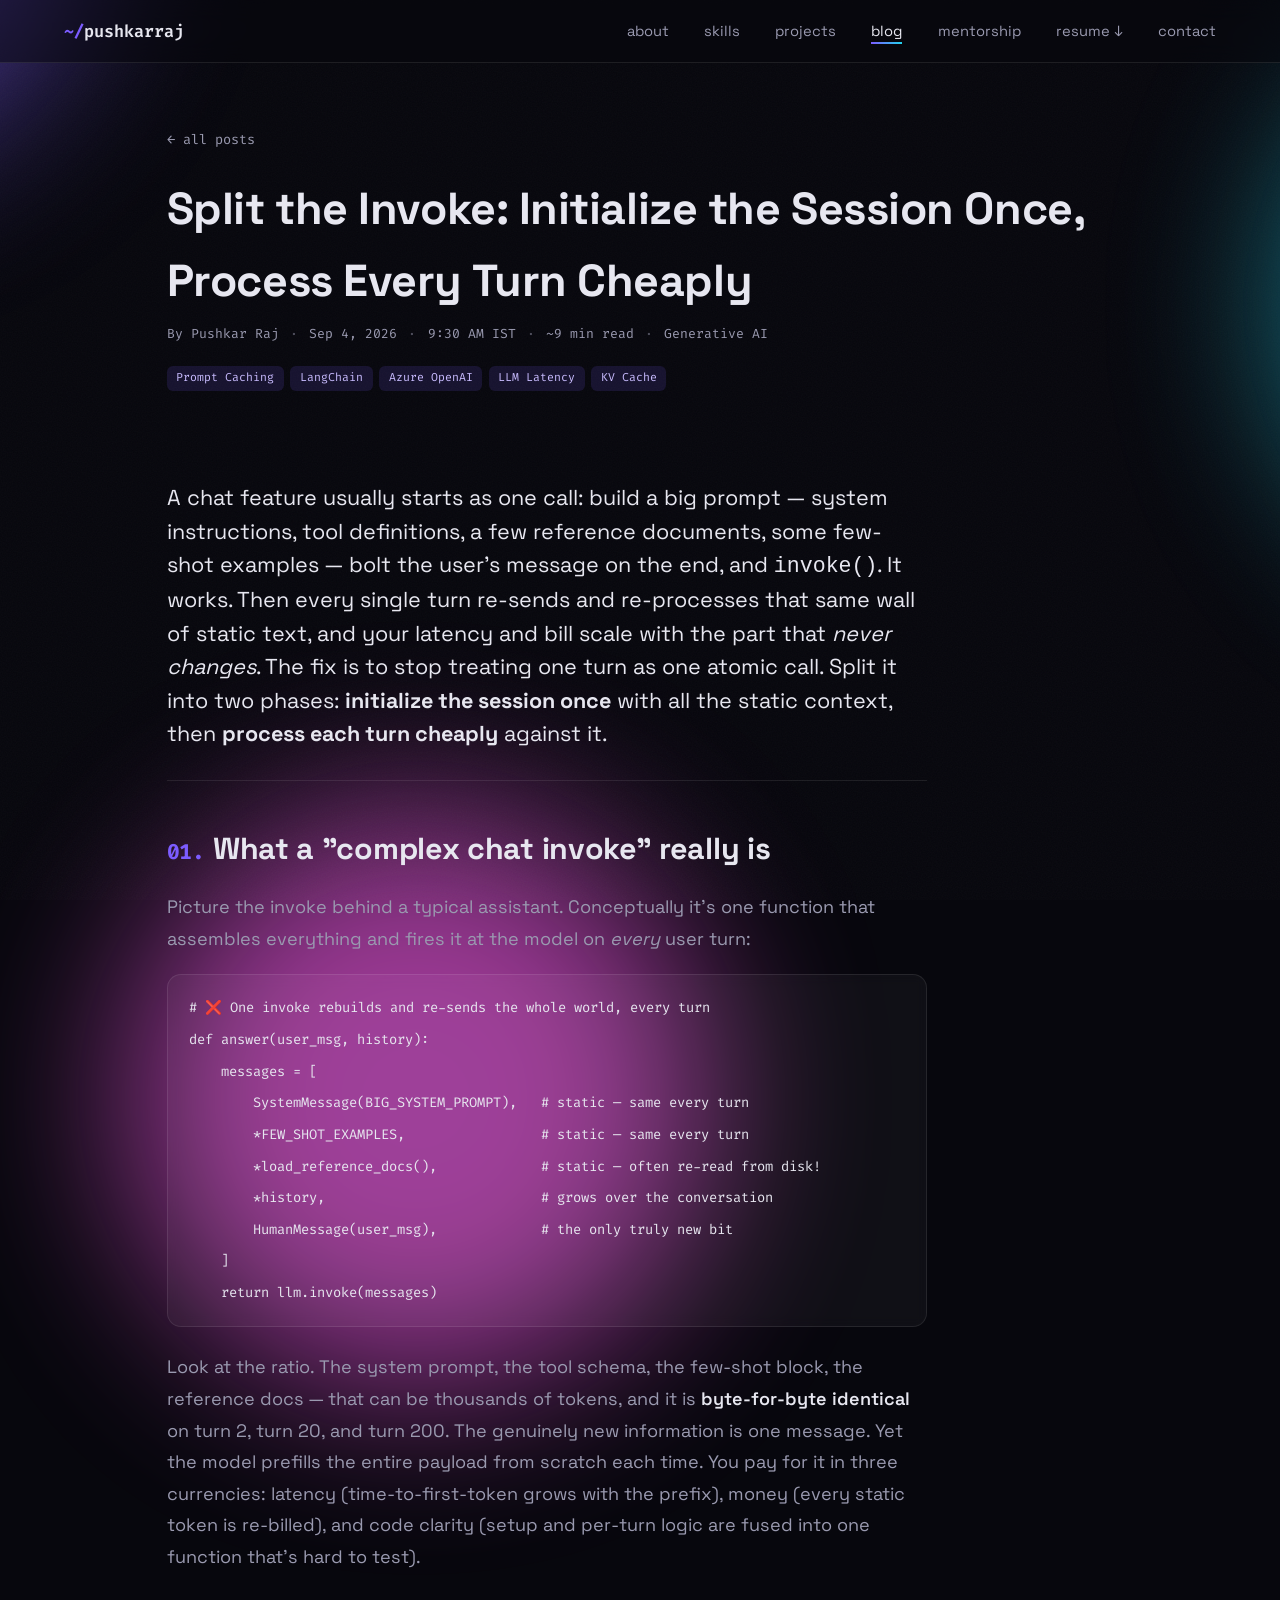
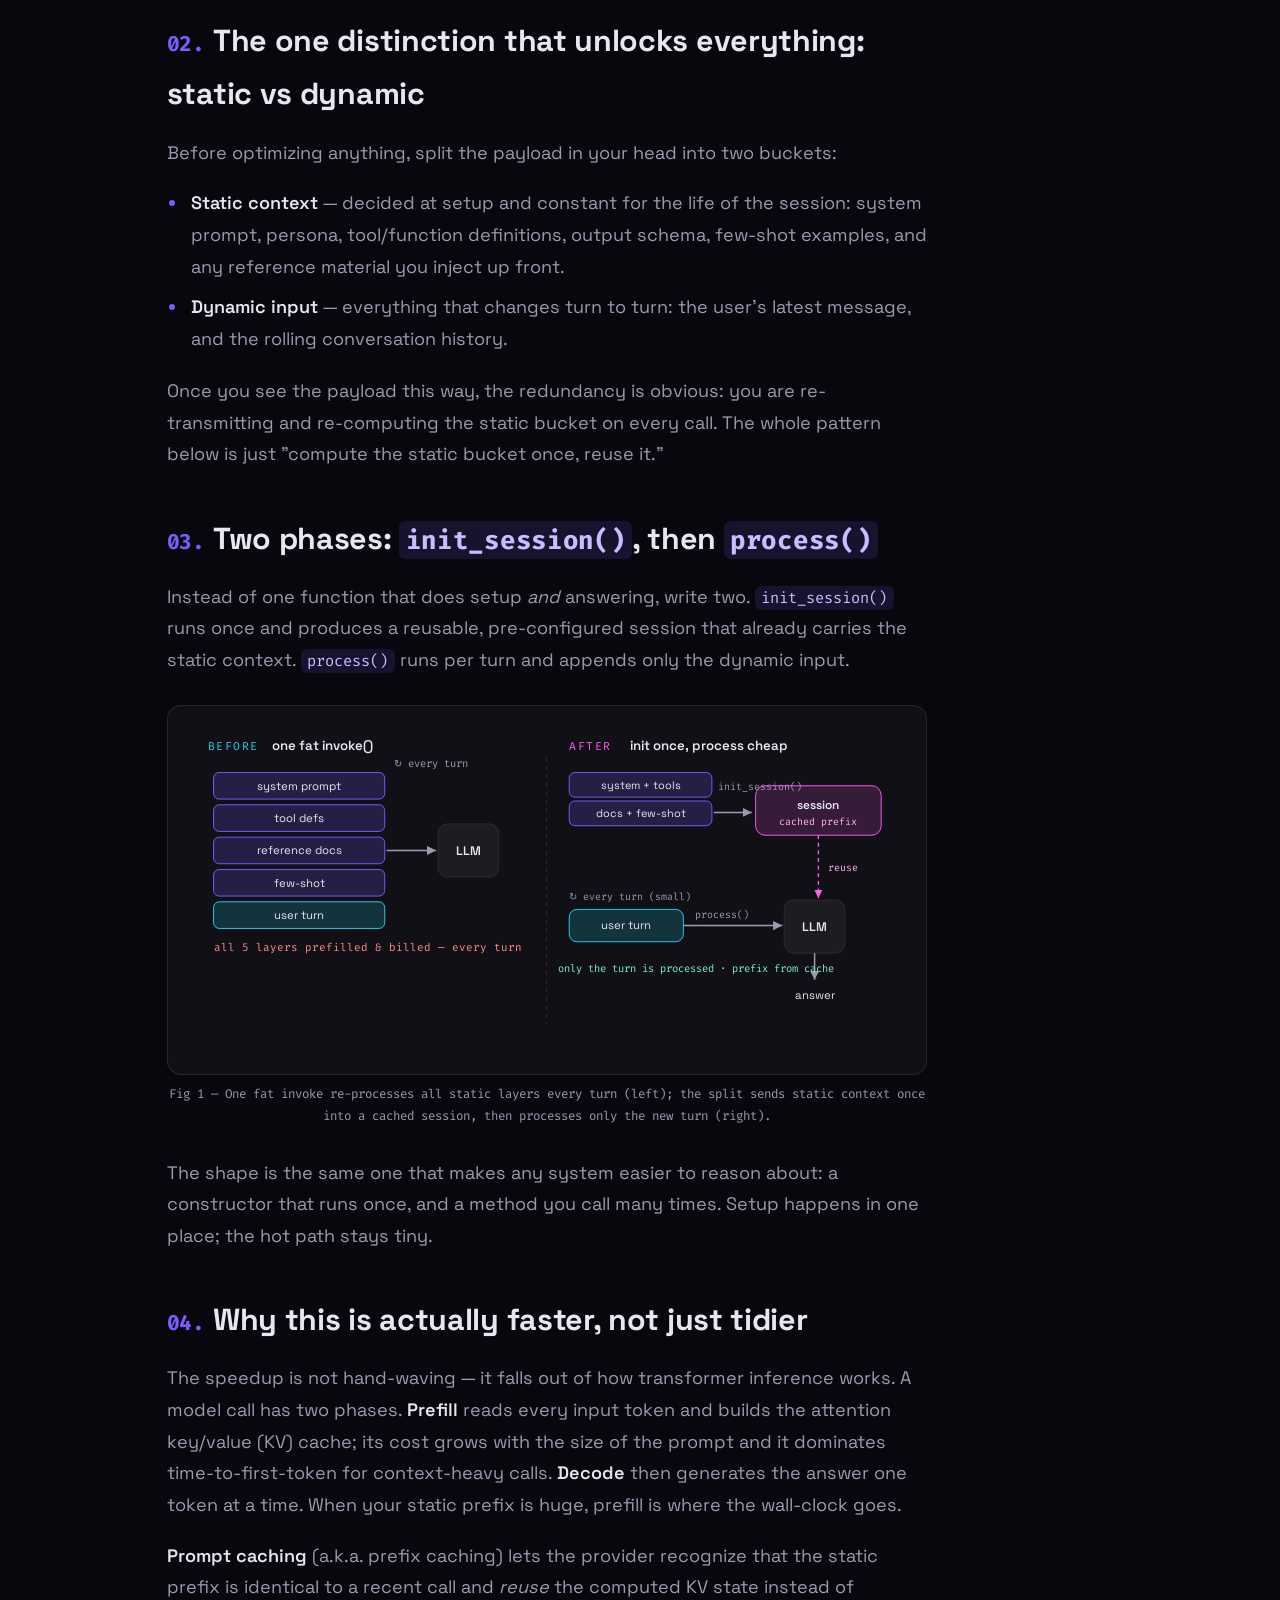
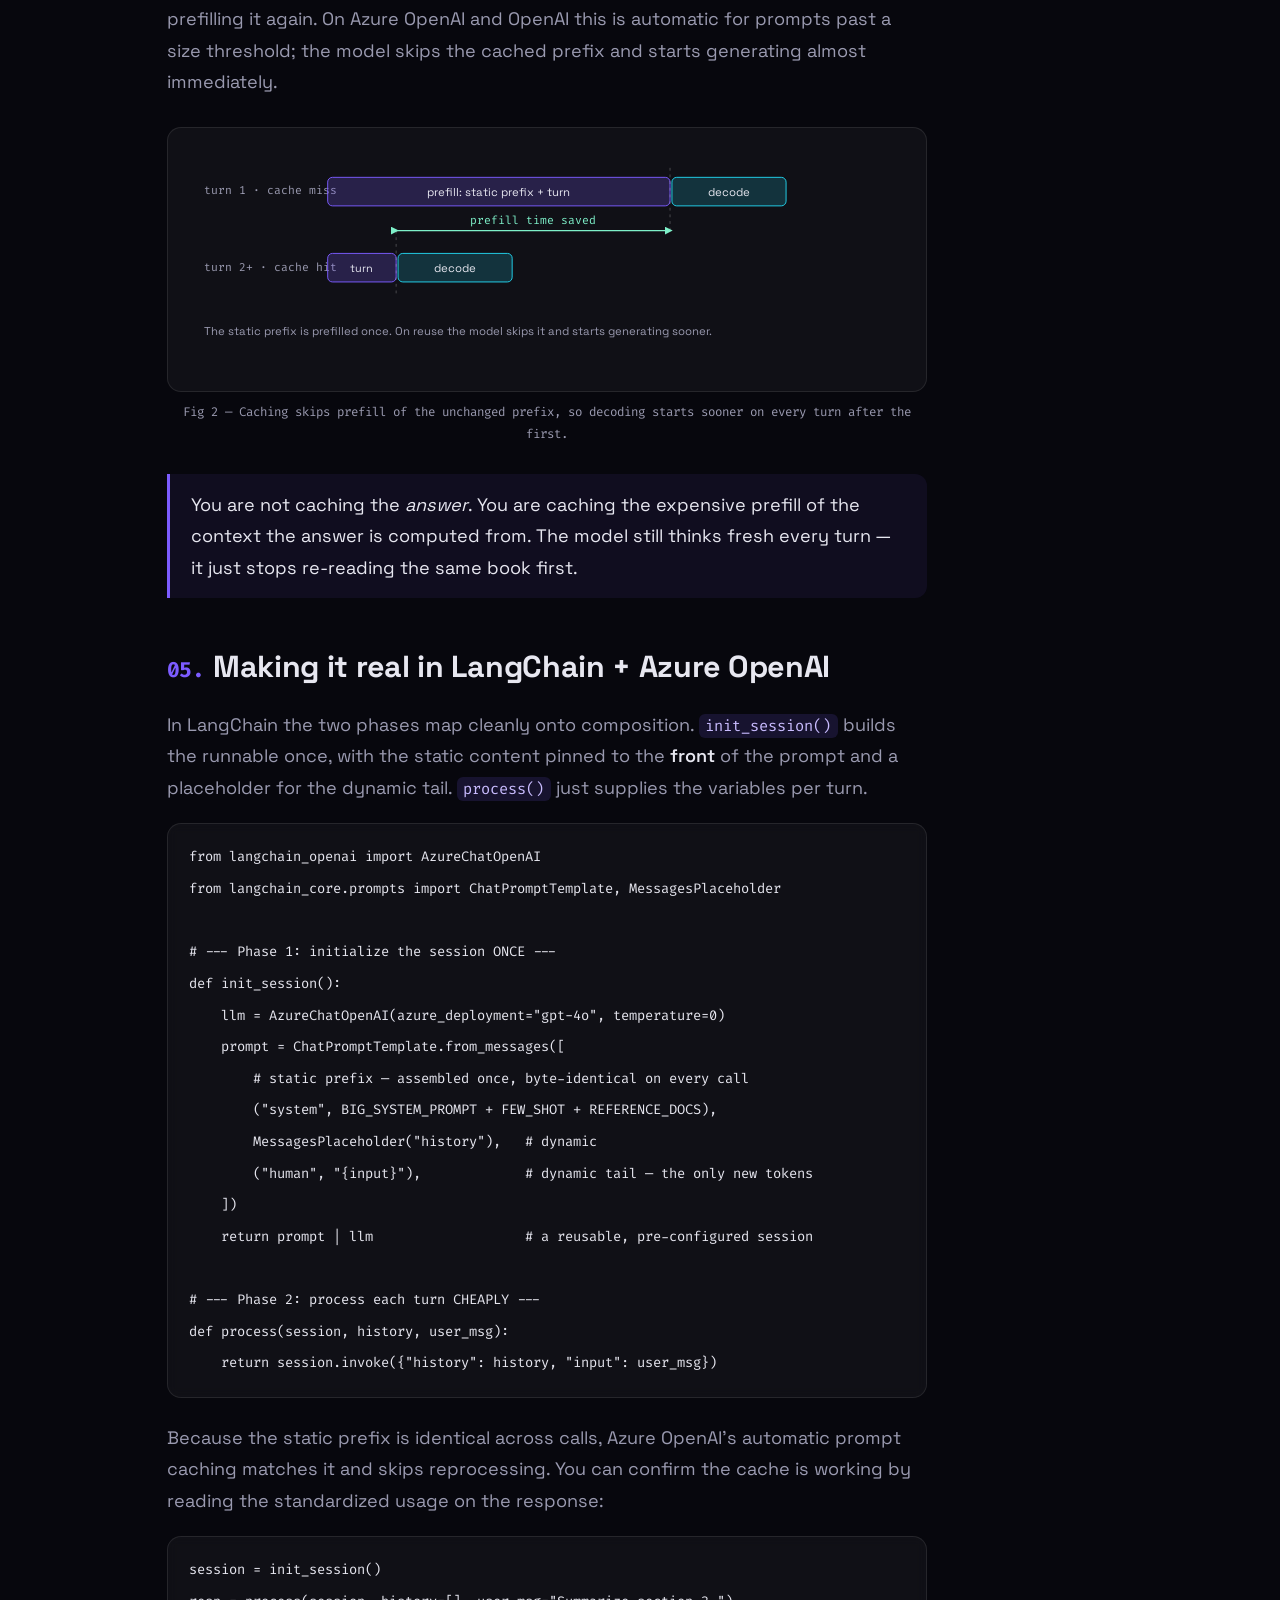
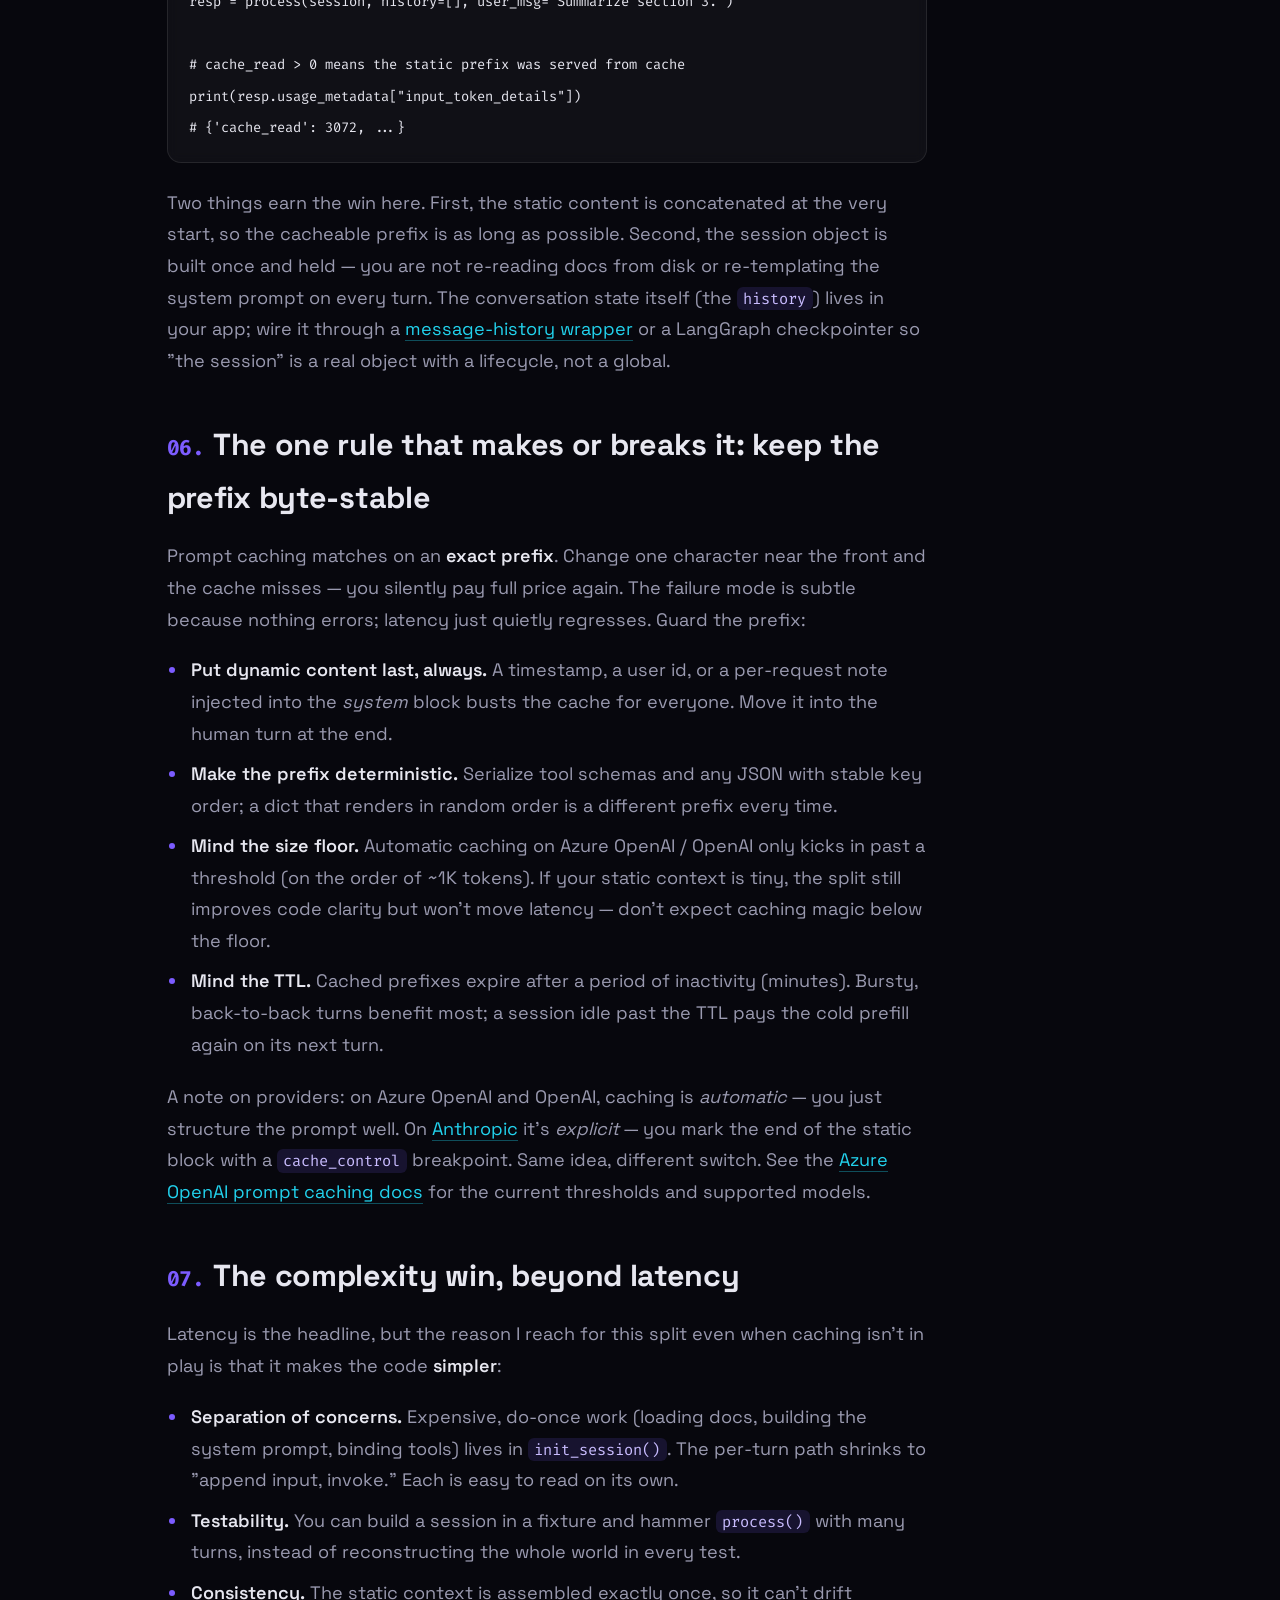
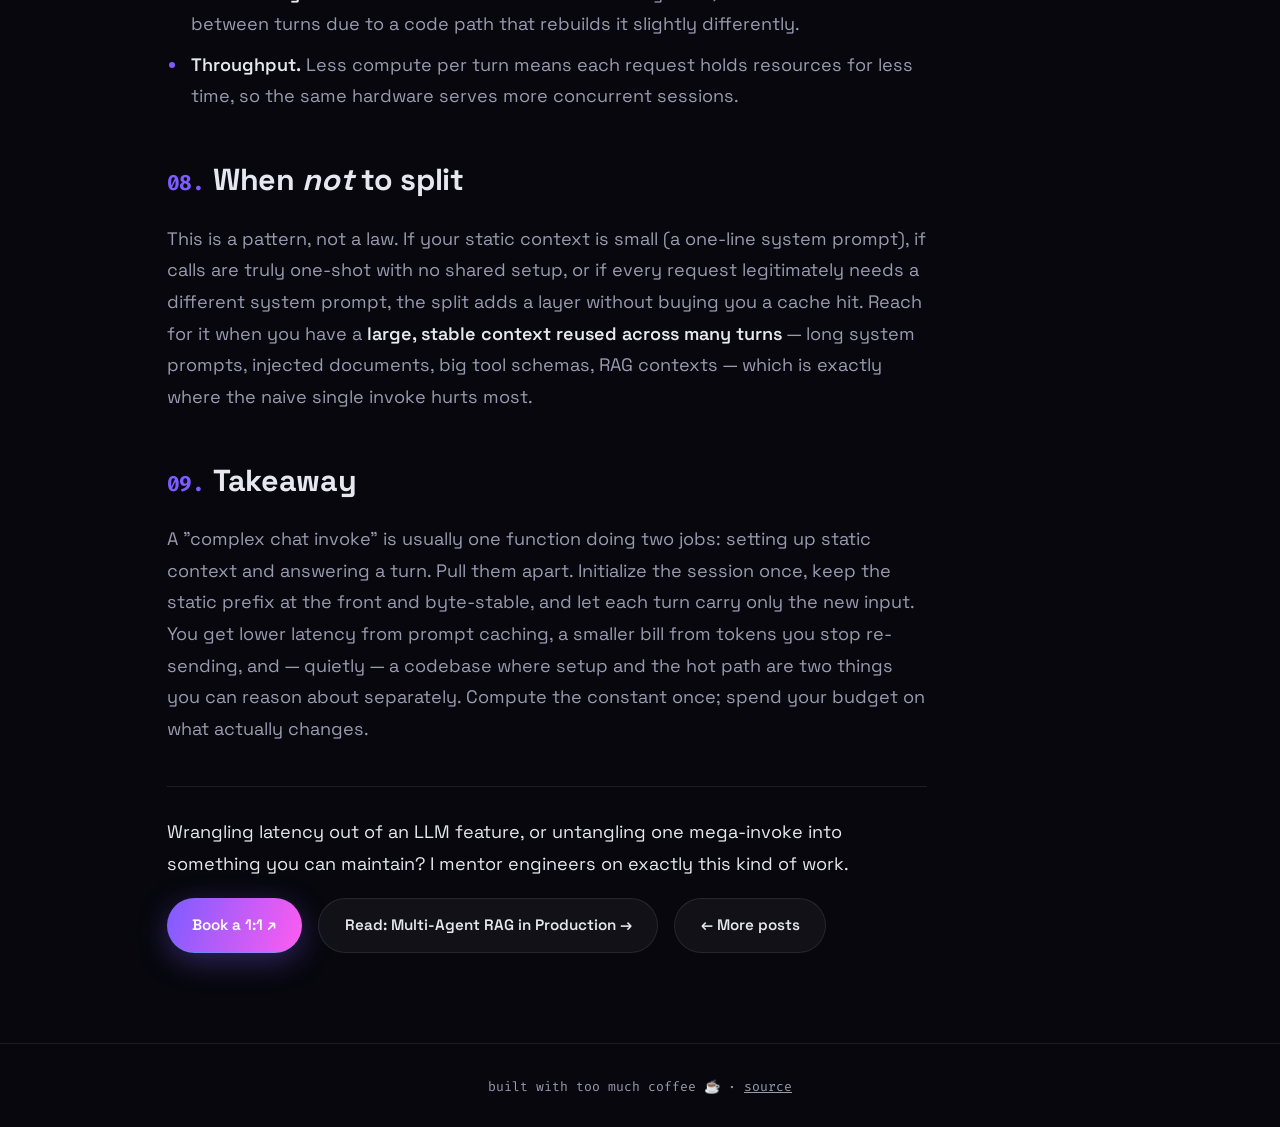
<file: blog/two-phase-chat-invoke.html>
<!DOCTYPE html>
<html lang="en">
<head>
<meta charset="UTF-8" />
<meta name="viewport" content="width=device-width, initial-scale=1.0" />
<title>Split the Invoke: Initialize the Session Once, Process Every Turn Cheaply | Pushkar Raj</title>
<meta name="description" content="How to break one bloated chat invoke into two phases — a session init that loads all static context once, and a lightweight per-turn process step — to cut latency and complexity using prompt caching in LangChain + Azure OpenAI." />
<meta name="author" content="Pushkar Raj" />
<link rel="canonical" href="https://pushkarraj.github.io/blog/two-phase-chat-invoke.html" />

<!-- Open Graph -->
<meta property="og:type" content="article" />
<meta property="og:title" content="Split the Invoke: Initialize the Session Once, Process Every Turn Cheaply" />
<meta property="og:description" content="Break one bloated chat invoke into a session init that loads static context once and a cheap per-turn process step — cutting latency and complexity with prompt caching." />
<meta property="og:url" content="https://pushkarraj.github.io/blog/two-phase-chat-invoke.html" />
<meta property="og:image" content="https://github.com/pushkarraj.png" />
<meta property="og:site_name" content="Pushkar Raj" />
<meta property="article:published_time" content="2026-09-04T09:30:00+05:30" />
<meta property="article:author" content="Pushkar Raj" />
<meta property="article:section" content="Generative AI" />
<meta property="article:tag" content="Prompt Caching" />
<meta property="article:tag" content="LangChain" />
<meta property="article:tag" content="Azure OpenAI" />
<meta property="article:tag" content="LLM Latency" />

<!-- Twitter -->
<meta name="twitter:card" content="summary_large_image" />
<meta name="twitter:title" content="Split the Invoke: Initialize the Session Once, Process Every Turn Cheaply" />
<meta name="twitter:description" content="Break one bloated chat invoke into a session init that loads static context once and a cheap per-turn process step — cutting latency and complexity with prompt caching." />
<meta name="twitter:image" content="https://github.com/pushkarraj.png" />

<link rel="preconnect" href="https://fonts.googleapis.com" />
<link rel="preconnect" href="https://fonts.gstatic.com" crossorigin />
<link href="https://fonts.googleapis.com/css2?family=Fira+Code:wght@400;600&family=Space+Grotesk:wght@400;500;600;700&display=swap" rel="stylesheet" />
<link rel="stylesheet" href="../style.css" />

<script type="application/ld+json">
{
  "@context": "https://schema.org",
  "@type": "BlogPosting",
  "headline": "Split the Invoke: Initialize the Session Once, Process Every Turn Cheaply",
  "description": "Break one bloated chat invoke into a session init that loads static context once and a cheap per-turn process step — cutting latency and complexity with prompt caching in LangChain + Azure OpenAI.",
  "image": "https://github.com/pushkarraj.png",
  "datePublished": "2026-09-04T09:30:00+05:30",
  "dateModified": "2026-09-04T09:30:00+05:30",
  "author": {
    "@type": "Person",
    "name": "Pushkar Raj",
    "url": "https://pushkarraj.github.io/about.html"
  },
  "publisher": {
    "@type": "Person",
    "name": "Pushkar Raj"
  },
  "mainEntityOfPage": {
    "@type": "WebPage",
    "@id": "https://pushkarraj.github.io/blog/two-phase-chat-invoke.html"
  },
  "keywords": "prompt caching, prefix caching, chat invoke, session initialization, LangChain, Azure OpenAI, LLM latency, KV cache",
  "articleSection": "Generative AI"
}
</script>
</head>
<body>
<div class="mesh"><span class="a"></span><span class="b"></span><span class="c"></span></div>
<div class="grain"></div>
<div class="glow" id="glow"></div>

<nav>
  <a class="logo" href="../index.html"><b>~/</b>pushkarraj</a>
  <ul>
    <li><a href="../about.html">about</a></li>
    <li><a href="../index.html#skills">skills</a></li>
    <li><a href="../projects.html">projects</a></li>
    <li><a href="../blog.html" class="active">blog</a></li>
    <li><a href="../mentorship.html">mentorship</a></li>
    <li><a href="../Pushkar_Raj_resume.pdf" download>resume ↓</a></li>
    <li><a href="../index.html#contact">contact</a></li>
  </ul>
</nav>

<section class="page-head">
  <a class="post-back" href="../blog.html">← all posts</a>
  <h2 class="title" style="margin-bottom:.4rem">Split the Invoke: Initialize the Session Once, Process Every Turn Cheaply</h2>
  <div class="post-meta">
    <span>By Pushkar Raj</span><span class="dot">·</span>
    <span>Sep 4, 2026</span><span class="dot">·</span>
    <span>9:30 AM IST</span><span class="dot">·</span>
    <span>~9 min read</span><span class="dot">·</span>
    <span>Generative AI</span>
  </div>
  <div class="stack">
    <span>Prompt Caching</span><span>LangChain</span><span>Azure OpenAI</span><span>LLM Latency</span><span>KV Cache</span>
  </div>
</section>

<section class="reveal" style="padding-top:0">
  <article class="post">
    <p class="post-lede">
      A chat feature usually starts as one call: build a big prompt — system instructions, tool definitions, a few
      reference documents, some few-shot examples — bolt the user's message on the end, and <code>invoke()</code>. It
      works. Then every single turn re-sends and re-processes that same wall of static text, and your latency and bill
      scale with the part that <em>never changes</em>. The fix is to stop treating one turn as one atomic call. Split it
      into two phases: <strong>initialize the session once</strong> with all the static context, then <strong>process
      each turn cheaply</strong> against it.
    </p>

    <div class="post-body">
      <h2><span class="n">01.</span>What a "complex chat invoke" really is</h2>
      <p>
        Picture the invoke behind a typical assistant. Conceptually it's one function that assembles everything and
        fires it at the model on <em>every</em> user turn:
      </p>
      <pre><code># ❌ One invoke rebuilds and re-sends the whole world, every turn
def answer(user_msg, history):
    messages = [
        SystemMessage(BIG_SYSTEM_PROMPT),   # static — same every turn
        *FEW_SHOT_EXAMPLES,                 # static — same every turn
        *load_reference_docs(),             # static — often re-read from disk!
        *history,                           # grows over the conversation
        HumanMessage(user_msg),             # the only truly new bit
    ]
    return llm.invoke(messages)</code></pre>
      <p>
        Look at the ratio. The system prompt, the tool schema, the few-shot block, the reference docs — that can be
        thousands of tokens, and it is <strong>byte-for-byte identical</strong> on turn 2, turn 20, and turn 200. The
        genuinely new information is one message. Yet the model prefills the entire payload from scratch each time. You
        pay for it in three currencies: latency (time-to-first-token grows with the prefix), money (every static token
        is re-billed), and code clarity (setup and per-turn logic are fused into one function that's hard to test).
      </p>

      <h2><span class="n">02.</span>The one distinction that unlocks everything: static vs dynamic</h2>
      <p>
        Before optimizing anything, split the payload in your head into two buckets:
      </p>
      <ul>
        <li><strong>Static context</strong> — decided at setup and constant for the life of the session: system prompt,
          persona, tool/function definitions, output schema, few-shot examples, and any reference material you inject
          up front.</li>
        <li><strong>Dynamic input</strong> — everything that changes turn to turn: the user's latest message, and the
          rolling conversation history.</li>
      </ul>
      <p>
        Once you see the payload this way, the redundancy is obvious: you are re-transmitting and re-computing the
        static bucket on every call. The whole pattern below is just "compute the static bucket once, reuse it."
      </p>

      <h2><span class="n">03.</span>Two phases: <code>init_session()</code>, then <code>process()</code></h2>
      <p>
        Instead of one function that does setup <em>and</em> answering, write two. <code>init_session()</code> runs
        once and produces a reusable, pre-configured session that already carries the static context.
        <code>process()</code> runs per turn and appends only the dynamic input.
      </p>

      <figure style="margin:1.8rem 0">
        <div style="background:rgba(255,255,255,.04); border:1px solid var(--border); border-radius:14px; padding:1.1rem; overflow-x:auto">
          <svg viewBox="0 0 760 340" width="100%" preserveAspectRatio="xMidYMid meet" role="img" aria-labelledby="fig1t fig1d" font-family="'Space Grotesk',system-ui,sans-serif">
            <title id="fig1t">One fat invoke versus a split session</title>
            <desc id="fig1d">Before: all static layers plus the turn are processed by the model every turn. After: static context is initialized once into a cached session, and each turn only sends the new user input.</desc>
            <!-- divider -->
            <line x1="380" y1="36" x2="380" y2="316" stroke="rgba(255,255,255,.14)" stroke-width="1" stroke-dasharray="4 5" />

            <!-- ===== BEFORE ===== -->
            <text x="24" y="28" fill="#22d3ee" font-family="'Fira Code',monospace" font-size="12" letter-spacing="1.5">BEFORE</text>
            <text x="92" y="28" fill="#e7e7f0" font-size="14" font-weight="600">one fat invoke()</text>

            <!-- static layers -->
            <g font-size="12">
              <rect x="30" y="52" width="180" height="28" rx="6" fill="rgba(124,92,255,.20)" stroke="#7c5cff" stroke-width="1"/>
              <text x="120" y="70" fill="#e7e7f0" text-anchor="middle">system prompt</text>
              <rect x="30" y="86" width="180" height="28" rx="6" fill="rgba(124,92,255,.20)" stroke="#7c5cff" stroke-width="1"/>
              <text x="120" y="104" fill="#e7e7f0" text-anchor="middle">tool defs</text>
              <rect x="30" y="120" width="180" height="28" rx="6" fill="rgba(124,92,255,.20)" stroke="#7c5cff" stroke-width="1"/>
              <text x="120" y="138" fill="#e7e7f0" text-anchor="middle">reference docs</text>
              <rect x="30" y="154" width="180" height="28" rx="6" fill="rgba(124,92,255,.20)" stroke="#7c5cff" stroke-width="1"/>
              <text x="120" y="172" fill="#e7e7f0" text-anchor="middle">few-shot</text>
              <rect x="30" y="188" width="180" height="28" rx="6" fill="rgba(34,211,238,.18)" stroke="#22d3ee" stroke-width="1"/>
              <text x="120" y="206" fill="#e7e7f0" text-anchor="middle">user turn</text>
            </g>

            <!-- arrow to LLM -->
            <line x1="212" y1="134" x2="264" y2="134" stroke="#9a9ab0" stroke-width="1.6" marker-end="url(#ah)"/>
            <rect x="266" y="106" width="64" height="56" rx="10" fill="rgba(255,255,255,.05)" stroke="var(--border)" stroke-width="1"/>
            <text x="298" y="139" fill="#e7e7f0" font-size="13" text-anchor="middle" font-weight="600">LLM</text>
            <text x="220" y="46" fill="#9a9ab0" font-family="'Fira Code',monospace" font-size="11">↻ every turn</text>
            <text x="30" y="240" fill="#ff8a8a" font-family="'Fira Code',monospace" font-size="11.5">all 5 layers prefilled &amp; billed — every turn</text>

            <!-- ===== AFTER ===== -->
            <text x="404" y="28" fill="#ff5cf0" font-family="'Fira Code',monospace" font-size="12" letter-spacing="1.5">AFTER</text>
            <text x="468" y="28" fill="#e7e7f0" font-size="14" font-weight="600">init once, process cheap</text>

            <!-- static block -->
            <g font-size="11.5">
              <rect x="404" y="52" width="150" height="26" rx="6" fill="rgba(124,92,255,.20)" stroke="#7c5cff" stroke-width="1"/>
              <text x="479" y="69" fill="#e7e7f0" text-anchor="middle">system + tools</text>
              <rect x="404" y="82" width="150" height="26" rx="6" fill="rgba(124,92,255,.20)" stroke="#7c5cff" stroke-width="1"/>
              <text x="479" y="99" fill="#e7e7f0" text-anchor="middle">docs + few-shot</text>
            </g>
            <text x="560" y="70" fill="#9a9ab0" font-family="'Fira Code',monospace" font-size="10.5">init_session()</text>
            <line x1="556" y1="94" x2="596" y2="94" stroke="#9a9ab0" stroke-width="1.6" marker-end="url(#ah)"/>

            <!-- session store -->
            <rect x="600" y="66" width="132" height="52" rx="10" fill="rgba(255,92,240,.16)" stroke="#ff5cf0" stroke-width="1"/>
            <text x="666" y="90" fill="#e7e7f0" font-size="12.5" text-anchor="middle" font-weight="600">session</text>
            <text x="666" y="107" fill="#ffb0f4" font-family="'Fira Code',monospace" font-size="10.5" text-anchor="middle">cached prefix</text>

            <!-- turn chip -->
            <rect x="404" y="196" width="120" height="34" rx="8" fill="rgba(34,211,238,.18)" stroke="#22d3ee" stroke-width="1"/>
            <text x="464" y="217" fill="#e7e7f0" font-size="12" text-anchor="middle">user turn</text>
            <text x="404" y="186" fill="#9a9ab0" font-family="'Fira Code',monospace" font-size="10.5">↻ every turn (small)</text>

            <!-- process/LLM -->
            <line x1="524" y1="213" x2="628" y2="213" stroke="#9a9ab0" stroke-width="1.6" marker-end="url(#ah)"/>
            <text x="536" y="205" fill="#9a9ab0" font-family="'Fira Code',monospace" font-size="10.5">process()</text>
            <rect x="630" y="186" width="64" height="56" rx="10" fill="rgba(255,255,255,.05)" stroke="var(--border)" stroke-width="1"/>
            <text x="662" y="219" fill="#e7e7f0" font-size="13" text-anchor="middle" font-weight="600">LLM</text>
            <!-- session reuse (dashed) -->
            <line x1="666" y1="118" x2="666" y2="184" stroke="#ff5cf0" stroke-width="1.4" stroke-dasharray="4 4" marker-end="url(#ahm)"/>
            <text x="676" y="156" fill="#ffb0f4" font-family="'Fira Code',monospace" font-size="10.5">reuse</text>
            <!-- answer -->
            <line x1="662" y1="242" x2="662" y2="270" stroke="#9a9ab0" stroke-width="1.6" marker-end="url(#ah)"/>
            <text x="662" y="290" fill="#e7e7f0" font-size="12" text-anchor="middle">answer</text>
            <text x="392" y="262" fill="#7ef0c9" font-family="'Fira Code',monospace" font-size="11">only the turn is processed · prefix from cache</text>

            <defs>
              <marker id="ah" markerWidth="8" markerHeight="8" refX="6" refY="3" orient="auto"><path d="M0,0 L6,3 L0,6 Z" fill="#9a9ab0"/></marker>
              <marker id="ahm" markerWidth="8" markerHeight="8" refX="6" refY="3" orient="auto"><path d="M0,0 L6,3 L0,6 Z" fill="#ff5cf0"/></marker>
            </defs>
          </svg>
        </div>
        <figcaption style="color:var(--muted); font-family:'Fira Code',monospace; font-size:.78rem; margin-top:.6rem; text-align:center">Fig 1 — One fat invoke re-processes all static layers every turn (left); the split sends static context once into a cached session, then processes only the new turn (right).</figcaption>
      </figure>

      <p>
        The shape is the same one that makes any system easier to reason about: a constructor that runs once, and a
        method you call many times. Setup happens in one place; the hot path stays tiny.
      </p>

      <h2><span class="n">04.</span>Why this is actually faster, not just tidier</h2>
      <p>
        The speedup is not hand-waving — it falls out of how transformer inference works. A model call has two phases.
        <strong>Prefill</strong> reads every input token and builds the attention key/value (KV) cache; its cost grows
        with the size of the prompt and it dominates time-to-first-token for context-heavy calls. <strong>Decode</strong>
        then generates the answer one token at a time. When your static prefix is huge, prefill is where the wall-clock
        goes.
      </p>
      <p>
        <strong>Prompt caching</strong> (a.k.a. prefix caching) lets the provider recognize that the static prefix is
        identical to a recent call and <em>reuse</em> the computed KV state instead of prefilling it again. On Azure
        OpenAI and OpenAI this is automatic for prompts past a size threshold; the model skips the cached prefix and
        starts generating almost immediately.
      </p>

      <figure style="margin:1.8rem 0">
        <div style="background:rgba(255,255,255,.04); border:1px solid var(--border); border-radius:14px; padding:1.1rem; overflow-x:auto">
          <svg viewBox="0 0 760 230" width="100%" preserveAspectRatio="xMidYMid meet" role="img" aria-labelledby="fig2t fig2d" font-family="'Space Grotesk',system-ui,sans-serif">
            <title id="fig2t">Prefill time saved by caching the static prefix</title>
            <desc id="fig2d">On the first turn the whole prefix is prefilled. On later turns the cached prefix is skipped, so only the new turn is prefilled before decoding begins, saving time-to-first-token.</desc>

            <!-- turn 1 -->
            <text x="20" y="52" fill="#9a9ab0" font-family="'Fira Code',monospace" font-size="12">turn 1 · cache miss</text>
            <rect x="150" y="34" width="360" height="30" rx="5" fill="rgba(124,92,255,.22)" stroke="#7c5cff" stroke-width="1"/>
            <text x="330" y="54" fill="#e7e7f0" font-size="12" text-anchor="middle">prefill: static prefix + turn</text>
            <rect x="512" y="34" width="120" height="30" rx="5" fill="rgba(34,211,238,.18)" stroke="#22d3ee" stroke-width="1"/>
            <text x="572" y="54" fill="#e7e7f0" font-size="12" text-anchor="middle">decode</text>

            <!-- turn 2+ -->
            <text x="20" y="132" fill="#9a9ab0" font-family="'Fira Code',monospace" font-size="12">turn 2+ · cache hit</text>
            <rect x="150" y="114" width="72" height="30" rx="5" fill="rgba(124,92,255,.22)" stroke="#7c5cff" stroke-width="1"/>
            <text x="186" y="134" fill="#e7e7f0" font-size="11.5" text-anchor="middle">turn</text>
            <rect x="224" y="114" width="120" height="30" rx="5" fill="rgba(34,211,238,.18)" stroke="#22d3ee" stroke-width="1"/>
            <text x="284" y="134" fill="#e7e7f0" font-size="12" text-anchor="middle">decode</text>

            <!-- saved bracket -->
            <line x1="222" y1="90" x2="222" y2="160" stroke="rgba(255,255,255,.25)" stroke-width="1" stroke-dasharray="3 4"/>
            <line x1="510" y1="24" x2="510" y2="90" stroke="rgba(255,255,255,.25)" stroke-width="1" stroke-dasharray="3 4"/>
            <line x1="222" y1="90" x2="510" y2="90" stroke="#7ef0c9" stroke-width="1.4" marker-start="url(#ahg)" marker-end="url(#ahg)"/>
            <text x="366" y="83" fill="#7ef0c9" font-family="'Fira Code',monospace" font-size="12" text-anchor="middle">prefill time saved</text>

            <text x="20" y="200" fill="#9a9ab0" font-size="12">The static prefix is prefilled once. On reuse the model skips it and starts generating sooner.</text>

            <defs>
              <marker id="ahg" markerWidth="8" markerHeight="8" refX="4" refY="3" orient="auto"><path d="M0,0 L6,3 L0,6 Z" fill="#7ef0c9"/></marker>
            </defs>
          </svg>
        </div>
        <figcaption style="color:var(--muted); font-family:'Fira Code',monospace; font-size:.78rem; margin-top:.6rem; text-align:center">Fig 2 — Caching skips prefill of the unchanged prefix, so decoding starts sooner on every turn after the first.</figcaption>
      </figure>

      <blockquote>
        <p>You are not caching the <em>answer</em>. You are caching the expensive prefill of the context the answer is
          computed from. The model still thinks fresh every turn — it just stops re-reading the same book first.</p>
      </blockquote>

      <h2><span class="n">05.</span>Making it real in LangChain + Azure OpenAI</h2>
      <p>
        In LangChain the two phases map cleanly onto composition. <code>init_session()</code> builds the runnable once,
        with the static content pinned to the <strong>front</strong> of the prompt and a placeholder for the dynamic
        tail. <code>process()</code> just supplies the variables per turn.
      </p>
      <pre><code>from langchain_openai import AzureChatOpenAI
from langchain_core.prompts import ChatPromptTemplate, MessagesPlaceholder

# --- Phase 1: initialize the session ONCE ---
def init_session():
    llm = AzureChatOpenAI(azure_deployment="gpt-4o", temperature=0)
    prompt = ChatPromptTemplate.from_messages([
        # static prefix — assembled once, byte-identical on every call
        ("system", BIG_SYSTEM_PROMPT + FEW_SHOT + REFERENCE_DOCS),
        MessagesPlaceholder("history"),   # dynamic
        ("human", "{input}"),             # dynamic tail — the only new tokens
    ])
    return prompt | llm                   # a reusable, pre-configured session

# --- Phase 2: process each turn CHEAPLY ---
def process(session, history, user_msg):
    return session.invoke({"history": history, "input": user_msg})</code></pre>
      <p>
        Because the static prefix is identical across calls, Azure OpenAI's automatic prompt caching matches it and
        skips reprocessing. You can confirm the cache is working by reading the standardized usage on the response:
      </p>
      <pre><code>session = init_session()
resp = process(session, history=[], user_msg="Summarize section 3.")

# cache_read &gt; 0 means the static prefix was served from cache
print(resp.usage_metadata["input_token_details"])
# {'cache_read': 3072, ...}</code></pre>
      <p>
        Two things earn the win here. First, the static content is concatenated at the very start, so the cacheable
        prefix is as long as possible. Second, the session object is built once and held — you are not re-reading docs
        from disk or re-templating the system prompt on every turn. The conversation state itself (the
        <code>history</code>) lives in your app; wire it through a
        <a href="https://python.langchain.com/docs/versions/migrating_memory/" target="_blank" rel="noreferrer">message-history wrapper</a>
        or a LangGraph checkpointer so "the session" is a real object with a lifecycle, not a global.
      </p>

      <h2><span class="n">06.</span>The one rule that makes or breaks it: keep the prefix byte-stable</h2>
      <p>
        Prompt caching matches on an <strong>exact prefix</strong>. Change one character near the front and the cache
        misses — you silently pay full price again. The failure mode is subtle because nothing errors; latency just
        quietly regresses. Guard the prefix:
      </p>
      <ul>
        <li><strong>Put dynamic content last, always.</strong> A timestamp, a user id, or a per-request note injected
          into the <em>system</em> block busts the cache for everyone. Move it into the human turn at the end.</li>
        <li><strong>Make the prefix deterministic.</strong> Serialize tool schemas and any JSON with stable key order;
          a dict that renders in random order is a different prefix every time.</li>
        <li><strong>Mind the size floor.</strong> Automatic caching on Azure OpenAI / OpenAI only kicks in past a
          threshold (on the order of ~1K tokens). If your static context is tiny, the split still improves code
          clarity but won't move latency — don't expect caching magic below the floor.</li>
        <li><strong>Mind the TTL.</strong> Cached prefixes expire after a period of inactivity (minutes). Bursty,
          back-to-back turns benefit most; a session idle past the TTL pays the cold prefill again on its next turn.</li>
      </ul>
      <p>
        A note on providers: on Azure OpenAI and OpenAI, caching is <em>automatic</em> — you just structure the prompt
        well. On <a href="https://docs.anthropic.com/en/docs/build-with-claude/prompt-caching" target="_blank" rel="noreferrer">Anthropic</a>
        it's <em>explicit</em> — you mark the end of the static block with a <code>cache_control</code> breakpoint. Same
        idea, different switch. See the
        <a href="https://learn.microsoft.com/en-us/azure/ai-services/openai/how-to/prompt-caching" target="_blank" rel="noreferrer">Azure OpenAI prompt caching docs</a>
        for the current thresholds and supported models.
      </p>

      <h2><span class="n">07.</span>The complexity win, beyond latency</h2>
      <p>
        Latency is the headline, but the reason I reach for this split even when caching isn't in play is that it makes
        the code <strong>simpler</strong>:
      </p>
      <ul>
        <li><strong>Separation of concerns.</strong> Expensive, do-once work (loading docs, building the system prompt,
          binding tools) lives in <code>init_session()</code>. The per-turn path shrinks to "append input, invoke."
          Each is easy to read on its own.</li>
        <li><strong>Testability.</strong> You can build a session in a fixture and hammer <code>process()</code> with
          many turns, instead of reconstructing the whole world in every test.</li>
        <li><strong>Consistency.</strong> The static context is assembled exactly once, so it can't drift between turns
          due to a code path that rebuilds it slightly differently.</li>
        <li><strong>Throughput.</strong> Less compute per turn means each request holds resources for less time, so the
          same hardware serves more concurrent sessions.</li>
      </ul>

      <h2><span class="n">08.</span>When <em>not</em> to split</h2>
      <p>
        This is a pattern, not a law. If your static context is small (a one-line system prompt), if calls are truly
        one-shot with no shared setup, or if every request legitimately needs a different system prompt, the split adds
        a layer without buying you a cache hit. Reach for it when you have a <strong>large, stable context reused across
        many turns</strong> — long system prompts, injected documents, big tool schemas, RAG contexts — which is
        exactly where the naive single invoke hurts most.
      </p>

      <h2><span class="n">09.</span>Takeaway</h2>
      <p>
        A "complex chat invoke" is usually one function doing two jobs: setting up static context and answering a turn.
        Pull them apart. Initialize the session once, keep the static prefix at the front and byte-stable, and let each
        turn carry only the new input. You get lower latency from prompt caching, a smaller bill from tokens you stop
        re-sending, and — quietly — a codebase where setup and the hot path are two things you can reason about
        separately. Compute the constant once; spend your budget on what actually changes.
      </p>

      <div class="post-foot">
        <p style="color:var(--fg); margin-bottom:1.2rem">
          Wrangling latency out of an LLM feature, or untangling one mega-invoke into something you can maintain? I
          mentor engineers on exactly this kind of work.
        </p>
        <div class="cta" style="display:flex; gap:1rem; flex-wrap:wrap">
          <a class="btn primary" href="https://topmate.io/pushkar10" target="_blank" rel="noreferrer">Book a 1:1 ↗</a>
          <a class="btn ghost" href="multi-agent-rag-production.html">Read: Multi-Agent RAG in Production →</a>
          <a class="btn ghost" href="../blog.html">← More posts</a>
        </div>
      </div>
    </div>
  </article>
</section>

<footer>built with too much coffee ☕ · <a href="https://github.com/pushkarraj/pushkarraj.github.io" style="color:var(--muted)">source</a></footer>

<script>
// cursor glow
const glow=document.getElementById('glow');
addEventListener('mousemove',e=>{glow.style.opacity=1; glow.style.left=e.clientX+'px'; glow.style.top=e.clientY+'px';});
addEventListener('mouseleave',()=>glow.style.opacity=0);
// scroll reveal
const io=new IntersectionObserver(es=>es.forEach(e=>{
  if(e.isIntersecting){e.target.classList.add('in'); io.unobserve(e.target);}
}),{threshold:.06});
document.querySelectorAll('.reveal').forEach(s=>io.observe(s));
</script>
</body>
</html>
</file>
<file: style.css>
:root{
  --bg:#07070d; --fg:#e7e7f0; --muted:#9a9ab0;
  --violet:#7c5cff; --cyan:#22d3ee; --magenta:#ff5cf0;
  --card:rgba(255,255,255,.045); --border:rgba(255,255,255,.09);
}
*{margin:0;padding:0;box-sizing:border-box}
html{scroll-behavior:smooth}
body{
  font-family:'Space Grotesk',system-ui,sans-serif;
  background:var(--bg); color:var(--fg);
  overflow-x:hidden; line-height:1.6; position:relative;
}
/* animated mesh gradient bg */
.mesh{position:fixed; inset:-30%; z-index:-2; filter:blur(90px); opacity:.6}
.mesh span{position:absolute; width:45vmax; height:45vmax; border-radius:50%; mix-blend-mode:screen; animation:drift 22s ease-in-out infinite}
.mesh .a{background:var(--violet); top:-10%; left:-5%}
.mesh .b{background:var(--cyan); top:20%; right:-10%; animation-delay:-7s}
.mesh .c{background:var(--magenta); bottom:-15%; left:25%; animation-delay:-14s}
@keyframes drift{0%,100%{transform:translate(0,0) scale(1)}33%{transform:translate(8vw,6vh) scale(1.15)}66%{transform:translate(-6vw,-4vh) scale(.9)}}
.grain{position:fixed; inset:0; z-index:-1; opacity:.035; pointer-events:none;
  background-image:url("data:image/svg+xml,%3Csvg xmlns='http://www.w3.org/2000/svg' width='120' height='120'%3E%3Cfilter id='n'%3E%3CfeTurbulence type='fractalNoise' baseFrequency='.8' numOctaves='2'/%3E%3C/filter%3E%3Crect width='100%25' height='100%25' filter='url(%23n)'/%3E%3C/svg%3E")}
/* cursor glow */
.glow{position:fixed; width:400px; height:400px; border-radius:50%; pointer-events:none; z-index:0;
  background:radial-gradient(circle,rgba(124,92,255,.18),transparent 65%); transform:translate(-50%,-50%); transition:opacity .3s; opacity:0}

nav{position:fixed; top:0; left:0; right:0; z-index:50; display:flex; justify-content:space-between; align-items:center;
  padding:1.1rem clamp(1.2rem,5vw,4rem); backdrop-filter:blur(12px); background:rgba(7,7,13,.5); border-bottom:1px solid var(--border)}
nav .logo{font-family:'Fira Code',monospace; font-weight:600; font-size:1.05rem; text-decoration:none; color:var(--fg)}
nav .logo b{color:var(--violet)}
nav ul{display:flex; gap:clamp(1rem,3vw,2.2rem); list-style:none}
nav a{color:var(--muted); text-decoration:none; font-size:.92rem; transition:color .2s; position:relative}
nav a:hover,nav a.active{color:var(--fg)}
nav a::after{content:''; position:absolute; left:0; bottom:-4px; width:0; height:2px; background:linear-gradient(90deg,var(--violet),var(--cyan)); transition:width .25s}
nav a:hover::after,nav a.active::after{width:100%}

section{position:relative; z-index:1; padding:clamp(4rem,10vh,7rem) clamp(1.2rem,6vw,5rem); max-width:1100px; margin:0 auto}
.reveal{opacity:0; transform:translateY(34px); transition:opacity .7s cubic-bezier(.2,.7,.2,1),transform .7s cubic-bezier(.2,.7,.2,1)}
.reveal.in{opacity:1; transform:none}

/* hero */
.hero{min-height:100vh; display:flex; flex-direction:column; justify-content:center; gap:1.3rem}
.avatar{width:clamp(180px,26vw,260px); aspect-ratio:1; border-radius:50%; padding:5px;
  background:conic-gradient(from 0deg,var(--violet),var(--cyan),var(--magenta),var(--violet));
  box-shadow:0 0 55px rgba(124,92,255,.4); margin-bottom:.4rem}
.avatar img{width:100%; height:100%; border-radius:50%; object-fit:cover; display:block; border:5px solid var(--bg); animation:float 5s ease-in-out infinite}
@keyframes float{50%{transform:translateY(-8px)}}

/* stat tiles */
.stats{display:grid; grid-template-columns:repeat(auto-fit,minmax(140px,1fr)); gap:1.2rem}
.stat{background:var(--card); border:1px solid var(--border); border-radius:16px; padding:1.5rem; text-align:center; backdrop-filter:blur(8px); transition:transform .25s,border-color .25s}
.stat:hover{transform:translateY(-5px); border-color:rgba(124,92,255,.4)}
.stat .ico{width:26px; height:26px; margin:0 auto .7rem; display:block; fill:none; stroke:var(--cyan); stroke-width:2}
.stat .num{font-size:clamp(2rem,6vw,2.8rem); font-weight:700; line-height:1;
  background:linear-gradient(110deg,var(--violet),var(--cyan)); -webkit-background-clip:text; background-clip:text; color:transparent}
.stat .lbl{color:var(--muted); font-size:.85rem; margin-top:.5rem; font-family:'Fira Code',monospace}
h2.title .tico{width:.9em; height:.9em; vertical-align:-.05em; margin-right:.15em; fill:none; stroke:var(--violet); stroke-width:2}
.hero .tag{font-family:'Fira Code',monospace; color:var(--cyan); font-size:.95rem; letter-spacing:.04em}
.hero h1{font-size:clamp(2.6rem,9vw,6rem); font-weight:700; line-height:1.02; letter-spacing:-.02em}
.hero h1 .grad{background:linear-gradient(110deg,var(--violet),var(--cyan) 55%,var(--magenta)); -webkit-background-clip:text; background-clip:text; color:transparent}
.hero .typed{font-family:'Fira Code',monospace; font-size:clamp(1rem,3vw,1.5rem); color:var(--muted); min-height:1.6em}
.hero .typed .cur{color:var(--violet); animation:blink 1s step-end infinite}
@keyframes blink{50%{opacity:0}}
.hero .cta{display:flex; gap:1rem; margin-top:1rem; flex-wrap:wrap}
.btn{padding:.8rem 1.6rem; border-radius:999px; font-weight:600; font-size:.95rem; text-decoration:none; transition:transform .2s,box-shadow .2s; display:inline-flex; align-items:center; gap:.5rem}
.btn.primary{background:linear-gradient(110deg,var(--violet),var(--magenta)); color:#fff; box-shadow:0 8px 30px rgba(124,92,255,.35)}
.btn.ghost{border:1px solid var(--border); color:var(--fg); background:var(--card)}
.btn:hover{transform:translateY(-3px)}
.scroll-hint{position:absolute; bottom:2rem; left:50%; transform:translateX(-50%); color:var(--muted); font-size:.8rem; animation:bob 2s ease-in-out infinite}
@keyframes bob{50%{transform:translate(-50%,8px)}}

h2.title{font-size:clamp(1.8rem,5vw,2.8rem); font-weight:700; margin-bottom:2rem; letter-spacing:-.01em}
h2.title span{color:var(--violet); font-family:'Fira Code',monospace; font-size:.6em; margin-right:.5rem}

.about p{color:var(--muted); font-size:clamp(1rem,2.4vw,1.2rem); max-width:720px}
.about p b{color:var(--fg)}
.stack{display:flex; flex-wrap:wrap; gap:.4rem}
.stack span{font-family:'Fira Code',monospace; font-size:.72rem; padding:.2rem .6rem; border-radius:6px; background:rgba(124,92,255,.14); color:#c9bcff}

/* skills */
.skills-grid{display:grid; gap:1.2rem}
.skill{background:var(--card); border:1px solid var(--border); border-radius:14px; padding:1rem 1.2rem; backdrop-filter:blur(6px)}
.skill .row{display:flex; justify-content:space-between; margin-bottom:.5rem; font-size:.95rem}
.skill .row span:last-child{color:var(--muted); font-family:'Fira Code',monospace; font-size:.82rem}
.bar{height:7px; border-radius:999px; background:rgba(255,255,255,.08); overflow:hidden}
.bar i{display:block; height:100%; width:0; border-radius:999px; background:linear-gradient(90deg,var(--violet),var(--cyan)); transition:width 1.1s cubic-bezier(.2,.7,.2,1)}

/* projects */
.cards{display:grid; grid-template-columns:repeat(auto-fit,minmax(280px,1fr)); gap:1.4rem}
.card{background:var(--card); border:1px solid var(--border); border-radius:18px; padding:1.6rem; backdrop-filter:blur(8px);
  transition:transform .25s,box-shadow .25s,border-color .25s; transform-style:preserve-3d; position:relative; overflow:hidden}
.card::before{content:''; position:absolute; inset:0; background:radial-gradient(400px circle at var(--mx,50%) var(--my,50%),rgba(124,92,255,.12),transparent 40%); opacity:0; transition:opacity .3s}
.card:hover::before{opacity:1}
.card:hover{transform:translateY(-6px); border-color:rgba(124,92,255,.4); box-shadow:0 20px 50px rgba(0,0,0,.4)}
.card .top{display:flex; justify-content:space-between; align-items:flex-start; margin-bottom:.7rem}
.card .emoji{font-size:1.8rem}
.card .year{font-family:'Fira Code',monospace; font-size:.72rem; color:var(--cyan); border:1px solid var(--border); border-radius:999px; padding:.15rem .6rem; white-space:nowrap}
.card h3{font-size:1.25rem; margin-bottom:.5rem}
.card p{color:var(--muted); font-size:.95rem; margin-bottom:1rem}
.card .stack{margin-bottom:1rem}
.card a{color:var(--cyan); text-decoration:none; font-size:.9rem; font-weight:600}
.card a:hover{text-decoration:underline}

/* page header (subpages) */
.page-head{padding-top:clamp(7rem,14vh,10rem)}
.page-head p{color:var(--muted); max-width:640px; margin-top:.6rem}

/* filter pills */
.filters{display:flex; flex-wrap:wrap; gap:.6rem; margin-bottom:2rem}
.pill{font-family:'Fira Code',monospace; font-size:.82rem; padding:.4rem 1rem; border-radius:999px; cursor:pointer;
  background:var(--card); border:1px solid var(--border); color:var(--muted); transition:all .2s}
.pill:hover{color:var(--fg)}
.pill.active{color:#fff; background:linear-gradient(110deg,var(--violet),var(--magenta)); border-color:transparent}

/* story prose (about) */
.story{max-width:760px}
.story p{color:var(--muted); font-size:clamp(1rem,2.4vw,1.18rem); margin-bottom:1.3rem}
.story p b{color:var(--fg)}
.story code{font-family:'Fira Code',monospace; font-size:.85em; background:rgba(124,92,255,.14); color:#c9bcff; padding:.1rem .4rem; border-radius:6px}

/* timeline (about) */
.timeline{position:relative; margin-left:.5rem}
.timeline::before{content:''; position:absolute; left:19px; top:8px; bottom:8px; width:2px;
  background:linear-gradient(180deg,var(--violet),var(--cyan),var(--magenta))}
.tl-item{position:relative; display:flex; gap:1.3rem; padding-bottom:2rem}
.tl-item:last-child{padding-bottom:0}
.tl-dot{flex:0 0 40px; width:40px; height:40px; border-radius:50%; display:grid; place-items:center; font-size:1.1rem;
  background:var(--card); border:1px solid var(--border); backdrop-filter:blur(6px); z-index:1}
.tl-body{flex:1; background:var(--card); border:1px solid var(--border); border-radius:16px; padding:1.2rem 1.4rem;
  backdrop-filter:blur(8px); transition:transform .25s,border-color .25s}
.tl-body:hover{transform:translateX(5px); border-color:rgba(124,92,255,.4)}
.tl-when{font-family:'Fira Code',monospace; font-size:.75rem; color:var(--cyan); margin-bottom:.3rem}
.tl-body h3{font-size:1.2rem; margin-bottom:.4rem}
.tl-body p{color:var(--muted); font-size:.95rem; margin-bottom:.8rem}
.tl-body .stack{margin-bottom:0}

/* testimonials (mentorship) */
.src-note{color:var(--muted); font-size:.9rem; margin:-1rem 0 1.6rem}
.src-note a{color:var(--cyan); text-decoration:none}
.src-note a:hover{text-decoration:underline}
.quote{background:var(--card); border:1px solid var(--border); border-radius:18px; padding:1.6rem 1.6rem 1.4rem;
  backdrop-filter:blur(8px); position:relative; overflow:hidden; transition:transform .25s,border-color .25s}
.quote:hover{transform:translateY(-6px); border-color:rgba(124,92,255,.4)}
.quote .mark{position:absolute; top:-.2rem; right:1rem; font-size:5rem; line-height:1; font-family:Georgia,serif;
  color:rgba(124,92,255,.16); pointer-events:none}
.quote .stars{color:#ffc93c; letter-spacing:.1em; font-size:1rem; margin-bottom:.7rem}
.quote p{color:var(--fg); font-size:1rem; line-height:1.55; margin-bottom:1.2rem; position:relative}
.quote .who{display:flex; align-items:center; gap:.7rem}
.quote .av{width:38px; height:38px; border-radius:50%; display:grid; place-items:center; font-weight:700; color:#fff;
  background:linear-gradient(110deg,var(--violet),var(--magenta)); flex:0 0 38px}
.quote .nm{font-weight:600; font-size:.9rem}
.quote .rl{color:var(--muted); font-family:'Fira Code',monospace; font-size:.72rem}
.empty{text-align:center; color:var(--muted); font-family:'Fira Code',monospace; font-size:.9rem;
  padding:2rem; border:1px dashed var(--border); border-radius:16px}

/* cta box (mentorship) */
.cta-box{background:var(--card); border:1px solid var(--border); border-radius:20px; padding:2.4rem; text-align:center; backdrop-filter:blur(8px)}
.cta-box h3{font-size:1.5rem; margin-bottom:.6rem}
.cta-box p{color:var(--muted); max-width:520px; margin:0 auto 1.5rem}

/* contact */
.contact{text-align:center; padding-bottom:5rem}
.contact p{color:var(--muted); margin-bottom:2rem; max-width:520px; margin-inline:auto}
.socials{display:flex; justify-content:center; gap:1rem; flex-wrap:wrap}
.socials a{width:52px; height:52px; display:grid; place-items:center; border-radius:14px; background:var(--card); border:1px solid var(--border); transition:transform .2s,border-color .2s,background .2s}
.socials a:hover{transform:translateY(-4px); border-color:var(--violet); background:rgba(124,92,255,.12)}
.socials svg{width:22px; height:22px; fill:var(--fg)}
footer{text-align:center; padding:2rem; color:var(--muted); font-family:'Fira Code',monospace; font-size:.82rem; border-top:1px solid var(--border); position:relative; z-index:1}

/* eyebrow label */
.eyebrow{font-family:'Fira Code',monospace; font-size:.78rem; letter-spacing:.12em; text-transform:uppercase;
  color:var(--cyan); margin-bottom:1rem}

/* companies row */
.company-row{display:grid; grid-template-columns:repeat(auto-fit,minmax(150px,1fr)); gap:1rem}
.company{background:var(--card); border:1px solid var(--border); border-radius:14px; padding:1.1rem 1rem; text-align:center;
  backdrop-filter:blur(8px); transition:transform .25s,border-color .25s}
.company:hover{transform:translateY(-4px); border-color:rgba(124,92,255,.4)}
.company .c-emoji{font-size:1.6rem; margin-bottom:.4rem}
.company .c-name{font-weight:600; font-size:1rem}
.company .c-sub{color:var(--muted); font-size:.8rem}
.company .c-yr{margin-top:.4rem; font-family:'Fira Code',monospace; font-size:.7rem; color:var(--cyan)}

/* flagship cards */
.flagrid{display:grid; grid-template-columns:repeat(auto-fit,minmax(340px,1fr)); gap:1.4rem}
.fla{background:var(--card); border:1px solid var(--border); border-radius:18px; padding:1.7rem; backdrop-filter:blur(8px);
  position:relative; overflow:hidden; transition:transform .25s,box-shadow .25s,border-color .25s;
  display:flex; flex-direction:column}
.fla::before{content:''; position:absolute; inset:0; background:radial-gradient(420px circle at var(--mx,50%) var(--my,50%),rgba(124,92,255,.12),transparent 40%); opacity:0; transition:opacity .3s}
.fla:hover::before{opacity:1}
.fla:hover{transform:translateY(-6px); border-color:rgba(124,92,255,.4); box-shadow:0 20px 50px rgba(0,0,0,.4)}
.fla-top{display:flex; justify-content:space-between; align-items:flex-start; gap:.8rem}
.fla-top h3{font-size:1.3rem; line-height:1.2}
.fla-tag{flex:0 0 auto; font-family:'Fira Code',monospace; font-size:.68rem; color:#c9bcff; background:rgba(124,92,255,.16);
  border:1px solid rgba(124,92,255,.3); border-radius:999px; padding:.2rem .7rem; white-space:nowrap}
.fla-co{color:var(--cyan); font-family:'Fira Code',monospace; font-size:.78rem; margin:.3rem 0 1rem}
.fla-block{margin-bottom:.9rem}
.fla-lbl{display:block; font-family:'Fira Code',monospace; font-size:.68rem; letter-spacing:.08em; text-transform:uppercase;
  color:var(--muted); margin-bottom:.25rem}
.fla-block p{color:var(--fg); font-size:.92rem; line-height:1.5}
.fla-foot{margin-top:auto}
.fla-impact{display:flex; flex-wrap:wrap; gap:.5rem; margin:1rem 0}
.fla-impact span{font-family:'Fira Code',monospace; font-size:.74rem; font-weight:600; color:#7ef0c9;
  background:rgba(34,211,140,.1); border:1px solid rgba(34,211,140,.25); border-radius:8px; padding:.28rem .6rem}

/* ---- blog index ---- */
.post-card{display:block; text-decoration:none; color:inherit}
.post-card:hover h3{color:var(--fg)}
.post-card .year{color:var(--cyan)}
.post-card h3{color:var(--fg); transition:color .2s}
.post-meta-row{display:flex; align-items:center; gap:.7rem; flex-wrap:wrap; margin-bottom:.7rem;
  font-family:'Fira Code',monospace; font-size:.72rem; color:var(--muted)}
.post-meta-row .dot{opacity:.5}

/* ---- article / prose (blog post) ---- */
.post{max-width:760px}
.post-meta{display:flex; align-items:center; gap:.7rem; flex-wrap:wrap; margin:.4rem 0 1.4rem;
  font-family:'Fira Code',monospace; font-size:.82rem; color:var(--muted)}
.post-meta .dot{opacity:.5}
.post-lede{color:var(--fg); font-size:clamp(1.1rem,2.6vw,1.35rem); line-height:1.55; margin-bottom:1.8rem;
  padding-bottom:1.8rem; border-bottom:1px solid var(--border)}
.post-body{color:var(--muted); font-size:clamp(1rem,2.4vw,1.13rem); line-height:1.75}
.post-body h2{color:var(--fg); font-size:clamp(1.4rem,3.6vw,1.9rem); font-weight:700; letter-spacing:-.01em;
  margin:2.6rem 0 1rem; scroll-margin-top:6rem}
.post-body h3{color:var(--fg); font-size:clamp(1.15rem,2.8vw,1.35rem); font-weight:600; margin:1.8rem 0 .7rem}
.post-body p{margin-bottom:1.2rem}
.post-body a{color:var(--cyan); text-decoration:none; border-bottom:1px solid rgba(34,211,238,.35)}
.post-body a:hover{border-bottom-color:var(--cyan)}
.post-body strong,.post-body b{color:var(--fg); font-weight:600}
.post-body ul,.post-body ol{margin:0 0 1.3rem 1.3rem; display:flex; flex-direction:column; gap:.55rem}
.post-body li{padding-left:.2rem}
.post-body li::marker{color:var(--violet)}
.post-body code{font-family:'Fira Code',monospace; font-size:.85em; background:rgba(124,92,255,.14);
  color:#c9bcff; padding:.12rem .4rem; border-radius:6px}
.post-body pre{background:rgba(255,255,255,.04); border:1px solid var(--border); border-radius:14px;
  padding:1.1rem 1.3rem; overflow-x:auto; margin:0 0 1.5rem; backdrop-filter:blur(6px)}
.post-body pre code{background:none; color:var(--fg); padding:0; font-size:.86rem; line-height:1.6}
.post-body blockquote{margin:0 0 1.5rem; padding:.9rem 1.3rem; border-left:3px solid var(--violet);
  background:rgba(124,92,255,.08); border-radius:0 12px 12px 0; color:var(--fg)}
.post-body blockquote p{margin:0}
.post-body h2 .n{color:var(--violet); font-family:'Fira Code',monospace; font-size:.7em; margin-right:.5rem}
.post-figure{margin:1.6rem 0; display:flex; flex-wrap:wrap; gap:.5rem}
.post-back{display:inline-flex; align-items:center; gap:.4rem; color:var(--muted); text-decoration:none;
  font-family:'Fira Code',monospace; font-size:.85rem; transition:color .2s; margin-bottom:1.4rem}
.post-back:hover{color:var(--fg)}
.post-foot{margin-top:2.6rem; padding-top:1.8rem; border-top:1px solid var(--border)}

/* ---- mobile (kept last so it wins the cascade over base rules above) ---- */
@media(max-width:600px){
  /* sticky (not fixed) so the wrapping nav reserves its own height in flow and
     never overlaps the content below it, regardless of how many rows it wraps to */
  nav{position:sticky; flex-wrap:wrap; row-gap:.5rem; padding:.8rem 1.2rem}
  nav ul{gap:.55rem 1rem; flex-wrap:wrap; justify-content:flex-start; width:100%}
  nav a{font-size:.82rem}
  /* nav now reserves its own space, so no top-padding hack is needed to clear it */
  .page-head{padding-top:2rem}
  /* hero h1 floor of 2.6rem clipped past the right edge — shrink + allow wrap */
  .hero{min-height:auto; padding-top:2rem; padding-bottom:3rem}
  .hero h1{font-size:clamp(1.85rem,8.5vw,2.6rem); overflow-wrap:break-word}
  .hero .cta .btn{flex:1 1 100%; justify-content:center}
  .flagrid{grid-template-columns:1fr}
  .fla{padding:1.3rem}
  .fla-top{flex-direction:column; gap:.5rem}
}
</file>
